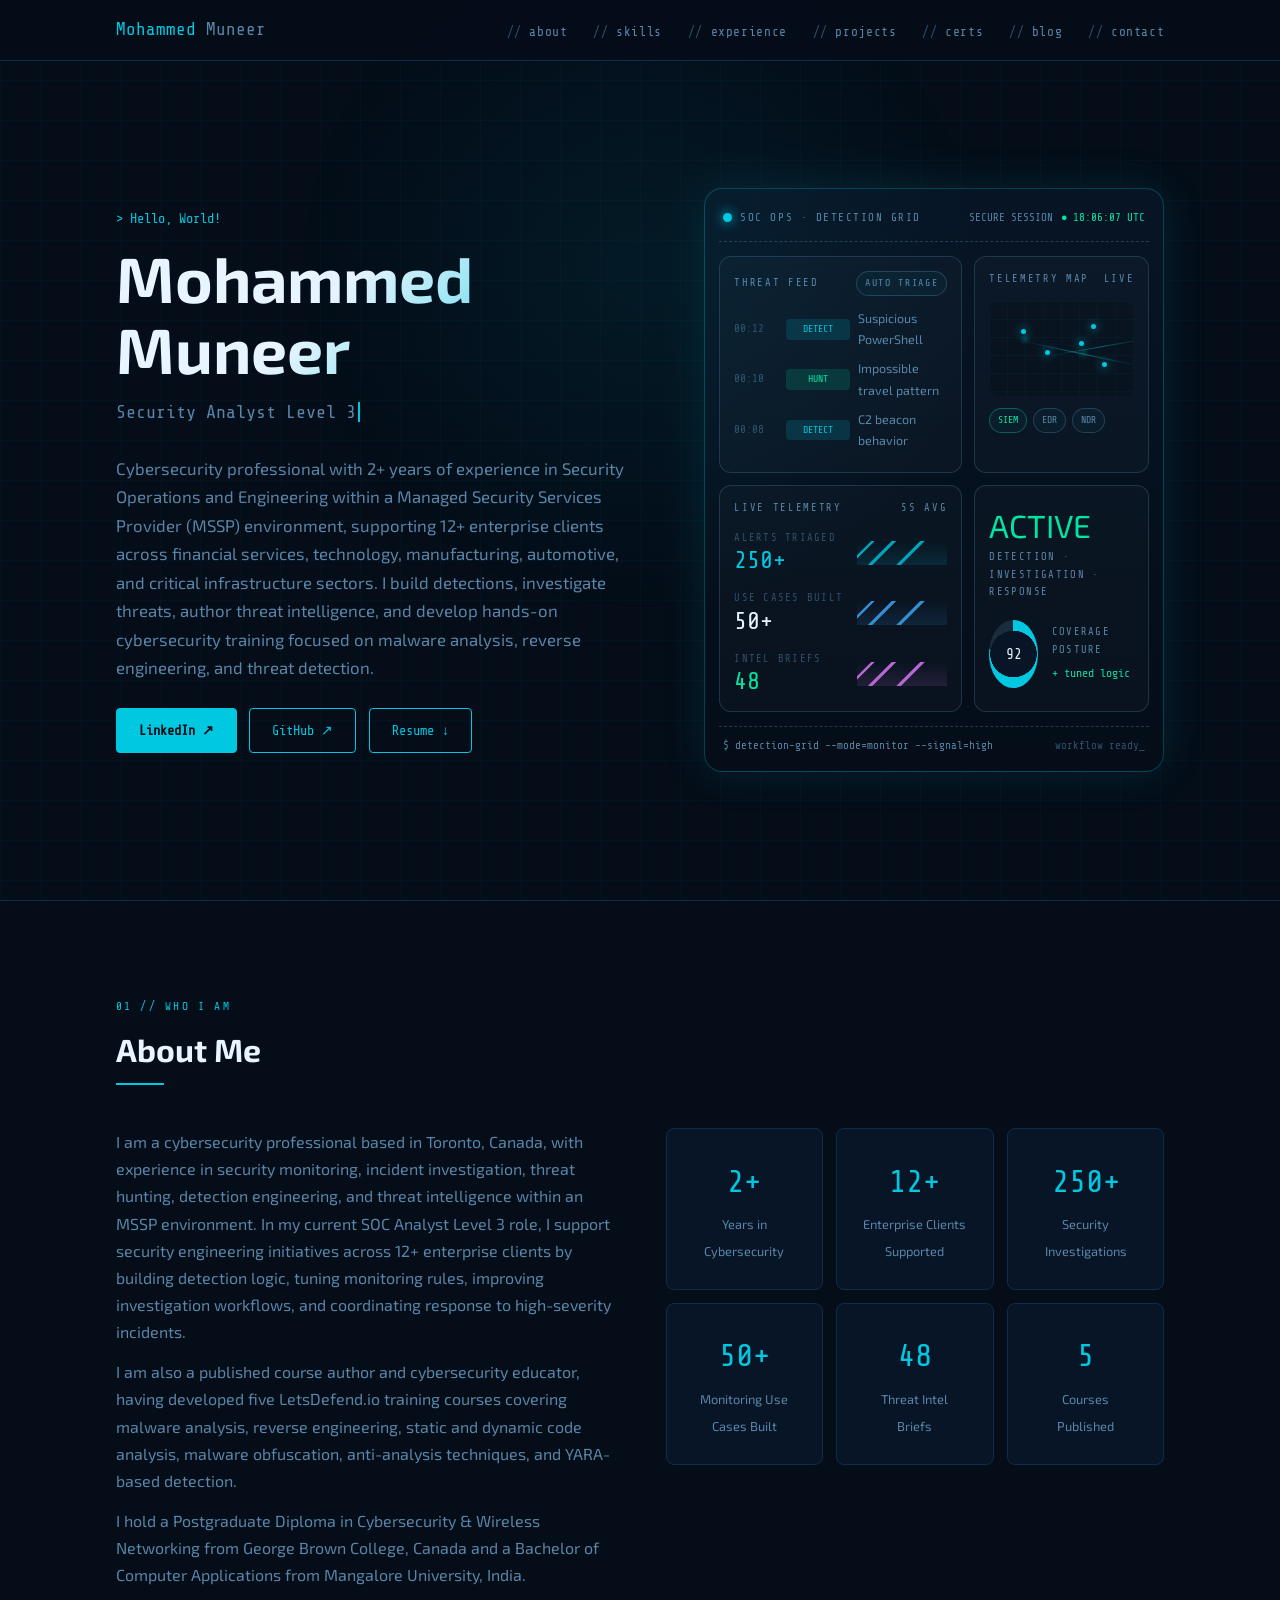
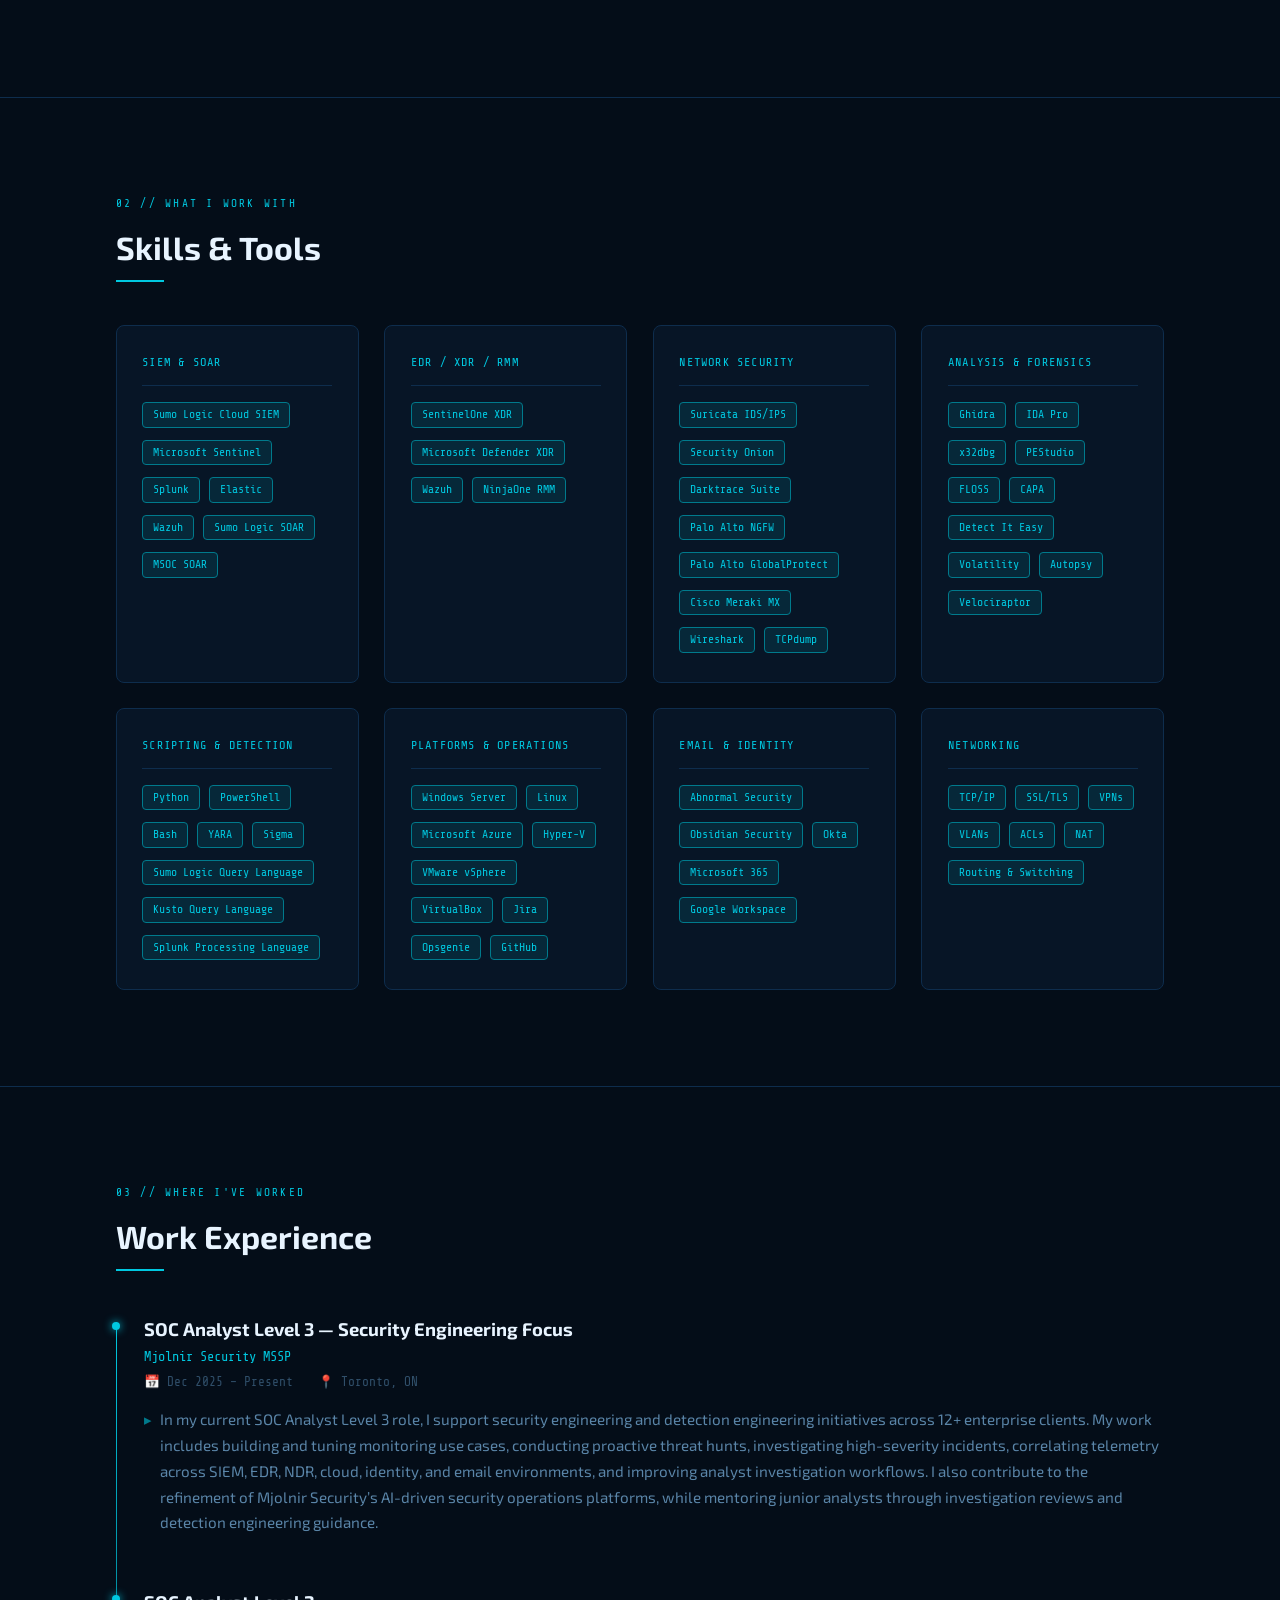
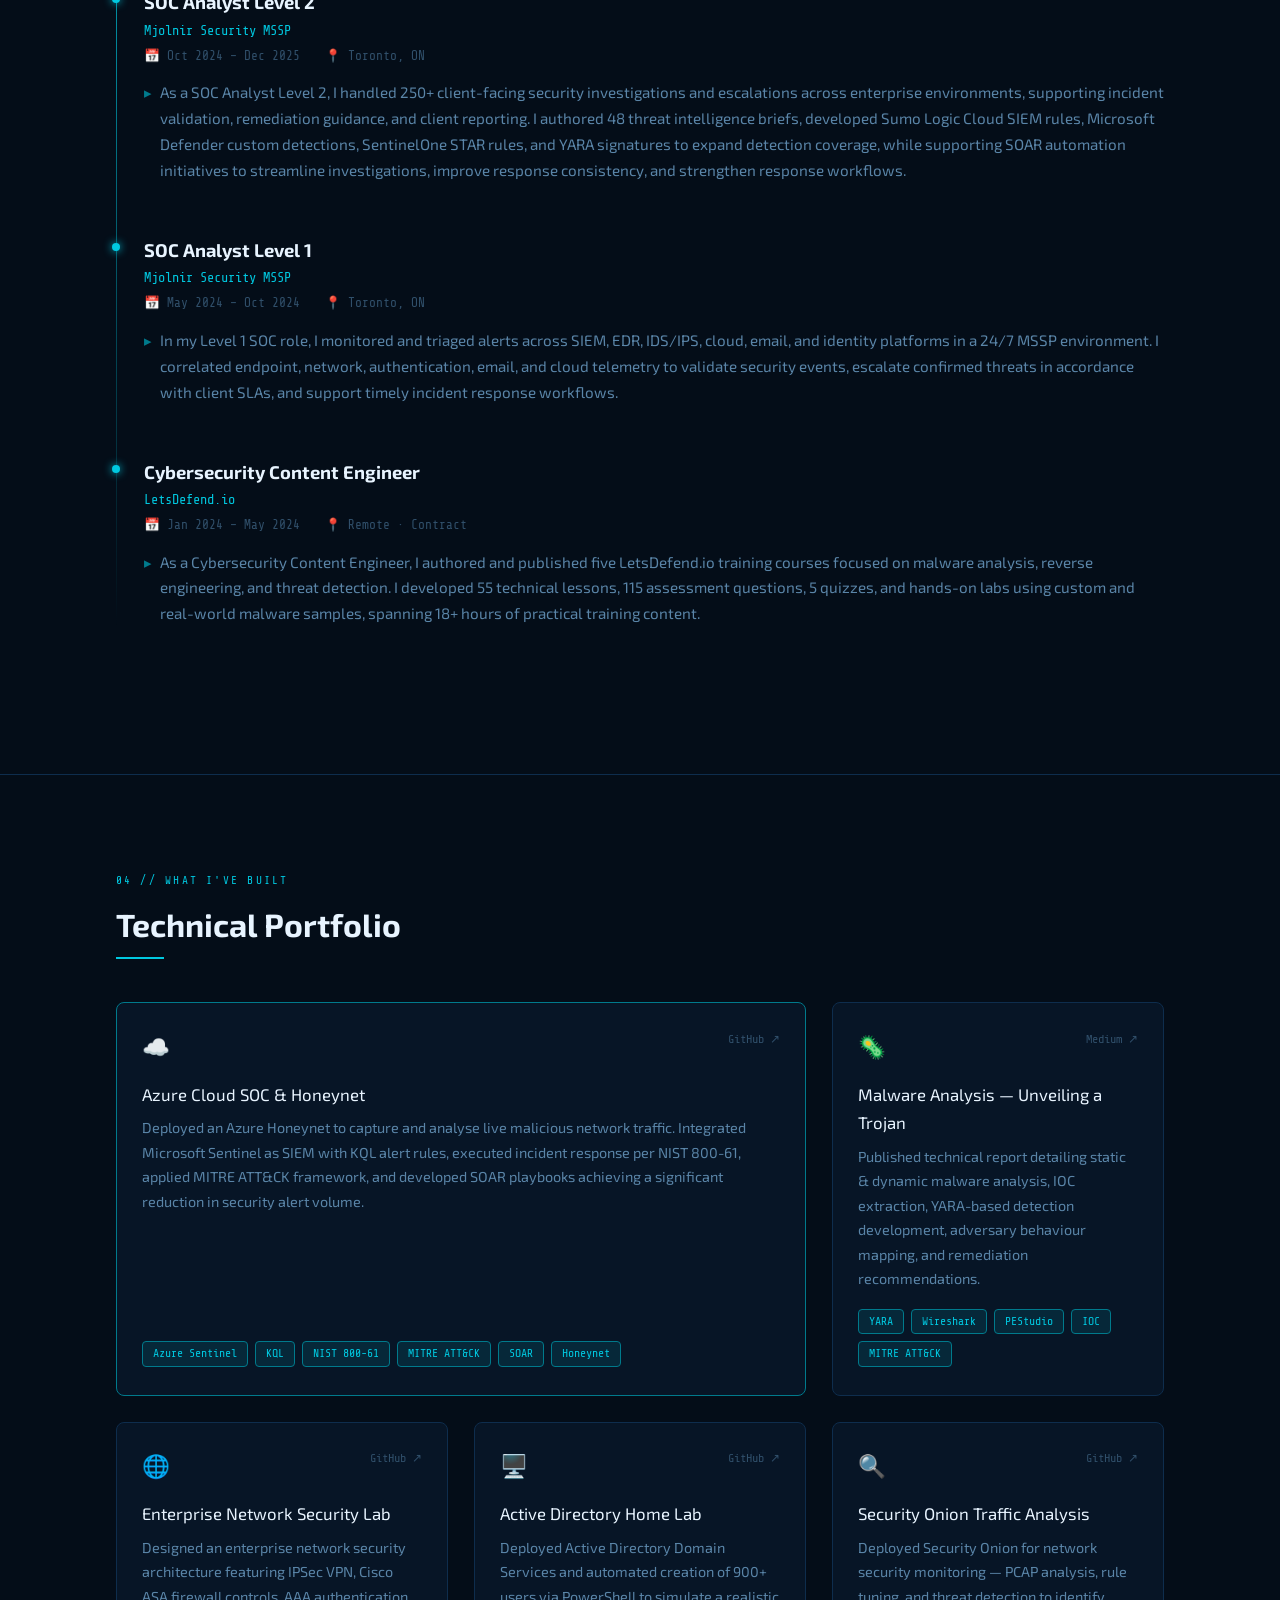
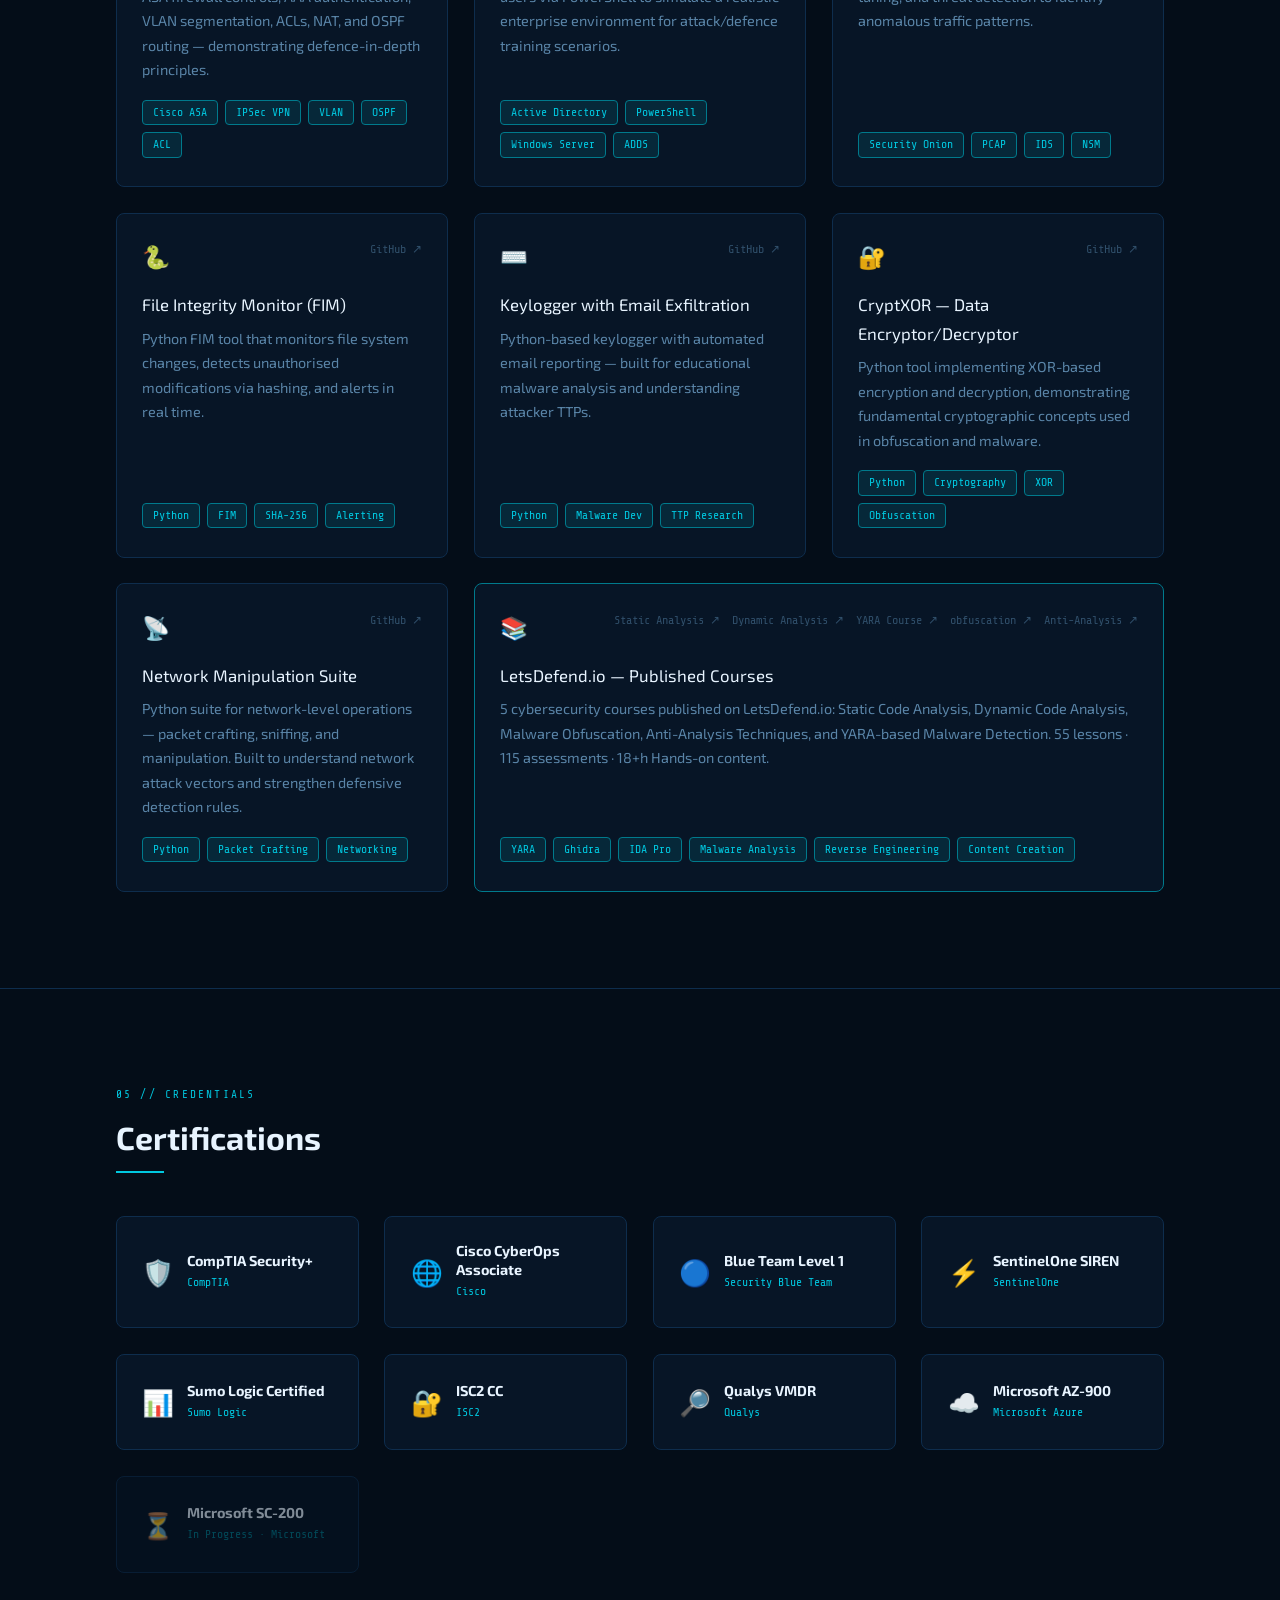
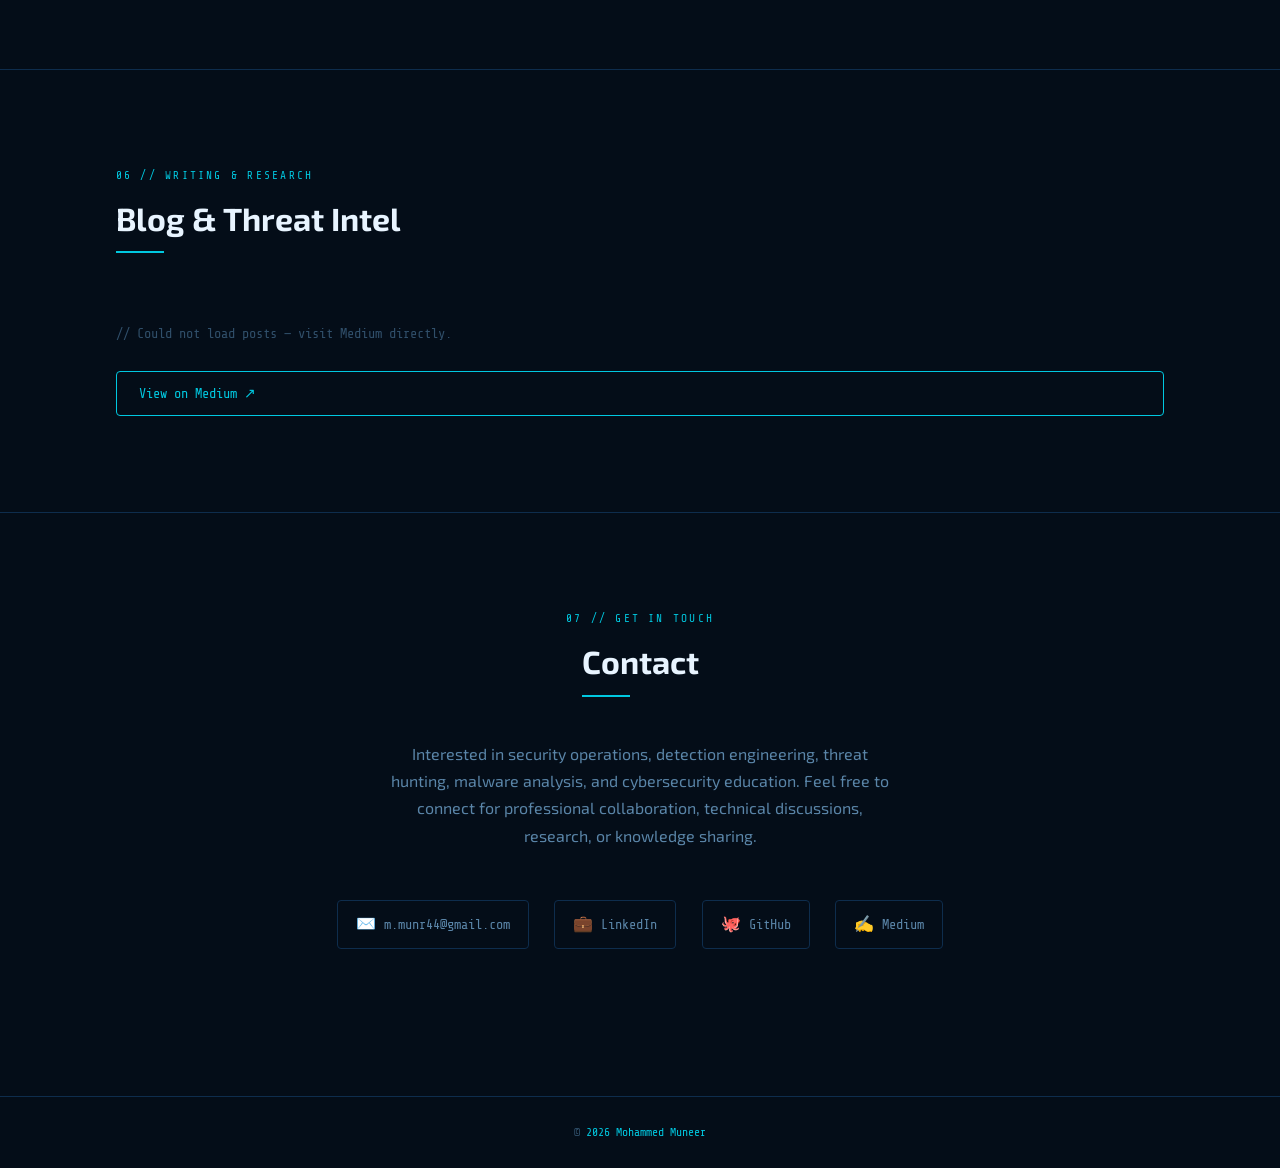
<file: index.html>
<!DOCTYPE html>
<html lang="en">
<head>
  <meta charset="UTF-8" />
  <meta name="viewport" content="width=device-width, initial-scale=1.0" />
  <title>Mohammed Muneer | Cybersecurity Portfolio</title>
  <meta name="description" content="SOC Analyst L3 & Cybersecurity Content Engineer — Toronto, ON" />
  <link rel="stylesheet" href="style.css" />
</head>
<body>

  <!-- ══ NAVBAR ══════════════════════════════════════════════ -->
  <nav id="navbar">
    <div class="container nav-inner">
      <div class="nav-logo">Mohammed<span> Muneer</span></div>
      <button class="hamburger" id="hamburger" aria-label="Toggle menu">
        <span></span><span></span><span></span>
      </button>
      <ul class="nav-links" id="nav-links">
        <li><a href="#about">about</a></li>
        <li><a href="#skills">skills</a></li>
        <li><a href="#experience">experience</a></li>
        <li><a href="#projects">projects</a></li>
        <li><a href="#certifications">certs</a></li>
        <li><a href="#blog">blog</a></li>
        <li><a href="#contact">contact</a></li>
      </ul>
    </div>
  </nav>

  <!-- ══ HERO ════════════════════════════════════════════════ -->
  <section id="hero">
    <div class="container hero-inner">
      <div class="hero-content">
        <p class="hero-eyebrow">Hello, World!</p>
        <h1 class="hero-name">Mohammed Muneer</h1>
        <div class="hero-roles">
          <span id="typed"></span><span class="cursor"></span>
        </div>
        <p class="hero-tagline">
          Cybersecurity professional with 2+ years of experience in Security Operations and Engineering within a Managed Security Services Provider (MSSP) environment, 
          supporting 12+ enterprise clients across financial services, technology, manufacturing, automotive, and critical infrastructure sectors. I build detections, 
          investigate threats, author threat intelligence, and develop hands-on cybersecurity training focused on malware analysis, reverse engineering, and threat detection.
        </p>
        <div class="hero-ctas">
          <a href="https://www.linkedin.com/in/muneer44/" class="btn btn-fill" target="_blank">LinkedIn ↗</a>
          <a href="https://github.com/muneer44" class="btn" target="_blank">GitHub ↗</a>
          <!-- UPDATE: Add your resume PDF to the repo and update the filename below -->
          <a href="Mohammed_Muneer_Resume.pdf" class="btn" download>Resume ↓</a>
        </div>
      </div>
      
<!-- Right: SOC command dashboard -->
<div class="soc-dash-wrap">
  <div class="soc-dash">

    <div class="soc-dash-head">
      <div class="soc-head-left">
        <span class="soc-live-dot"></span>
        <span class="soc-mono">SOC OPS · DETECTION GRID</span>
      </div>
      <div class="soc-head-right">
        <span>SECURE SESSION</span>
        <span class="soc-ok">● <span id="utc-clock">UTC</span></span>
      </div>
    </div>

    <div class="soc-dash-grid">

      <div class="soc-card soc-feed-card">
        <div class="soc-card-head">
          <span>THREAT FEED</span>
          <span class="soc-chip">AUTO TRIAGE</span>
        </div>
        <div class="soc-feed">
          <div><span class="soc-time">00:12</span><span class="soc-badge detect">DETECT</span><span>Suspicious PowerShell</span></div>
          <div><span class="soc-time">00:10</span><span class="soc-badge hunt">HUNT</span><span>Impossible travel pattern</span></div>
          <div><span class="soc-time">00:08</span><span class="soc-badge detect">DETECT</span><span>C2 beacon behavior</span></div>
          <div><span class="soc-time">00:05</span><span class="soc-badge alert">REVIEW</span><span>Privilege escalation signal</span></div>
          <div><span class="soc-time">00:03</span><span class="soc-badge block">BLOCKED</span><span>Credential stuffing attempt</span></div>
        </div>
      </div>

      <div class="soc-card soc-map-card">
        <div class="soc-card-head">
          <span>TELEMETRY MAP</span>
          <span>LIVE</span>
        </div>
        <div class="soc-map">
          <span class="map-dot d1"></span>
          <span class="map-dot d2"></span>
          <span class="map-dot d3"></span>
          <span class="map-dot d4"></span>
          <span class="map-dot d5"></span>
          <span class="map-line l1"></span>
          <span class="map-line l2"></span>
        </div>
        <div class="soc-map-chips">
          <span class="soc-chip ok">SIEM</span>
          <span class="soc-chip">EDR</span>
          <span class="soc-chip">NDR</span>
        </div>
      </div>

      <div class="soc-card soc-telemetry-card">
        <div class="soc-card-head">
          <span>LIVE TELEMETRY</span>
          <span>5s avg</span>
        </div>

        <div class="soc-metric-row">
          <div>
            <span class="soc-metric-label">Alerts triaged</span>
            <span class="soc-metric-value">250+</span>
          </div>
          <div class="soc-sparkline"></div>
        </div>

        <div class="soc-metric-row">
          <div>
            <span class="soc-metric-label">Use cases built</span>
            <span class="soc-metric-value blue">50+</span>
          </div>
          <div class="soc-sparkline alt"></div>
        </div>

        <div class="soc-metric-row">
          <div>
            <span class="soc-metric-label">Intel briefs</span>
            <span class="soc-metric-value green">48</span>
          </div>
          <div class="soc-sparkline green"></div>
        </div>
      </div>

      <div class="soc-card soc-status-card">
        <div class="soc-status">ACTIVE</div>
        <div class="soc-status-sub">Detection · Investigation · Response</div>

        <div class="soc-ring-row">
          <div class="soc-ring">
            <span>92</span>
          </div>
          <div>
            <div class="soc-ring-label">Coverage posture</div>
            <div class="soc-ring-delta">+ tuned logic</div>
          </div>
        </div>
      </div>

    </div>

    <div class="soc-dash-foot">
      <span>$ detection-grid --mode=monitor --signal=high</span>
      <span>workflow ready_</span>
    </div>

  </div>
</div>


  </div>
</div>
		
    </div>
  </section>

  <!-- ══ ABOUT ═══════════════════════════════════════════════ -->
  <section id="about">
    <div class="container fade-in">
      <p class="section-label">01 // who I am</p>
      <h2 class="section-title">About Me</h2>
      <div class="about-grid">
        <div class="about-text">
          <p>
		       I am a cybersecurity professional based in Toronto, Canada, with experience in security monitoring, incident investigation, threat hunting, 
            detection engineering, and threat intelligence within an MSSP environment. In my current SOC Analyst Level 3 role, I support security engineering 
            initiatives across 12+ enterprise clients by building detection logic, tuning monitoring rules, improving investigation workflows, and coordinating 
            response to high-severity incidents.
          </p>
          <p>
		       I am also a published course author and cybersecurity educator, having developed five LetsDefend.io training courses covering malware analysis, 
            reverse engineering, static and dynamic code analysis, malware obfuscation, anti-analysis techniques, and YARA-based detection.
          </p>
          <p>
            I hold a Postgraduate Diploma in Cybersecurity &amp; Wireless Networking from George Brown College, Canada 
            and a Bachelor of Computer Applications from Mangalore University, India.
          </p>
        </div>
        <div class="about-stats">
          <div class="stat-card">
            <span class="stat-number">2+</span>
            <span class="stat-desc">Years in Cybersecurity</span>
          </div>
          <div class="stat-card">
            <span class="stat-number">12+</span>
            <span class="stat-desc">Enterprise Clients Supported</span>
          </div>
          <div class="stat-card">
            <span class="stat-number">250+</span>
            <span class="stat-desc">Security Investigations</span>
          </div>
          <div class="stat-card">
            <span class="stat-number">50+</span>
            <span class="stat-desc">Monitoring Use Cases Built</span>
          </div>
          <div class="stat-card">
            <span class="stat-number">48</span>
            <span class="stat-desc">Threat Intel Briefs</span>
          </div>
          <div class="stat-card">
            <span class="stat-number">5</span>
            <span class="stat-desc">Courses Published</span>
          </div>
        </div>
      </div>
    </div>
  </section>

  <!-- ══ SKILLS ══════════════════════════════════════════════ -->
  <section id="skills">
    <div class="container fade-in">
      <p class="section-label">02 // what I work with</p>
      <h2 class="section-title">Skills & Tools</h2>
      <div class="skills-grid">

        <div class="skill-category">
          <div class="skill-cat-title">SIEM & SOAR</div>
          <div class="skill-items">
            <span class="tag">Sumo Logic Cloud SIEM</span>
            <span class="tag">Microsoft Sentinel</span>
            <span class="tag">Splunk</span>
            <span class="tag">Elastic</span>
            <span class="tag">Wazuh</span>
            <span class="tag">Sumo Logic SOAR</span>
            <span class="tag">MSOC SOAR</span>
          </div>
        </div>

        <div class="skill-category">
          <div class="skill-cat-title">EDR / XDR / RMM</div>
          <div class="skill-items">
            <span class="tag">SentinelOne XDR</span>
            <span class="tag">Microsoft Defender XDR</span>
            <span class="tag">Wazuh</span>
            <span class="tag">NinjaOne RMM</span>
          </div>
        </div>

        <div class="skill-category">
          <div class="skill-cat-title">Network Security</div>
          <div class="skill-items">
            <span class="tag">Suricata IDS/IPS</span>
            <span class="tag">Security Onion</span>
            <span class="tag">Darktrace Suite</span>
            <span class="tag">Palo Alto NGFW</span>
            <span class="tag">Palo Alto GlobalProtect</span>
            <span class="tag">Cisco Meraki MX</span>
            <span class="tag">Wireshark</span>
            <span class="tag">TCPdump</span>
          </div>
        </div>

        <div class="skill-category">
          <div class="skill-cat-title">Analysis & Forensics</div>
          <div class="skill-items">
            <span class="tag">Ghidra</span>
            <span class="tag">IDA Pro</span>
            <span class="tag">x32dbg</span>
            <span class="tag">PEStudio</span>
            <span class="tag">FLOSS</span>
            <span class="tag">CAPA</span>
            <span class="tag">Detect It Easy</span>
            <span class="tag">Volatility</span>
            <span class="tag">Autopsy</span>
            <span class="tag">Velociraptor</span>
          </div>
        </div>

        <div class="skill-category">
          <div class="skill-cat-title">Scripting & Detection</div>
          <div class="skill-items">
            <span class="tag">Python</span>
            <span class="tag">PowerShell</span>
            <span class="tag">Bash</span>
            <span class="tag">YARA</span>
            <span class="tag">Sigma</span>
            <span class="tag">Sumo Logic Query Language</span>
            <span class="tag">Kusto Query Language</span>
            <span class="tag">Splunk Processing Language</span>
          </div>
        </div>

        <div class="skill-category">
          <div class="skill-cat-title">Platforms & Operations</div>
          <div class="skill-items">
            <span class="tag">Windows Server</span>
            <span class="tag">Linux</span>
            <span class="tag">Microsoft Azure</span>
            <span class="tag">Hyper-V</span>
            <span class="tag">VMware vSphere</span>
            <span class="tag">VirtualBox</span>
            <span class="tag">Jira</span>
            <span class="tag">Opsgenie</span>
            <span class="tag">GitHub</span>
          </div>
        </div>

        <div class="skill-category">
          <div class="skill-cat-title">Email & Identity</div>
          <div class="skill-items">
            <span class="tag">Abnormal Security</span>
            <span class="tag">Obsidian Security</span>
			<span class="tag">Okta</span>
            <span class="tag">Microsoft 365</span>
            <span class="tag">Google Workspace</span>
          </div>
        </div>

        <div class="skill-category">
          <div class="skill-cat-title">Networking</div>
          <div class="skill-items">
            <span class="tag">TCP/IP</span>
            <span class="tag">SSL/TLS</span>
            <span class="tag">VPNs</span>
            <span class="tag">VLANs</span>
            <span class="tag">ACLs</span>
            <span class="tag">NAT</span>
            <span class="tag">Routing & Switching</span>
          </div>
        </div>

      </div>
    </div>
  </section>

  <!-- ══ EXPERIENCE ══════════════════════════════════════════ -->
  <section id="experience">
    <div class="container fade-in">
      <p class="section-label">03 // where I've worked</p>
      <h2 class="section-title">Work Experience</h2>
      <div class="timeline">

        <!-- JOB 1 -->
        <div class="timeline-item">
          <div class="timeline-header">
            <div class="job-title">SOC Analyst Level 3 — Security Engineering Focus</div>
            <div class="job-company">Mjolnir Security MSSP</div>
            <div class="job-meta">
              <span>📅 Dec 2025 – Present</span>
              <span>📍 Toronto, ON</span>
            </div>
          </div>
          <ul>
            <li>In my current SOC Analyst Level 3 role, I support security engineering and detection engineering initiatives across 12+ enterprise clients. My work includes building and tuning monitoring use cases, 
				conducting proactive threat hunts, investigating high-severity incidents, correlating telemetry across SIEM, EDR, NDR, cloud, identity, and email environments, and improving analyst investigation workflows. 
				I also contribute to the refinement of Mjolnir Security’s AI-driven security operations platforms, while mentoring junior analysts through investigation reviews and detection engineering guidance.</li>
          </ul>
        </div>

        <!-- JOB 2 -->
        <div class="timeline-item">
          <div class="timeline-header">
            <div class="job-title">SOC Analyst Level 2</div>
            <div class="job-company">Mjolnir Security MSSP</div>
            <div class="job-meta">
              <span>📅 Oct 2024 – Dec 2025</span>
              <span>📍 Toronto, ON</span>
            </div>
          </div>
          <ul>
            <li>As a SOC Analyst Level 2, I handled 250+ client-facing security investigations and escalations across enterprise environments, supporting incident validation, 
				remediation guidance, and client reporting. I authored 48 threat intelligence briefs, developed Sumo Logic Cloud SIEM rules, Microsoft Defender custom detections, 
				SentinelOne STAR rules, and YARA signatures to expand detection coverage, while supporting SOAR automation initiatives to streamline investigations, improve response consistency, and strengthen response workflows.</li>
          </ul>
        </div>

        <!-- JOB 3 -->
        <div class="timeline-item">
          <div class="timeline-header">
            <div class="job-title">SOC Analyst Level 1</div>
            <div class="job-company">Mjolnir Security MSSP</div>
            <div class="job-meta">
              <span>📅 May 2024 – Oct 2024</span>
              <span>📍 Toronto, ON</span>
            </div>
          </div>
          <ul>
            <li>In my Level 1 SOC role, I monitored and triaged alerts across SIEM, EDR, IDS/IPS, cloud, email, and identity platforms in a 24/7 MSSP environment. 
				I correlated endpoint, network, authentication, email, and cloud telemetry to validate security events, escalate confirmed threats in accordance with client SLAs, and support timely incident response workflows.</li>
          </ul>
        </div>

        <!-- JOB 4 -->
        <div class="timeline-item">
          <div class="timeline-header">
            <div class="job-title">Cybersecurity Content Engineer</div>
            <div class="job-company">LetsDefend.io</div>
            <div class="job-meta">
              <span>📅 Jan 2024 – May 2024</span>
              <span>📍 Remote · Contract</span>
            </div>
          </div>
          <ul>
            <li>As a Cybersecurity Content Engineer, I authored and published five LetsDefend.io training courses focused on malware analysis, reverse engineering, and threat detection. 
				I developed 55 technical lessons, 115 assessment questions, 5 quizzes, and hands-on labs using custom and real-world malware samples, spanning 18+ hours of practical training content.</li>
          </ul>
        </div>

      </div>
    </div>
  </section>

  <!-- ══ PROJECTS ════════════════════════════════════════════ -->
  <section id="projects">
    <div class="container fade-in">
      <p class="section-label">04 // what I've built</p>
      <h2 class="section-title">Technical Portfolio</h2>
      <div class="projects-grid">

        <!-- FEATURED -->  
        <div class="project-card featured">
          <div class="project-top">
            <span class="project-icon">☁️</span>
            <div class="project-links">
              <a href="https://github.com/Muneer44/CloudHoneynet" target="_blank">GitHub ↗</a>
            </div>
          </div>
          <div class="project-title">Azure Cloud SOC & Honeynet</div>
          <p class="project-desc">
            Deployed an Azure Honeynet to capture and analyse live malicious network traffic.
            Integrated Microsoft Sentinel as SIEM with KQL alert rules, executed incident response
            per NIST 800-61, applied MITRE ATT&CK framework, and developed SOAR playbooks
            achieving a significant reduction in security alert volume.
          </p>
          <div class="project-tags">
            <span class="tag">Azure Sentinel</span>
            <span class="tag">KQL</span>
            <span class="tag">NIST 800-61</span>
            <span class="tag">MITRE ATT&CK</span>
            <span class="tag">SOAR</span>
            <span class="tag">Honeynet</span>
          </div>
        </div>

        <!-- PROJECT: Malware Analysis -->
        <div class="project-card">
          <div class="project-top">
            <span class="project-icon">🦠</span>
            <div class="project-links">
              <a href="https://medium.com/@m.munr44/unveiling-malware-a-journey-from-analysis-to-detection-a589f4700dfa" target="_blank">Medium ↗</a>
            </div>
          </div>
          <div class="project-title">Malware Analysis — Unveiling a Trojan</div>
          <p class="project-desc">
            Published technical report detailing static &amp; dynamic malware analysis,
            IOC extraction, YARA-based detection development, adversary behaviour mapping,
            and remediation recommendations.
          </p>
          <div class="project-tags">
            <span class="tag">YARA</span>
            <span class="tag">Wireshark</span>
            <span class="tag">PEStudio</span>
            <span class="tag">IOC</span>
            <span class="tag">MITRE ATT&CK</span>
          </div>
        </div>

        <!-- PROJECT: NetSec -->
        <div class="project-card">
          <div class="project-top">
            <span class="project-icon">🌐</span>
            <div class="project-links">
              <a href="https://github.com/Muneer44/CPT-NetSec-2.0" target="_blank">GitHub ↗</a>
            </div>
          </div>
          <div class="project-title">Enterprise Network Security Lab</div>
          <p class="project-desc">
            Designed an enterprise network security architecture featuring IPSec VPN,
            Cisco ASA firewall controls, AAA authentication, VLAN segmentation, ACLs,
            NAT, and OSPF routing — demonstrating defence-in-depth principles.
          </p>
          <div class="project-tags">
            <span class="tag">Cisco ASA</span>
            <span class="tag">IPSec VPN</span>
            <span class="tag">VLAN</span>
            <span class="tag">OSPF</span>
            <span class="tag">ACL</span>
          </div>
        </div>

        <!-- PROJECT: Active Directory -->
        <div class="project-card">
          <div class="project-top">
            <span class="project-icon">🖥️</span>
            <div class="project-links">
              <a href="https://github.com/Muneer44/Active-Directory-Home-Lab" target="_blank">GitHub ↗</a>
            </div>
          </div>
          <div class="project-title">Active Directory Home Lab</div>
          <p class="project-desc">
            Deployed Active Directory Domain Services and automated creation of 900+ users
            via PowerShell to simulate a realistic enterprise environment for
            attack/defence training scenarios.
          </p>
          <div class="project-tags">
            <span class="tag">Active Directory</span>
            <span class="tag">PowerShell</span>
            <span class="tag">Windows Server</span>
            <span class="tag">ADDS</span>
          </div>
        </div>

        <!-- PROJECT: Security Onion -->
        <div class="project-card">
          <div class="project-top">
            <span class="project-icon">🔍</span>
            <div class="project-links">
              <a href="https://github.com/Muneer44/Security-Onion-Traffic-Analysis" target="_blank">GitHub ↗</a>
            </div>
          </div>
          <div class="project-title">Security Onion Traffic Analysis</div>
          <p class="project-desc">
            Deployed Security Onion for network security monitoring — PCAP analysis,
            rule tuning, and threat detection to identify anomalous traffic patterns.
          </p>
          <div class="project-tags">
            <span class="tag">Security Onion</span>
            <span class="tag">PCAP</span>
            <span class="tag">IDS</span>
            <span class="tag">NSM</span>
          </div>
        </div>

        <!-- PROJECT: FIM -->
        <div class="project-card">
          <div class="project-top">
            <span class="project-icon">🐍</span>
            <div class="project-links">
              <a href="https://github.com/Muneer44/File-Integrity-Monitor" target="_blank">GitHub ↗</a>
            </div>
          </div>
          <div class="project-title">File Integrity Monitor (FIM)</div>
          <p class="project-desc">
            Python FIM tool that monitors file system changes, detects unauthorised
            modifications via hashing, and alerts in real time.
          </p>
          <div class="project-tags">
            <span class="tag">Python</span>
            <span class="tag">FIM</span>
            <span class="tag">SHA-256</span>
            <span class="tag">Alerting</span>
          </div>
        </div>

        <!-- PROJECT: Keylogger -->
        <div class="project-card">
          <div class="project-top">
            <span class="project-icon">⌨️</span>
            <div class="project-links">
              <a href="https://github.com/Muneer44/Python-Keylogger" target="_blank">GitHub ↗</a>
            </div>
          </div>
          <div class="project-title">Keylogger with Email Exfiltration</div>
          <p class="project-desc">
            Python-based keylogger with automated email reporting — built for
            educational malware analysis and understanding attacker TTPs.
          </p>
          <div class="project-tags">
            <span class="tag">Python</span>
            <span class="tag">Malware Dev</span>
            <span class="tag">TTP Research</span>
          </div>
        </div>

        <!-- PROJECT: CryptXOR -->
        <div class="project-card">
          <div class="project-top">
            <span class="project-icon">🔐</span>
            <div class="project-links">
              <a href="https://github.com/Muneer44/CryptXOR" target="_blank">GitHub ↗</a>
            </div>
          </div>
          <div class="project-title">CryptXOR — Data Encryptor/Decryptor</div>
          <p class="project-desc">
            Python tool implementing XOR-based encryption and decryption,
            demonstrating fundamental cryptographic concepts used in obfuscation and malware.
          </p>
          <div class="project-tags">
            <span class="tag">Python</span>
            <span class="tag">Cryptography</span>
            <span class="tag">XOR</span>
            <span class="tag">Obfuscation</span>
          </div>
        </div>

        <!-- PROJECT: Network Manipulation Suite -->
        <div class="project-card">
          <div class="project-top">
            <span class="project-icon">📡</span>
            <div class="project-links">
              <a href="https://github.com/Muneer44/Network-Manipulation-Suite" target="_blank">GitHub ↗</a>
            </div>
          </div>
          <div class="project-title">Network Manipulation Suite</div>
          <p class="project-desc">
            Python suite for network-level operations — packet crafting,
            sniffing, and manipulation. Built to understand network attack vectors
            and strengthen defensive detection rules.
          </p>
          <div class="project-tags">
            <span class="tag">Python</span>
            <span class="tag">Packet Crafting</span>
            <span class="tag">Networking</span>
          </div>
        </div>

		<!-- PROJECT: LetsDefend Courses -->
        <div class="project-card featured">
          <div class="project-top">
            <span class="project-icon">📚</span>
            <div class="project-links">
              <a href="https://app.letsdefend.io/training/lessons/static-code-analysis" target="_blank">Static Analysis ↗</a>
			  <a href="https://app.letsdefend.io/training/lessons/dynamic-code-analysis" target="_blank">Dynamic Analysis ↗</a>
              <a href="https://app.letsdefend.io/training/lessons/mastering-yara-for-malware-detection" target="_blank">YARA Course ↗</a>
			  <a href="https://app.letsdefend.io/training/lessons/malware-obfuscation-techniques" target="_blank">obfuscation ↗</a>
			  <a href="https://app.letsdefend.io/training/lessons/malware-anti-analysis-techniques" target="_blank">Anti-Analysis ↗</a>
            </div>
          </div>
          <div class="project-title">LetsDefend.io — Published Courses</div>
          <p class="project-desc">
            5 cybersecurity courses published on LetsDefend.io: Static Code Analysis,
            Dynamic Code Analysis, Malware Obfuscation, Anti-Analysis Techniques,
            and YARA-based Malware Detection. 55 lessons · 115 assessments · 18+h Hands-on content.
          </p>
          <div class="project-tags">
            <span class="tag">YARA</span>
            <span class="tag">Ghidra</span>
            <span class="tag">IDA Pro</span>
            <span class="tag">Malware Analysis</span>
            <span class="tag">Reverse Engineering</span>
            <span class="tag">Content Creation</span>
          </div>
        </div>
		  
      </div>
    </div>
  </section>

  <!-- ══ CERTIFICATIONS ══════════════════════════════════════ -->
  <section id="certifications">
    <div class="container fade-in">
      <p class="section-label">05 // credentials</p>
      <h2 class="section-title">Certifications</h2>
      <div class="certs-grid">

        <a href="https://www.credly.com/badges/ca39a87d-e254-40ac-8058-d2efea0ae7e9" class="cert-card" target="_blank">
          <span class="cert-icon">🛡️</span>
          <div><div class="cert-name">CompTIA Security+</div><div class="cert-issuer">CompTIA</div></div>
        </a>

        <!-- UPDATE: Add your Cisco CyberOps badge URL when available -->
        <a href="#" class="cert-card" target="_blank">
          <span class="cert-icon">🌐</span>
          <div><div class="cert-name">Cisco CyberOps Associate</div><div class="cert-issuer">Cisco</div></div>
        </a>

        <a href="https://www.credly.com/badges/10aa1b27-51f7-473b-83e6-84a09603c8a9" class="cert-card" target="_blank">
          <span class="cert-icon">🔵</span>
          <div><div class="cert-name">Blue Team Level 1</div><div class="cert-issuer">Security Blue Team</div></div>
        </a>

        <!-- UPDATE: Add SentinelOne SIREN badge URL when available -->
        <a href="#" class="cert-card" target="_blank">
          <span class="cert-icon">⚡</span>
          <div><div class="cert-name">SentinelOne SIREN</div><div class="cert-issuer">SentinelOne</div></div>
        </a>

        <a href="https://verify.skilljar.com/c/br7sfusdj393" class="cert-card" target="_blank">
          <span class="cert-icon">📊</span>
          <div><div class="cert-name">Sumo Logic Certified</div><div class="cert-issuer">Sumo Logic</div></div>
        </a>

        <a href="https://www.linkedin.com/posts/muneer44_cybersecurity-isc2-certification-activity-7126191292602023936-8AFv" class="cert-card" target="_blank">
          <span class="cert-icon">🔐</span>
          <div><div class="cert-name">ISC2 CC</div><div class="cert-issuer">ISC2</div></div>
        </a>

        <a href="https://github.com/Muneer44/Muneer44/assets/117259069/d78a965a-2e3b-48c3-a6be-c9986cd719c9" class="cert-card" target="_blank">
          <span class="cert-icon">🔎</span>
          <div><div class="cert-name">Qualys VMDR</div><div class="cert-issuer">Qualys</div></div>
        </a>

        <a href="https://learn.microsoft.com/en-us/users/mohammedmuneer-4021/credentials/7f4fd672e12f287b" class="cert-card" target="_blank">
          <span class="cert-icon">☁️</span>
          <div><div class="cert-name">Microsoft AZ-900</div><div class="cert-issuer">Microsoft Azure</div></div>
        </a>

        <!-- SC-200 in progress — no link yet -->
        <div class="cert-card cert-card--wip">
          <span class="cert-icon">⏳</span>
          <div>
            <div class="cert-name">Microsoft SC-200</div>
            <div class="cert-issuer">In Progress · Microsoft</div>
          </div>
        </div>

      </div>
    </div>
  </section>

  <!-- ══ BLOG ════════════════════════════════════════════════ -->
  <section id="blog">
    <div class="container fade-in">
      <p class="section-label">06 // writing & research</p>
      <h2 class="section-title">Blog & Threat Intel</h2>
      <p id="blog-loading" class="blog-loading">// fetching latest posts from Medium...</p>
      <div class="blog-grid" id="blog-grid"></div>
    </div>
  </section>

  <!-- ══ CONTACT ═════════════════════════════════════════════ -->
  <section id="contact">
    <div class="container fade-in">
      <p class="section-label">07 // get in touch</p>
      <h2 class="section-title">Contact</h2>
      <p class="contact-tagline">
	  Interested in security operations, detection engineering, threat hunting, malware analysis, and cybersecurity education. Feel free to connect for professional collaboration, technical discussions, research, or knowledge sharing.
      </p>
      <div class="contact-links">
        <a href="mailto:m.munr44@gmail.com" class="contact-link"><span class="icon">✉️</span> m.munr44@gmail.com</a>
        <a href="https://www.linkedin.com/in/muneer44/" class="contact-link" target="_blank"><span class="icon">💼</span> LinkedIn</a>
        <a href="https://github.com/muneer44" class="contact-link" target="_blank"><span class="icon">🐙</span> GitHub</a>
        <a href="https://medium.com/@m.munr44" class="contact-link" target="_blank"><span class="icon">✍️</span> Medium</a>
      </div>
    </div>
  </section>

  <footer>
    <div class="container">
      <p>© <span id="year"></span> <span>Mohammed Muneer</span></p>
    </div>
  </footer>

  <script src="script.js"></script>
</body>
</html>
</file>
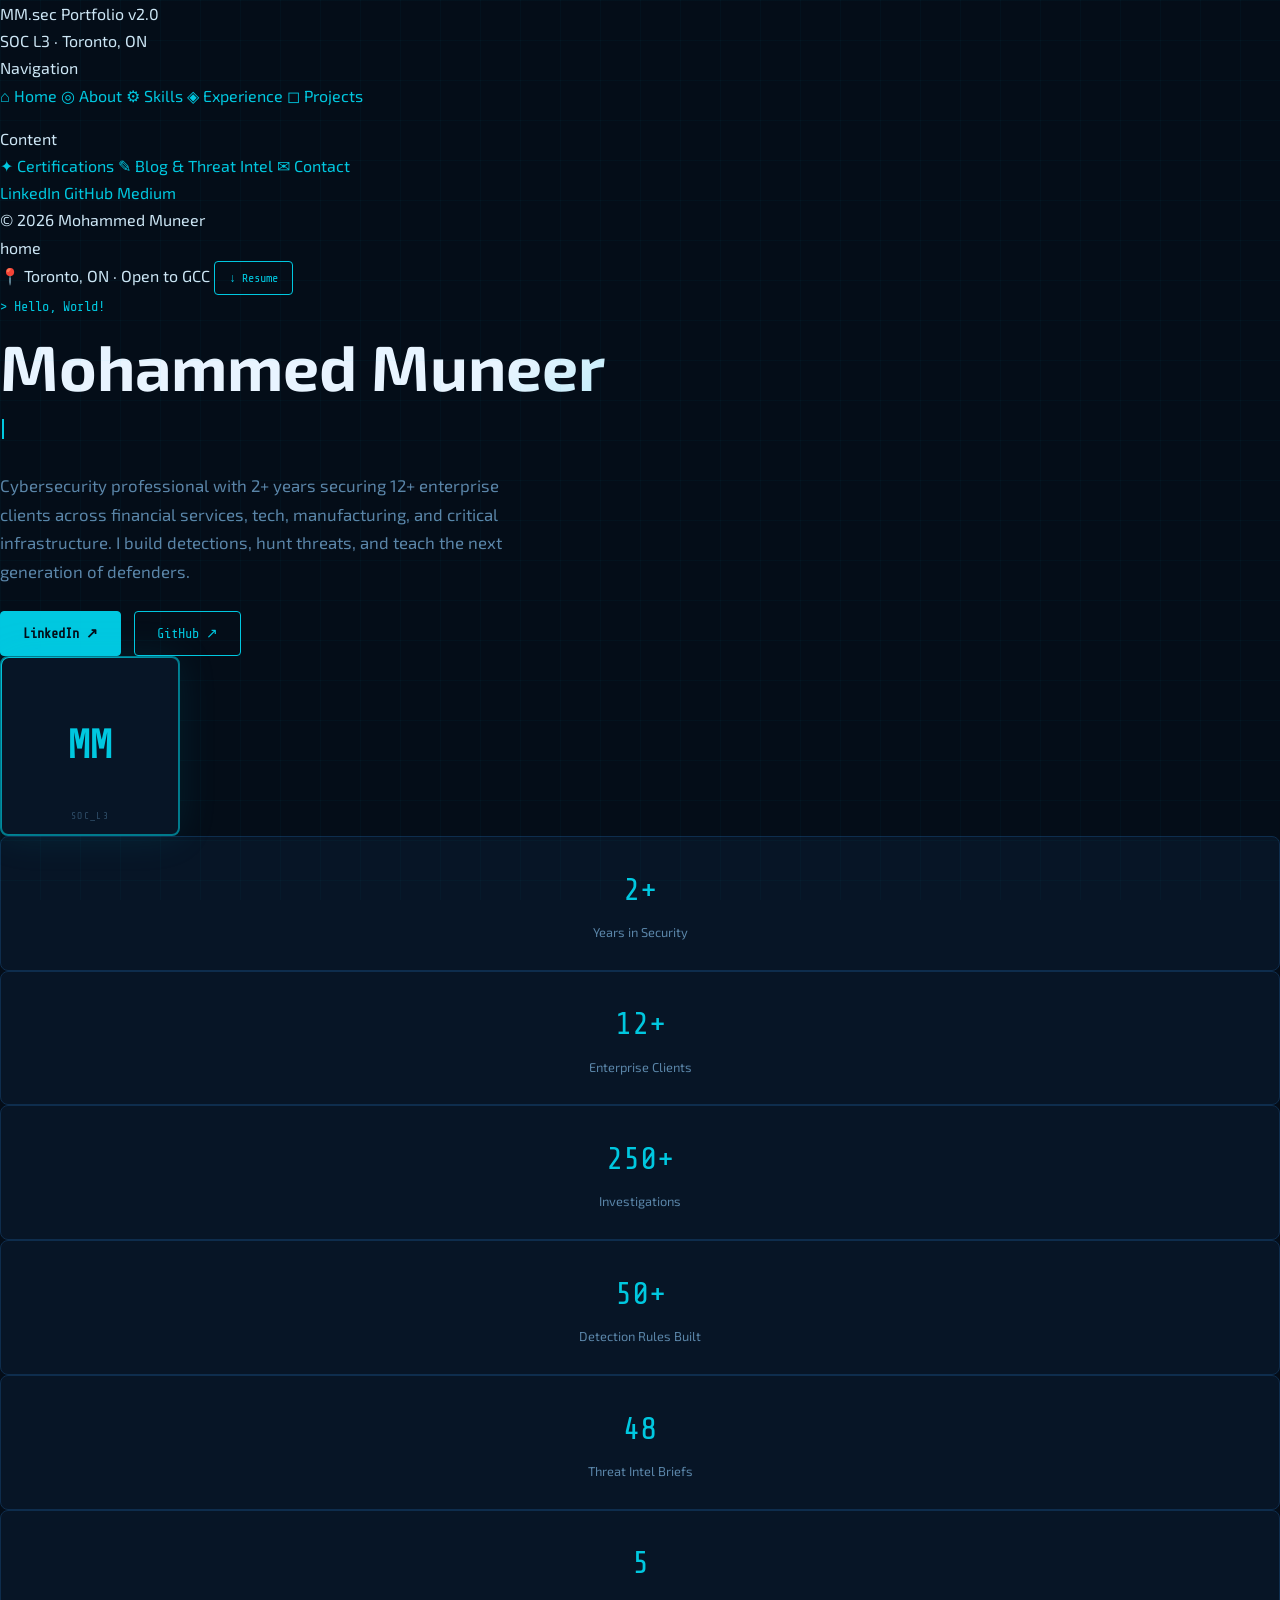
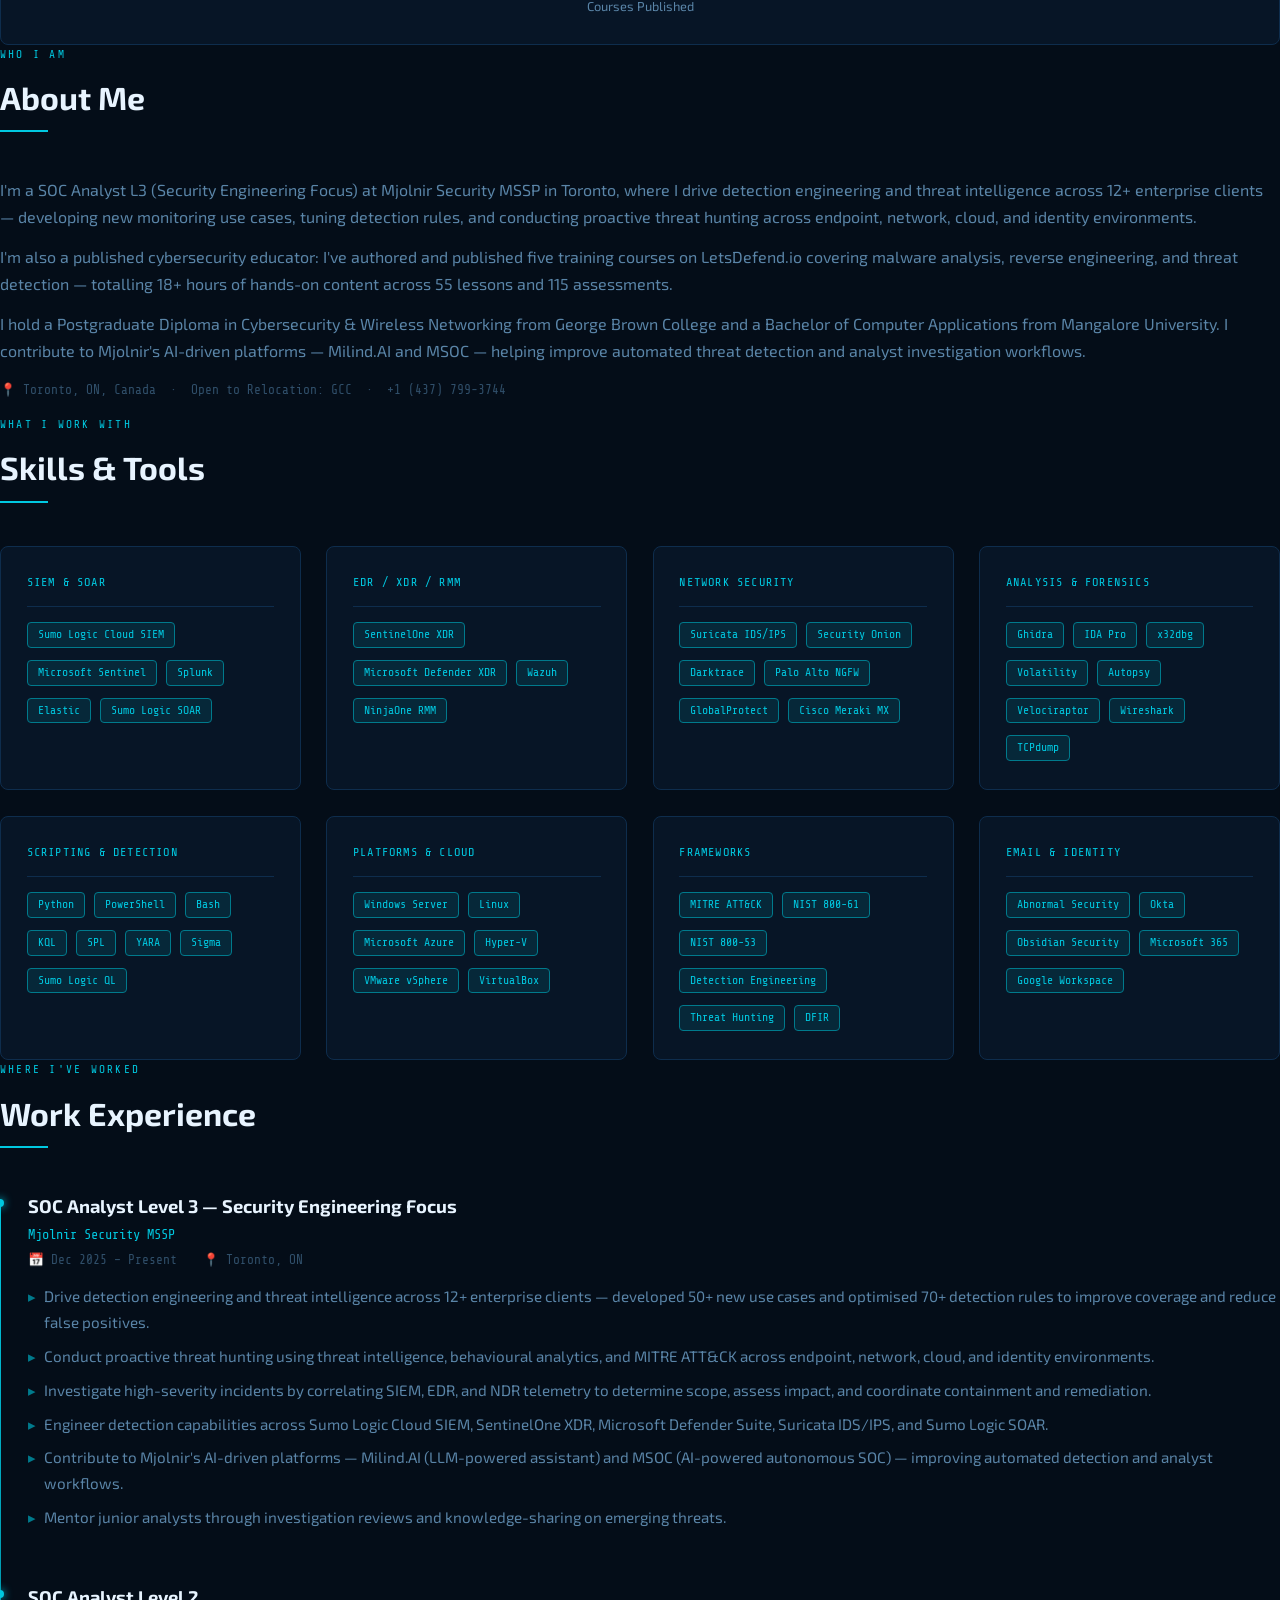
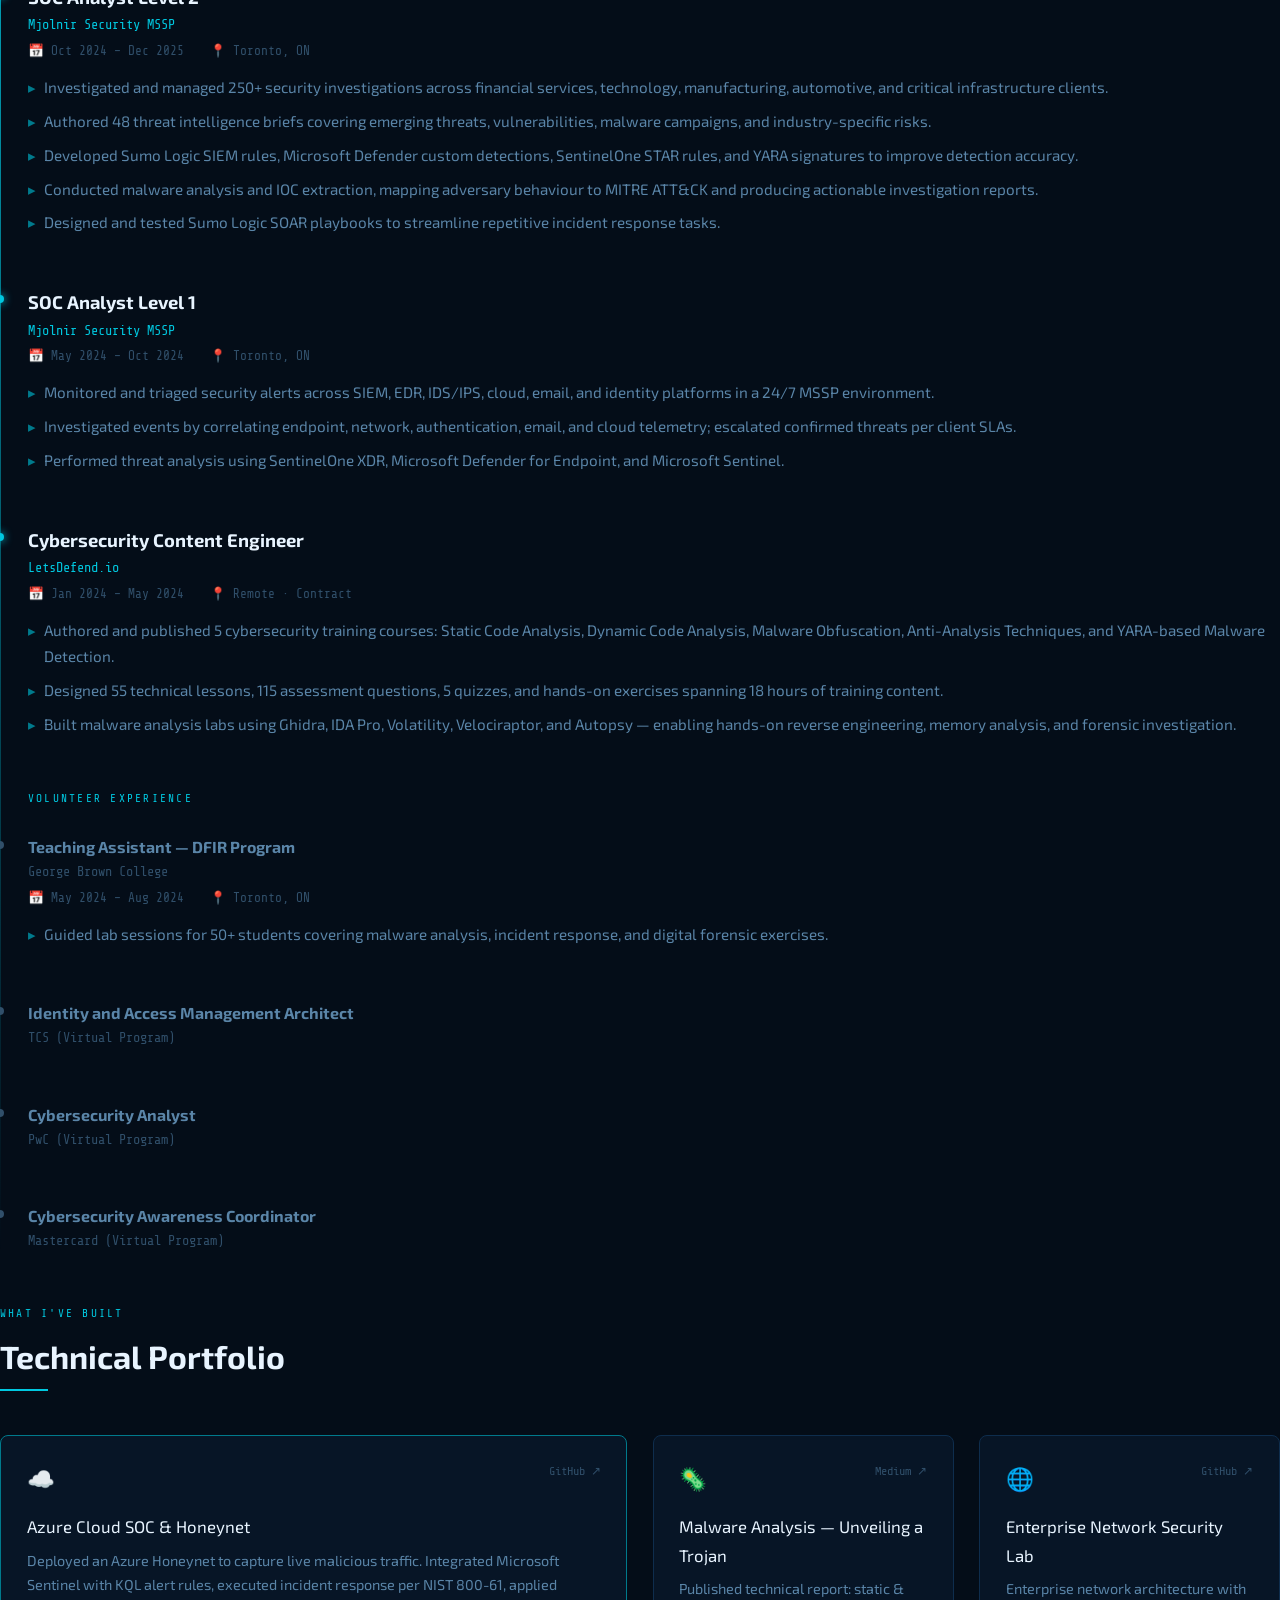
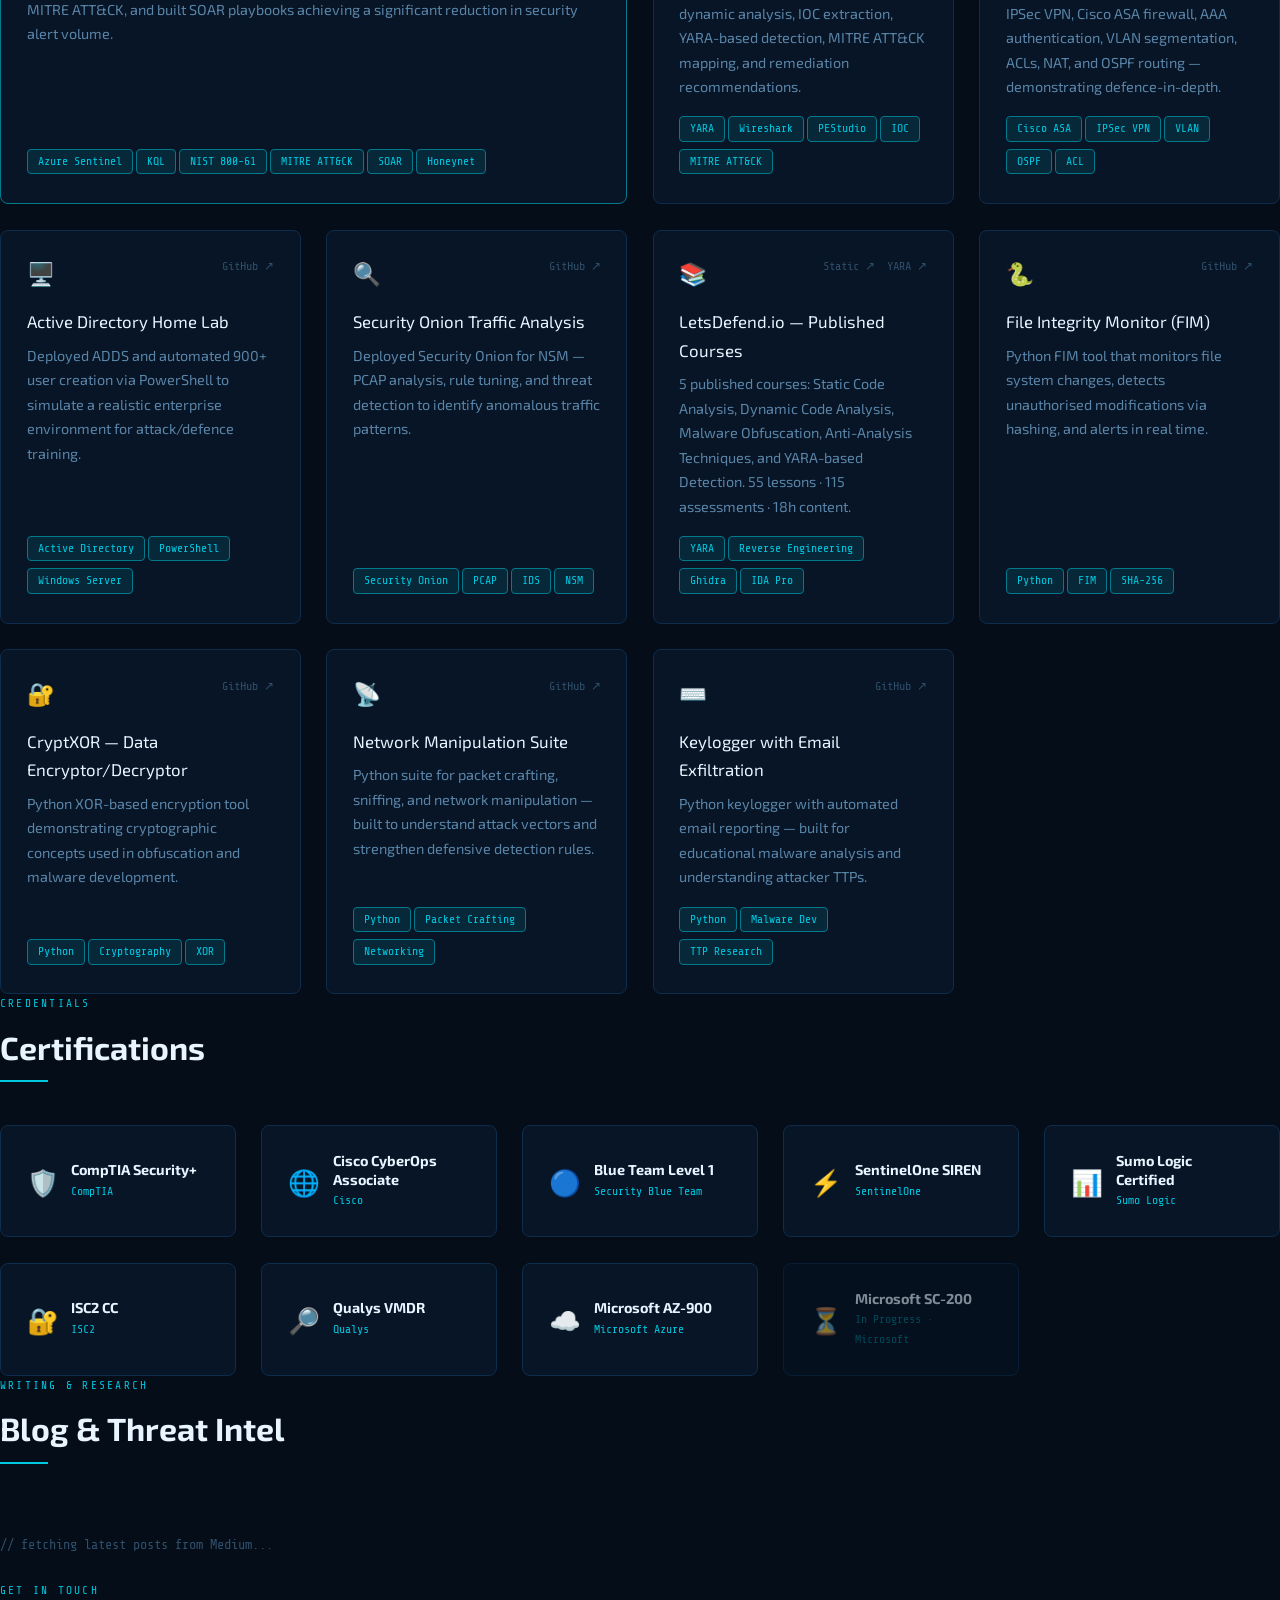
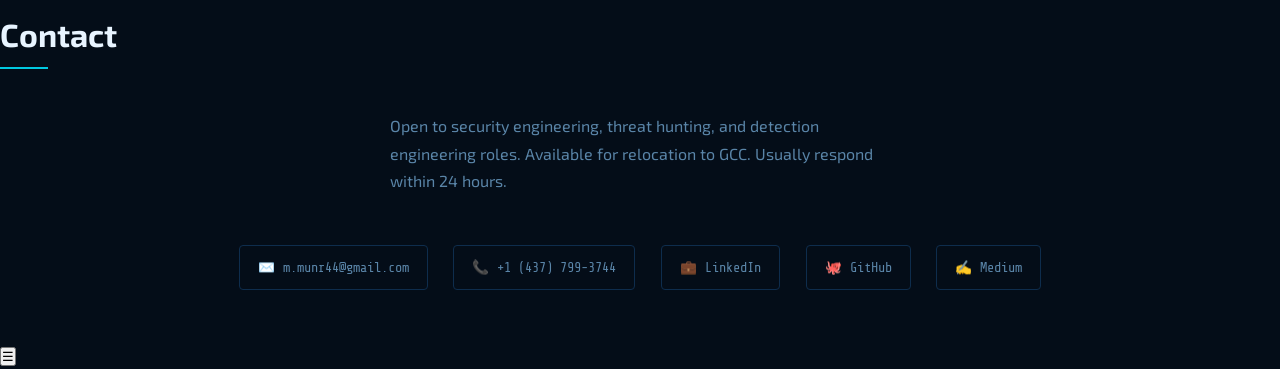
<file: index (3).html>
<!DOCTYPE html>
<html lang="en">
<head>
  <meta charset="UTF-8" />
  <meta name="viewport" content="width=device-width, initial-scale=1.0" />
  <title>Mohammed Muneer | Cybersecurity Portfolio</title>
  <meta name="description" content="SOC Analyst L3 & Cybersecurity Content Engineer — Toronto, ON" />
  <link rel="stylesheet" href="style.css" />
</head>
<body>
<div class="app">

  <!-- ══ SIDEBAR ═════════════════════════════════════════════ -->
  <aside class="sidebar" id="sidebar">
    <div class="sidebar-logo">
      <span class="logo-mark">MM.sec</span>
      <span class="logo-sub">Portfolio v2.0</span>
    </div>
    <div class="sidebar-status">
      <span class="status-dot"></span>
      SOC L3 · Toronto, ON
    </div>
    <nav class="sidebar-nav">
      <div class="nav-section-label">Navigation</div>
      <a href="#" class="active" data-tab="home"><span class="nav-icon">⌂</span> Home</a>
      <a href="#" data-tab="about"><span class="nav-icon">◎</span> About</a>
      <a href="#" data-tab="skills"><span class="nav-icon">⚙</span> Skills</a>
      <a href="#" data-tab="experience"><span class="nav-icon">◈</span> Experience</a>
      <a href="#" data-tab="projects"><span class="nav-icon">◻</span> Projects</a>
      <div class="nav-section-label" style="margin-top:1rem">Content</div>
      <a href="#" data-tab="certifications"><span class="nav-icon">✦</span> Certifications</a>
      <a href="#" data-tab="blog"><span class="nav-icon">✎</span> Blog & Threat Intel</a>
      <a href="#" data-tab="contact"><span class="nav-icon">✉</span> Contact</a>
    </nav>
    <div class="sidebar-footer">
      <div class="sidebar-socials">
        <a href="https://www.linkedin.com/in/muneer44/" target="_blank">LinkedIn</a>
        <a href="https://github.com/muneer44" target="_blank">GitHub</a>
        <a href="https://medium.com/@m.munr44" target="_blank">Medium</a>
      </div>
      <div class="sidebar-copy">© <span id="year"></span> Mohammed Muneer</div>
    </div>
  </aside>

  <!-- ══ TOP BAR ══════════════════════════════════════════════ -->
  <header class="topbar">
    <div class="topbar-breadcrumb"><span id="breadcrumb">home</span></div>
    <div class="topbar-right">
      <span class="topbar-location">📍 Toronto, ON · Open to GCC</span>
      <!-- UPDATE: Add your resume PDF to the repo -->
      <a href="Master_Resume.pdf" class="btn" download style="padding:6px 14px;font-size:0.75rem;">↓ Resume</a>
    </div>
  </header>

  <!-- ══ MAIN ═════════════════════════════════════════════════ -->
  <main class="main">

    <!-- ── HOME ──────────────────────────────────────────────── -->
    <div class="tab-panel active" id="tab-home">
      <div class="hero-grid">
        <div>
          <p class="hero-eyebrow">Hello, World!</p>
          <h1 class="hero-name">Mohammed Muneer</h1>
          <div class="hero-roles"><span id="typed"></span><span class="cursor"></span></div>
          <p class="hero-tagline">
            Cybersecurity professional with 2+ years securing 12+ enterprise clients across
            financial services, tech, manufacturing, and critical infrastructure. I build
            detections, hunt threats, and teach the next generation of defenders.
          </p>
          <div class="hero-ctas">
            <a href="https://www.linkedin.com/in/muneer44/" class="btn btn-fill" target="_blank">LinkedIn ↗</a>
            <a href="https://github.com/muneer44" class="btn" target="_blank">GitHub ↗</a>
          </div>
        </div>
        <div class="hero-avatar">
          <span class="initials">MM</span>
          <span class="avatar-label">SOC_L3</span>
        </div>
      </div>
      <div class="quick-stats">
        <div class="stat-card"><span class="stat-number">2+</span><span class="stat-desc">Years in Security</span></div>
        <div class="stat-card"><span class="stat-number">12+</span><span class="stat-desc">Enterprise Clients</span></div>
        <div class="stat-card"><span class="stat-number">250+</span><span class="stat-desc">Investigations</span></div>
        <div class="stat-card"><span class="stat-number">50+</span><span class="stat-desc">Detection Rules Built</span></div>
        <div class="stat-card"><span class="stat-number">48</span><span class="stat-desc">Threat Intel Briefs</span></div>
        <div class="stat-card"><span class="stat-number">5</span><span class="stat-desc">Courses Published</span></div>
      </div>
    </div>

    <!-- ── ABOUT ──────────────────────────────────────────────── -->
    <div class="tab-panel" id="tab-about">
      <p class="section-label">who I am</p>
      <h2 class="section-title">About Me</h2>
      <div class="about-text">
        <p>
          I'm a SOC Analyst L3 (Security Engineering Focus) at Mjolnir Security MSSP in Toronto,
          where I drive detection engineering and threat intelligence across 12+ enterprise clients —
          developing new monitoring use cases, tuning detection rules, and conducting proactive
          threat hunting across endpoint, network, cloud, and identity environments.
        </p>
        <p>
          I'm also a published cybersecurity educator: I've authored and published five training
          courses on LetsDefend.io covering malware analysis, reverse engineering, and threat
          detection — totalling 18+ hours of hands-on content across 55 lessons and 115 assessments.
        </p>
        <p>
          I hold a Postgraduate Diploma in Cybersecurity &amp; Wireless Networking from George Brown
          College and a Bachelor of Computer Applications from Mangalore University. I contribute
          to Mjolnir's AI-driven platforms — Milind.AI and MSOC — helping improve automated
          threat detection and analyst investigation workflows.
        </p>
        <p style="margin-top:1rem; color: var(--text-muted); font-family: var(--font-mono); font-size:0.8rem;">
          📍 Toronto, ON, Canada &nbsp;·&nbsp; Open to Relocation: GCC &nbsp;·&nbsp; +1 (437) 799-3744
        </p>
      </div>
    </div>

    <!-- ── SKILLS ─────────────────────────────────────────────── -->
    <div class="tab-panel" id="tab-skills">
      <p class="section-label">what I work with</p>
      <h2 class="section-title">Skills & Tools</h2>
      <div class="skills-grid">
        <div class="skill-category">
          <div class="skill-cat-title">SIEM & SOAR</div>
          <div class="skill-items">
            <span class="tag">Sumo Logic Cloud SIEM</span>
            <span class="tag">Microsoft Sentinel</span>
            <span class="tag">Splunk</span>
            <span class="tag">Elastic</span>
            <span class="tag">Sumo Logic SOAR</span>
          </div>
        </div>
        <div class="skill-category">
          <div class="skill-cat-title">EDR / XDR / RMM</div>
          <div class="skill-items">
            <span class="tag">SentinelOne XDR</span>
            <span class="tag">Microsoft Defender XDR</span>
            <span class="tag">Wazuh</span>
            <span class="tag">NinjaOne RMM</span>
          </div>
        </div>
        <div class="skill-category">
          <div class="skill-cat-title">Network Security</div>
          <div class="skill-items">
            <span class="tag">Suricata IDS/IPS</span>
            <span class="tag">Security Onion</span>
            <span class="tag">Darktrace</span>
            <span class="tag">Palo Alto NGFW</span>
            <span class="tag">GlobalProtect</span>
            <span class="tag">Cisco Meraki MX</span>
          </div>
        </div>
        <div class="skill-category">
          <div class="skill-cat-title">Analysis & Forensics</div>
          <div class="skill-items">
            <span class="tag">Ghidra</span>
            <span class="tag">IDA Pro</span>
            <span class="tag">x32dbg</span>
            <span class="tag">Volatility</span>
            <span class="tag">Autopsy</span>
            <span class="tag">Velociraptor</span>
            <span class="tag">Wireshark</span>
            <span class="tag">TCPdump</span>
          </div>
        </div>
        <div class="skill-category">
          <div class="skill-cat-title">Scripting & Detection</div>
          <div class="skill-items">
            <span class="tag">Python</span>
            <span class="tag">PowerShell</span>
            <span class="tag">Bash</span>
            <span class="tag">KQL</span>
            <span class="tag">SPL</span>
            <span class="tag">YARA</span>
            <span class="tag">Sigma</span>
            <span class="tag">Sumo Logic QL</span>
          </div>
        </div>
        <div class="skill-category">
          <div class="skill-cat-title">Platforms & Cloud</div>
          <div class="skill-items">
            <span class="tag">Windows Server</span>
            <span class="tag">Linux</span>
            <span class="tag">Microsoft Azure</span>
            <span class="tag">Hyper-V</span>
            <span class="tag">VMware vSphere</span>
            <span class="tag">VirtualBox</span>
          </div>
        </div>
        <div class="skill-category">
          <div class="skill-cat-title">Frameworks</div>
          <div class="skill-items">
            <span class="tag">MITRE ATT&CK</span>
            <span class="tag">NIST 800-61</span>
            <span class="tag">NIST 800-53</span>
            <span class="tag">Detection Engineering</span>
            <span class="tag">Threat Hunting</span>
            <span class="tag">DFIR</span>
          </div>
        </div>
        <div class="skill-category">
          <div class="skill-cat-title">Email & Identity</div>
          <div class="skill-items">
            <span class="tag">Abnormal Security</span>
            <span class="tag">Okta</span>
            <span class="tag">Obsidian Security</span>
            <span class="tag">Microsoft 365</span>
            <span class="tag">Google Workspace</span>
          </div>
        </div>
      </div>
    </div>

    <!-- ── EXPERIENCE ──────────────────────────────────────────── -->
    <div class="tab-panel" id="tab-experience">
      <p class="section-label">where I've worked</p>
      <h2 class="section-title">Work Experience</h2>
      <div class="timeline">

        <div class="timeline-item">
          <div class="job-title">SOC Analyst Level 3 — Security Engineering Focus</div>
          <div class="job-company">Mjolnir Security MSSP</div>
          <div class="job-meta"><span>📅 Dec 2025 – Present</span><span>📍 Toronto, ON</span></div>
          <ul>
            <li>Drive detection engineering and threat intelligence across 12+ enterprise clients — developed 50+ new use cases and optimised 70+ detection rules to improve coverage and reduce false positives.</li>
            <li>Conduct proactive threat hunting using threat intelligence, behavioural analytics, and MITRE ATT&CK across endpoint, network, cloud, and identity environments.</li>
            <li>Investigate high-severity incidents by correlating SIEM, EDR, and NDR telemetry to determine scope, assess impact, and coordinate containment and remediation.</li>
            <li>Engineer detection capabilities across Sumo Logic Cloud SIEM, SentinelOne XDR, Microsoft Defender Suite, Suricata IDS/IPS, and Sumo Logic SOAR.</li>
            <li>Contribute to Mjolnir's AI-driven platforms — Milind.AI (LLM-powered assistant) and MSOC (AI-powered autonomous SOC) — improving automated detection and analyst workflows.</li>
            <li>Mentor junior analysts through investigation reviews and knowledge-sharing on emerging threats.</li>
          </ul>
        </div>

        <div class="timeline-item">
          <div class="job-title">SOC Analyst Level 2</div>
          <div class="job-company">Mjolnir Security MSSP</div>
          <div class="job-meta"><span>📅 Oct 2024 – Dec 2025</span><span>📍 Toronto, ON</span></div>
          <ul>
            <li>Investigated and managed 250+ security investigations across financial services, technology, manufacturing, automotive, and critical infrastructure clients.</li>
            <li>Authored 48 threat intelligence briefs covering emerging threats, vulnerabilities, malware campaigns, and industry-specific risks.</li>
            <li>Developed Sumo Logic SIEM rules, Microsoft Defender custom detections, SentinelOne STAR rules, and YARA signatures to improve detection accuracy.</li>
            <li>Conducted malware analysis and IOC extraction, mapping adversary behaviour to MITRE ATT&CK and producing actionable investigation reports.</li>
            <li>Designed and tested Sumo Logic SOAR playbooks to streamline repetitive incident response tasks.</li>
          </ul>
        </div>

        <div class="timeline-item">
          <div class="job-title">SOC Analyst Level 1</div>
          <div class="job-company">Mjolnir Security MSSP</div>
          <div class="job-meta"><span>📅 May 2024 – Oct 2024</span><span>📍 Toronto, ON</span></div>
          <ul>
            <li>Monitored and triaged security alerts across SIEM, EDR, IDS/IPS, cloud, email, and identity platforms in a 24/7 MSSP environment.</li>
            <li>Investigated events by correlating endpoint, network, authentication, email, and cloud telemetry; escalated confirmed threats per client SLAs.</li>
            <li>Performed threat analysis using SentinelOne XDR, Microsoft Defender for Endpoint, and Microsoft Sentinel.</li>
          </ul>
        </div>

        <div class="timeline-item">
          <div class="job-title">Cybersecurity Content Engineer</div>
          <div class="job-company">LetsDefend.io</div>
          <div class="job-meta"><span>📅 Jan 2024 – May 2024</span><span>📍 Remote · Contract</span></div>
          <ul>
            <li>Authored and published 5 cybersecurity training courses: Static Code Analysis, Dynamic Code Analysis, Malware Obfuscation, Anti-Analysis Techniques, and YARA-based Malware Detection.</li>
            <li>Designed 55 technical lessons, 115 assessment questions, 5 quizzes, and hands-on exercises spanning 18 hours of training content.</li>
            <li>Built malware analysis labs using Ghidra, IDA Pro, Volatility, Velociraptor, and Autopsy — enabling hands-on reverse engineering, memory analysis, and forensic investigation.</li>
          </ul>
        </div>

        <div class="timeline-subheader">Volunteer Experience</div>

        <div class="timeline-item timeline-item--volunteer">
          <div class="job-title">Teaching Assistant — DFIR Program</div>
          <div class="job-company">George Brown College</div>
          <div class="job-meta"><span>📅 May 2024 – Aug 2024</span><span>📍 Toronto, ON</span></div>
          <ul>
            <li>Guided lab sessions for 50+ students covering malware analysis, incident response, and digital forensic exercises.</li>
          </ul>
        </div>

        <div class="timeline-item timeline-item--volunteer">
          <div class="job-title">Identity and Access Management Architect</div>
          <div class="job-company">TCS (Virtual Program)</div>
        </div>

        <div class="timeline-item timeline-item--volunteer">
          <div class="job-title">Cybersecurity Analyst</div>
          <div class="job-company">PwC (Virtual Program)</div>
        </div>

        <div class="timeline-item timeline-item--volunteer">
          <div class="job-title">Cybersecurity Awareness Coordinator</div>
          <div class="job-company">Mastercard (Virtual Program)</div>
        </div>

      </div>
    </div>

    <!-- ── PROJECTS ────────────────────────────────────────────── -->
    <div class="tab-panel" id="tab-projects">
      <p class="section-label">what I've built</p>
      <h2 class="section-title">Technical Portfolio</h2>
      <div class="projects-grid">

        <div class="project-card featured">
          <div class="project-top">
            <span class="project-icon">☁️</span>
            <div class="project-links"><a href="https://github.com/Muneer44/CloudHoneynet" target="_blank">GitHub ↗</a></div>
          </div>
          <div class="project-title">Azure Cloud SOC & Honeynet</div>
          <p class="project-desc">Deployed an Azure Honeynet to capture live malicious traffic. Integrated Microsoft Sentinel with KQL alert rules, executed incident response per NIST 800-61, applied MITRE ATT&CK, and built SOAR playbooks achieving a significant reduction in security alert volume.</p>
          <div class="project-tags">
            <span class="tag">Azure Sentinel</span><span class="tag">KQL</span><span class="tag">NIST 800-61</span><span class="tag">MITRE ATT&CK</span><span class="tag">SOAR</span><span class="tag">Honeynet</span>
          </div>
        </div>

        <div class="project-card">
          <div class="project-top">
            <span class="project-icon">🦠</span>
            <div class="project-links"><a href="https://medium.com/@m.munr44/unveiling-malware-a-journey-from-analysis-to-detection-a589f4700dfa" target="_blank">Medium ↗</a></div>
          </div>
          <div class="project-title">Malware Analysis — Unveiling a Trojan</div>
          <p class="project-desc">Published technical report: static &amp; dynamic analysis, IOC extraction, YARA-based detection, MITRE ATT&CK mapping, and remediation recommendations.</p>
          <div class="project-tags">
            <span class="tag">YARA</span><span class="tag">Wireshark</span><span class="tag">PEStudio</span><span class="tag">IOC</span><span class="tag">MITRE ATT&CK</span>
          </div>
        </div>

        <div class="project-card">
          <div class="project-top">
            <span class="project-icon">🌐</span>
            <div class="project-links"><a href="https://github.com/Muneer44/CPT-NetSec-2.0" target="_blank">GitHub ↗</a></div>
          </div>
          <div class="project-title">Enterprise Network Security Lab</div>
          <p class="project-desc">Enterprise network architecture with IPSec VPN, Cisco ASA firewall, AAA authentication, VLAN segmentation, ACLs, NAT, and OSPF routing — demonstrating defence-in-depth.</p>
          <div class="project-tags">
            <span class="tag">Cisco ASA</span><span class="tag">IPSec VPN</span><span class="tag">VLAN</span><span class="tag">OSPF</span><span class="tag">ACL</span>
          </div>
        </div>

        <div class="project-card">
          <div class="project-top">
            <span class="project-icon">🖥️</span>
            <div class="project-links"><a href="https://github.com/Muneer44/Active-Directory-Home-Lab" target="_blank">GitHub ↗</a></div>
          </div>
          <div class="project-title">Active Directory Home Lab</div>
          <p class="project-desc">Deployed ADDS and automated 900+ user creation via PowerShell to simulate a realistic enterprise environment for attack/defence training.</p>
          <div class="project-tags">
            <span class="tag">Active Directory</span><span class="tag">PowerShell</span><span class="tag">Windows Server</span>
          </div>
        </div>

        <div class="project-card">
          <div class="project-top">
            <span class="project-icon">🔍</span>
            <div class="project-links"><a href="https://github.com/Muneer44/Security-Onion-Traffic-Analysis" target="_blank">GitHub ↗</a></div>
          </div>
          <div class="project-title">Security Onion Traffic Analysis</div>
          <p class="project-desc">Deployed Security Onion for NSM — PCAP analysis, rule tuning, and threat detection to identify anomalous traffic patterns.</p>
          <div class="project-tags">
            <span class="tag">Security Onion</span><span class="tag">PCAP</span><span class="tag">IDS</span><span class="tag">NSM</span>
          </div>
        </div>

        <div class="project-card">
          <div class="project-top">
            <span class="project-icon">📚</span>
            <div class="project-links">
              <a href="https://app.letsdefend.io/training/lessons/static-code-analysis" target="_blank">Static ↗</a>
              <a href="https://app.letsdefend.io/training/lessons/mastering-yara-for-malware-detection" target="_blank">YARA ↗</a>
            </div>
          </div>
          <div class="project-title">LetsDefend.io — Published Courses</div>
          <p class="project-desc">5 published courses: Static Code Analysis, Dynamic Code Analysis, Malware Obfuscation, Anti-Analysis Techniques, and YARA-based Detection. 55 lessons · 115 assessments · 18h content.</p>
          <div class="project-tags">
            <span class="tag">YARA</span><span class="tag">Reverse Engineering</span><span class="tag">Ghidra</span><span class="tag">IDA Pro</span>
          </div>
        </div>

        <div class="project-card">
          <div class="project-top">
            <span class="project-icon">🐍</span>
            <div class="project-links"><a href="https://github.com/Muneer44/File-Integrity-Monitor" target="_blank">GitHub ↗</a></div>
          </div>
          <div class="project-title">File Integrity Monitor (FIM)</div>
          <p class="project-desc">Python FIM tool that monitors file system changes, detects unauthorised modifications via hashing, and alerts in real time.</p>
          <div class="project-tags">
            <span class="tag">Python</span><span class="tag">FIM</span><span class="tag">SHA-256</span>
          </div>
        </div>

        <div class="project-card">
          <div class="project-top">
            <span class="project-icon">🔐</span>
            <div class="project-links"><a href="https://github.com/Muneer44/CryptXOR" target="_blank">GitHub ↗</a></div>
          </div>
          <div class="project-title">CryptXOR — Data Encryptor/Decryptor</div>
          <p class="project-desc">Python XOR-based encryption tool demonstrating cryptographic concepts used in obfuscation and malware development.</p>
          <div class="project-tags">
            <span class="tag">Python</span><span class="tag">Cryptography</span><span class="tag">XOR</span>
          </div>
        </div>

        <div class="project-card">
          <div class="project-top">
            <span class="project-icon">📡</span>
            <div class="project-links"><a href="https://github.com/Muneer44/Network-Manipulation-Suite" target="_blank">GitHub ↗</a></div>
          </div>
          <div class="project-title">Network Manipulation Suite</div>
          <p class="project-desc">Python suite for packet crafting, sniffing, and network manipulation — built to understand attack vectors and strengthen defensive detection rules.</p>
          <div class="project-tags">
            <span class="tag">Python</span><span class="tag">Packet Crafting</span><span class="tag">Networking</span>
          </div>
        </div>

        <div class="project-card">
          <div class="project-top">
            <span class="project-icon">⌨️</span>
            <div class="project-links"><a href="https://github.com/Muneer44/Python-Keylogger" target="_blank">GitHub ↗</a></div>
          </div>
          <div class="project-title">Keylogger with Email Exfiltration</div>
          <p class="project-desc">Python keylogger with automated email reporting — built for educational malware analysis and understanding attacker TTPs.</p>
          <div class="project-tags">
            <span class="tag">Python</span><span class="tag">Malware Dev</span><span class="tag">TTP Research</span>
          </div>
        </div>

      </div>
    </div>

    <!-- ── CERTIFICATIONS ──────────────────────────────────────── -->
    <div class="tab-panel" id="tab-certifications">
      <p class="section-label">credentials</p>
      <h2 class="section-title">Certifications</h2>
      <div class="certs-grid">
        <a href="https://www.credly.com/badges/ca39a87d-e254-40ac-8058-d2efea0ae7e9" class="cert-card" target="_blank">
          <span class="cert-icon">🛡️</span>
          <div><div class="cert-name">CompTIA Security+</div><div class="cert-issuer">CompTIA</div></div>
        </a>
        <!-- UPDATE: Add your Cisco CyberOps badge URL -->
        <a href="#" class="cert-card" target="_blank">
          <span class="cert-icon">🌐</span>
          <div><div class="cert-name">Cisco CyberOps Associate</div><div class="cert-issuer">Cisco</div></div>
        </a>
        <a href="https://www.credly.com/badges/10aa1b27-51f7-473b-83e6-84a09603c8a9" class="cert-card" target="_blank">
          <span class="cert-icon">🔵</span>
          <div><div class="cert-name">Blue Team Level 1</div><div class="cert-issuer">Security Blue Team</div></div>
        </a>
        <!-- UPDATE: Add SentinelOne SIREN badge URL -->
        <a href="#" class="cert-card" target="_blank">
          <span class="cert-icon">⚡</span>
          <div><div class="cert-name">SentinelOne SIREN</div><div class="cert-issuer">SentinelOne</div></div>
        </a>
        <a href="https://verify.skilljar.com/c/br7sfusdj393" class="cert-card" target="_blank">
          <span class="cert-icon">📊</span>
          <div><div class="cert-name">Sumo Logic Certified</div><div class="cert-issuer">Sumo Logic</div></div>
        </a>
        <a href="https://www.linkedin.com/posts/muneer44_cybersecurity-isc2-certification-activity-7126191292602023936-8AFv" class="cert-card" target="_blank">
          <span class="cert-icon">🔐</span>
          <div><div class="cert-name">ISC2 CC</div><div class="cert-issuer">ISC2</div></div>
        </a>
        <a href="https://github.com/Muneer44/Muneer44/assets/117259069/d78a965a-2e3b-48c3-a6be-c9986cd719c9" class="cert-card" target="_blank">
          <span class="cert-icon">🔎</span>
          <div><div class="cert-name">Qualys VMDR</div><div class="cert-issuer">Qualys</div></div>
        </a>
        <a href="https://learn.microsoft.com/en-us/users/mohammedmuneer-4021/credentials/7f4fd672e12f287b" class="cert-card" target="_blank">
          <span class="cert-icon">☁️</span>
          <div><div class="cert-name">Microsoft AZ-900</div><div class="cert-issuer">Microsoft Azure</div></div>
        </a>
        <div class="cert-card cert-card--wip">
          <span class="cert-icon">⏳</span>
          <div><div class="cert-name">Microsoft SC-200</div><div class="cert-issuer">In Progress · Microsoft</div></div>
        </div>
      </div>
    </div>

    <!-- ── BLOG ────────────────────────────────────────────────── -->
    <div class="tab-panel" id="tab-blog">
      <p class="section-label">writing & research</p>
      <h2 class="section-title">Blog & Threat Intel</h2>
      <p id="blog-loading" class="blog-loading">// fetching latest posts from Medium...</p>
      <div class="blog-grid" id="blog-grid"></div>
    </div>

    <!-- ── CONTACT ─────────────────────────────────────────────── -->
    <div class="tab-panel" id="tab-contact">
      <p class="section-label">get in touch</p>
      <h2 class="section-title">Contact</h2>
      <p class="contact-tagline">
        Open to security engineering, threat hunting, and detection engineering roles.
        Available for relocation to GCC. Usually respond within 24 hours.
      </p>
      <div class="contact-links">
        <a href="mailto:m.munr44@gmail.com" class="contact-link"><span>✉️</span> m.munr44@gmail.com</a>
        <a href="tel:+14377993744" class="contact-link"><span>📞</span> +1 (437) 799-3744</a>
        <a href="https://www.linkedin.com/in/muneer44/" class="contact-link" target="_blank"><span>💼</span> LinkedIn</a>
        <a href="https://github.com/muneer44" class="contact-link" target="_blank"><span>🐙</span> GitHub</a>
        <a href="https://medium.com/@m.munr44" class="contact-link" target="_blank"><span>✍️</span> Medium</a>
      </div>
    </div>

  </main>
</div>

<button class="mobile-menu-btn" id="mobile-menu-btn" aria-label="Open menu">☰</button>
<script src="script.js"></script>
</body>
</html>
</file>
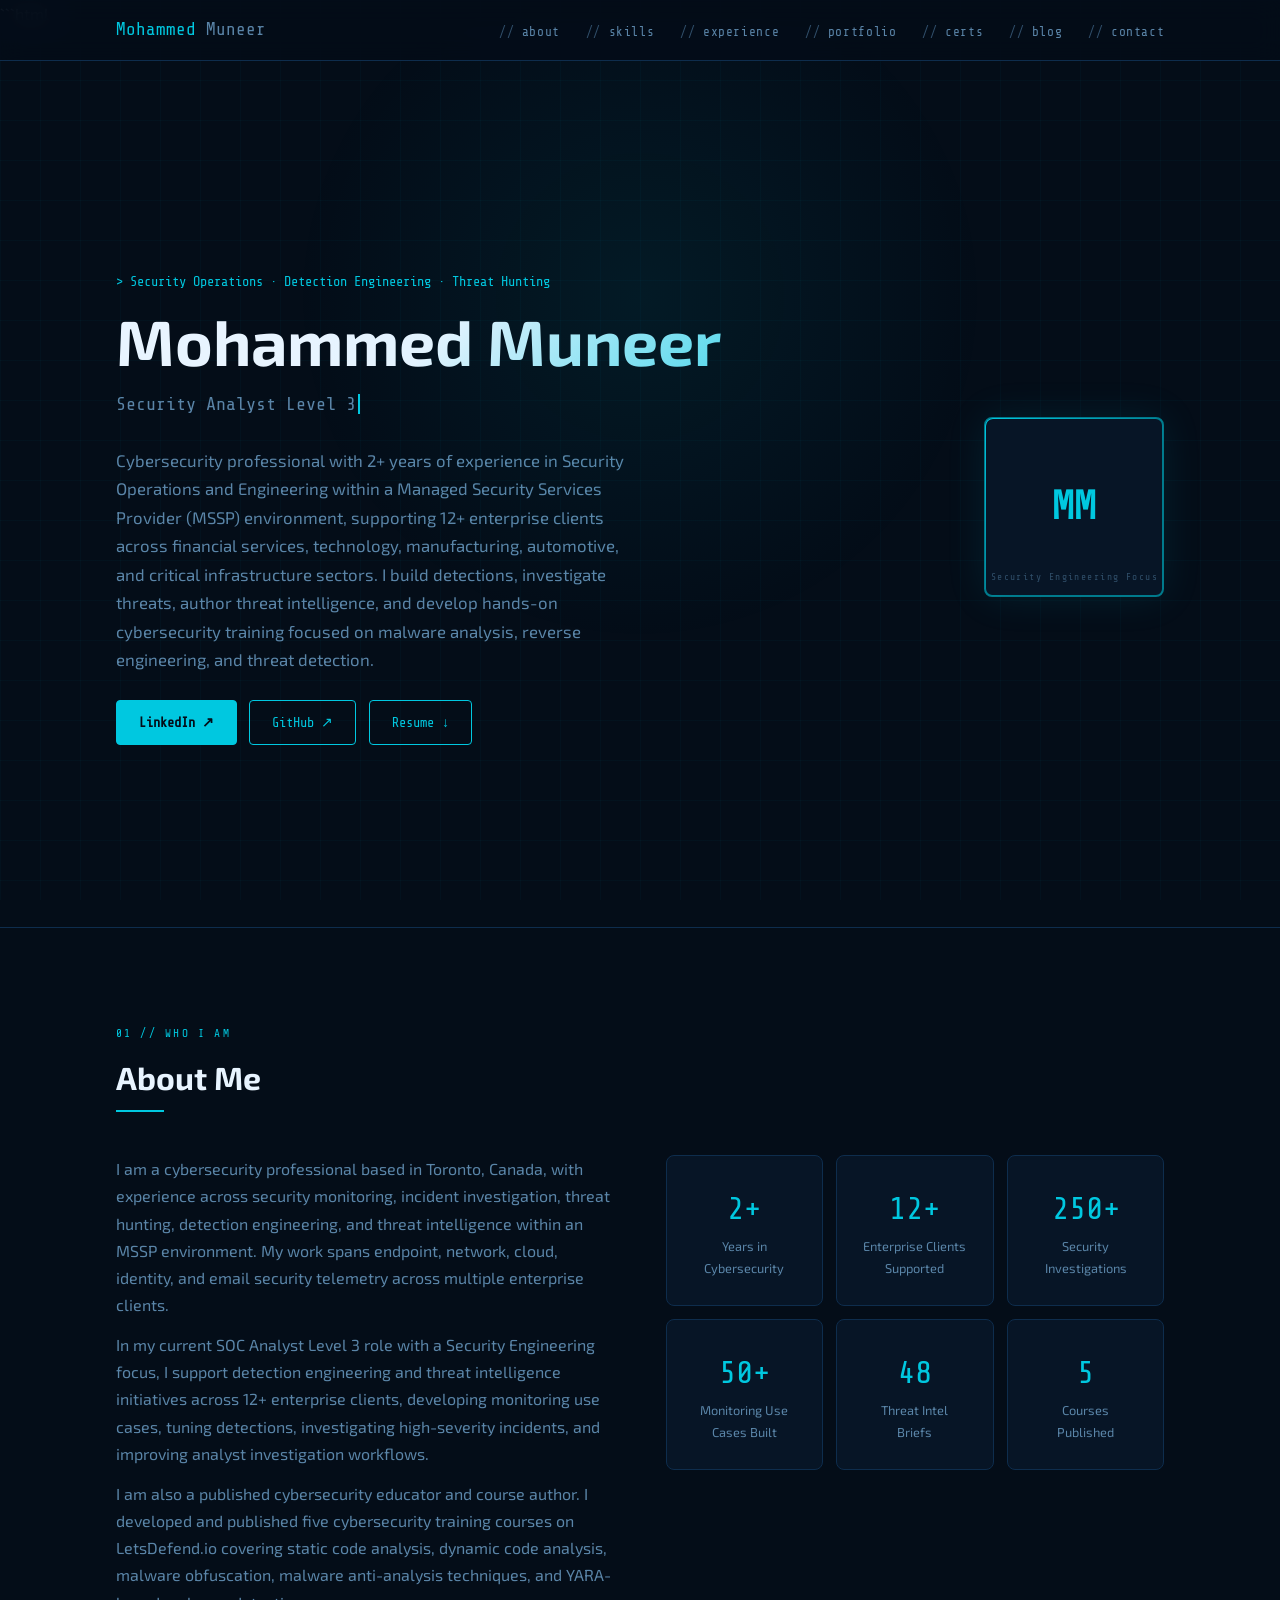
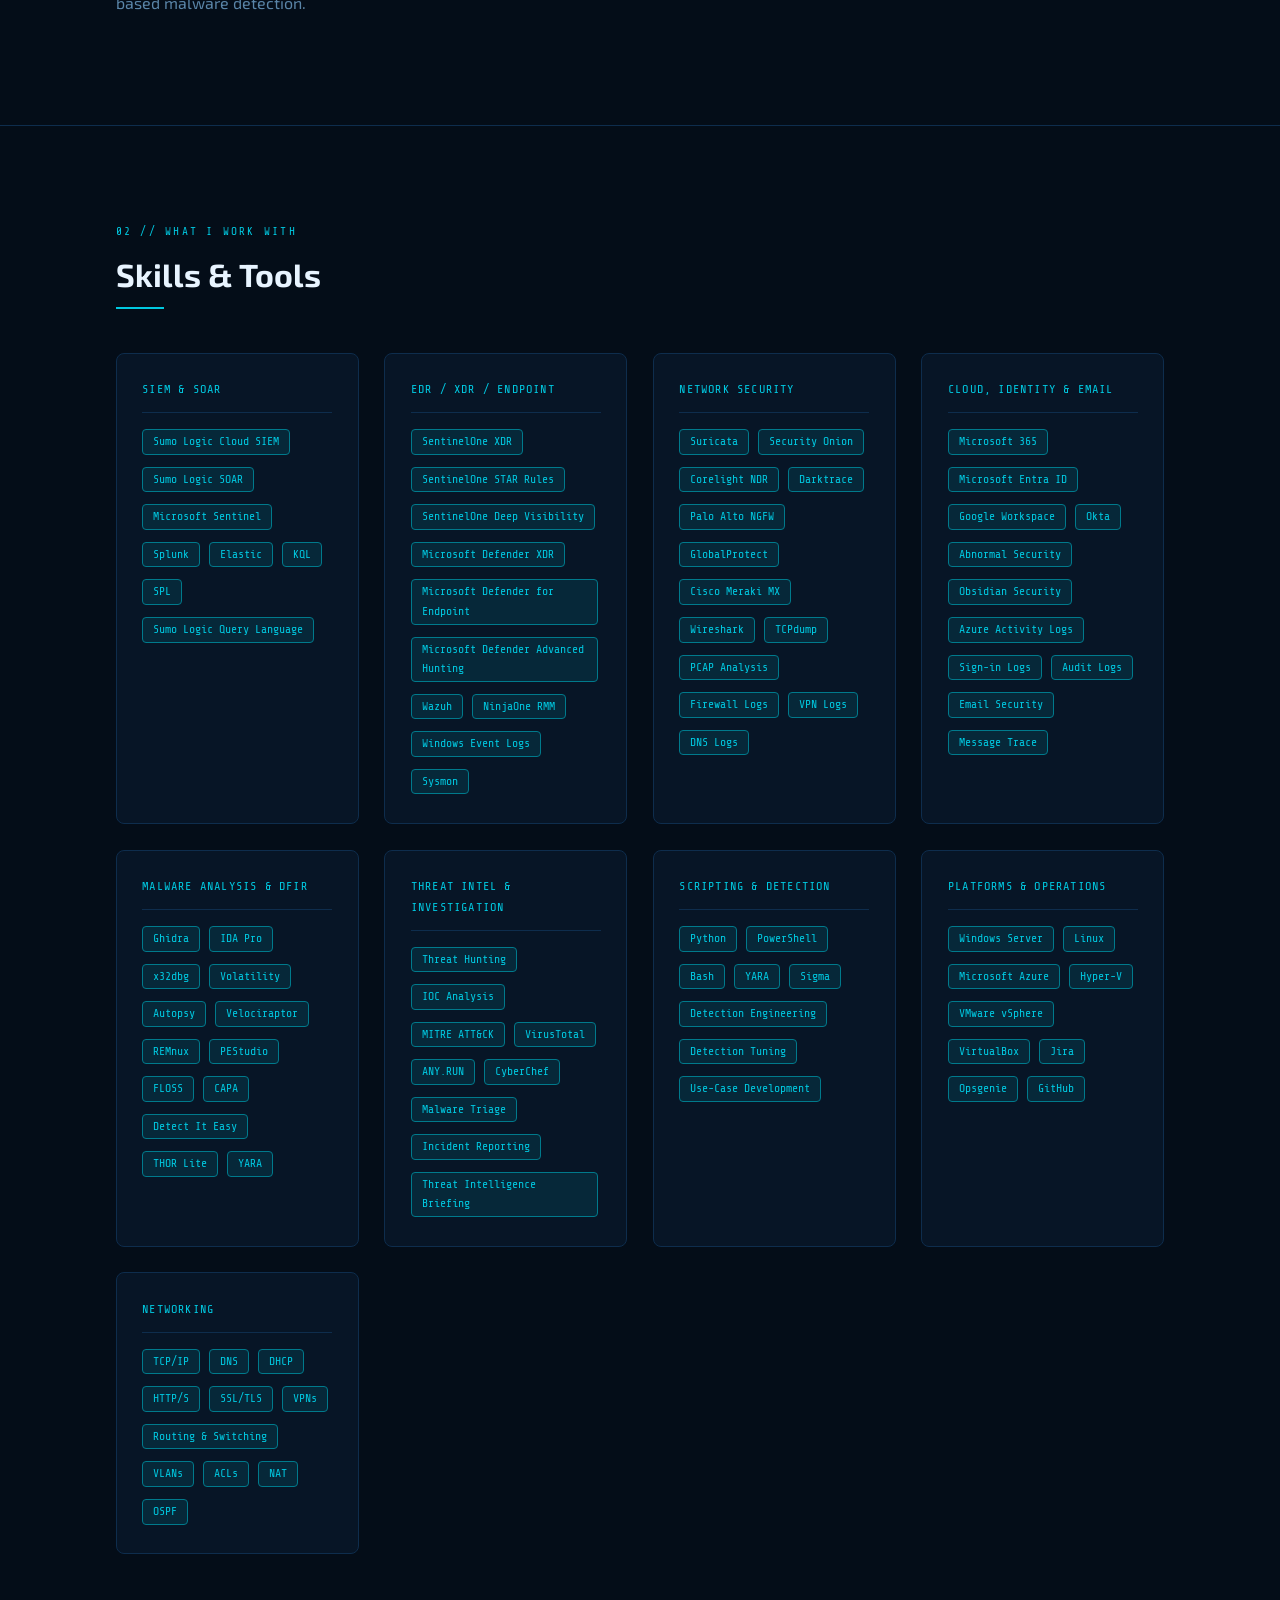
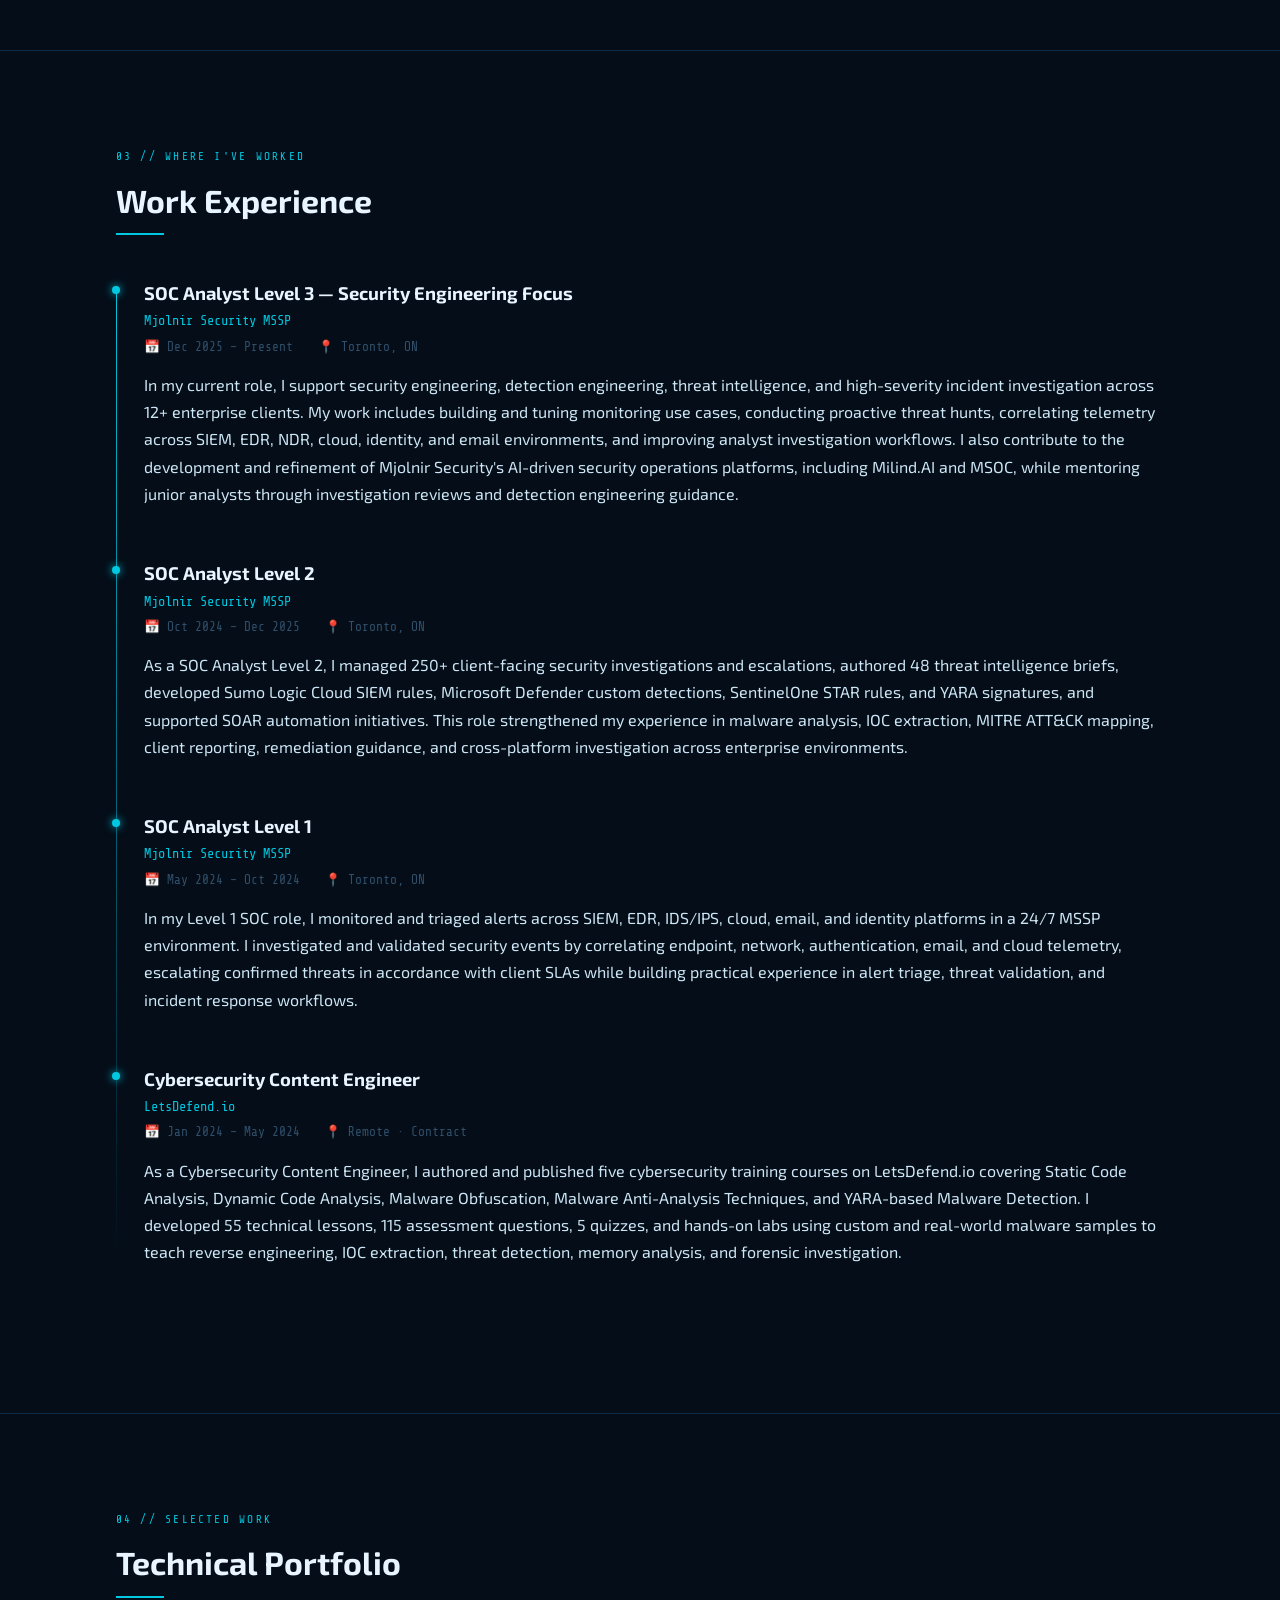
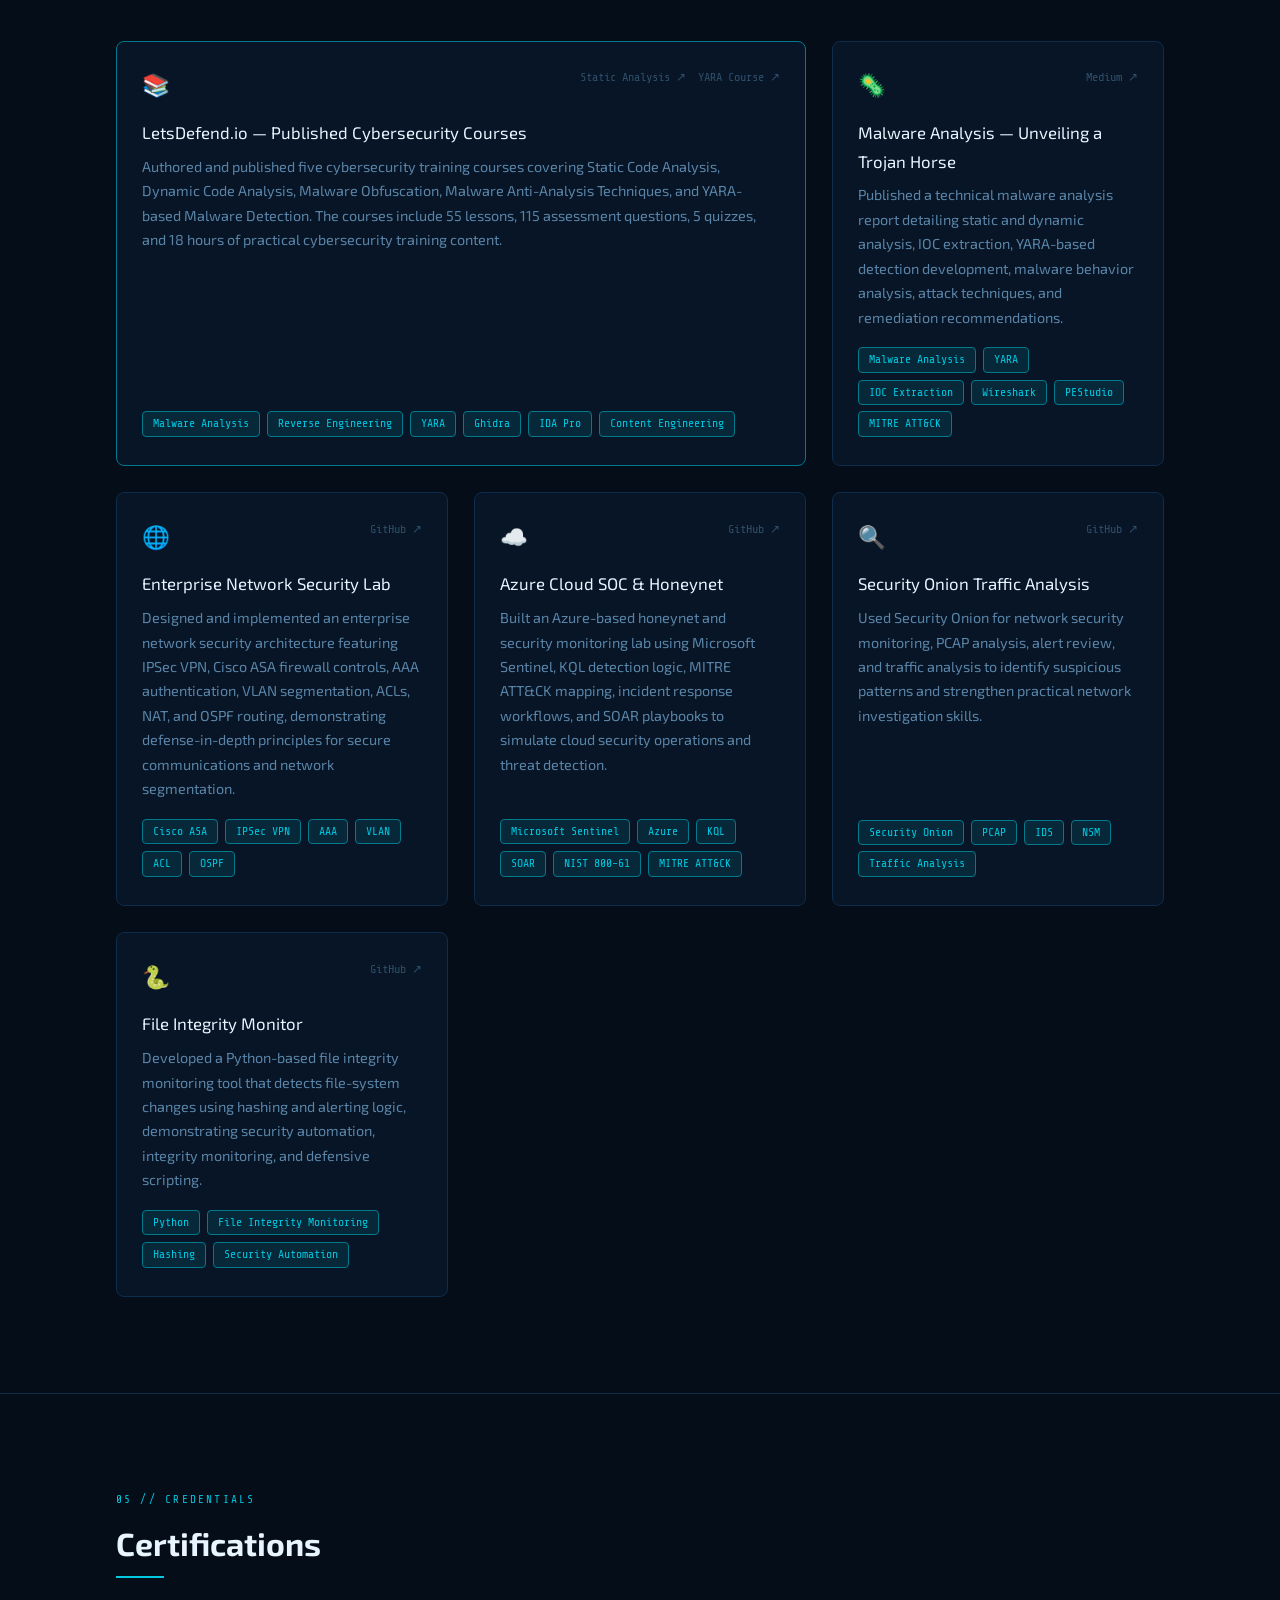
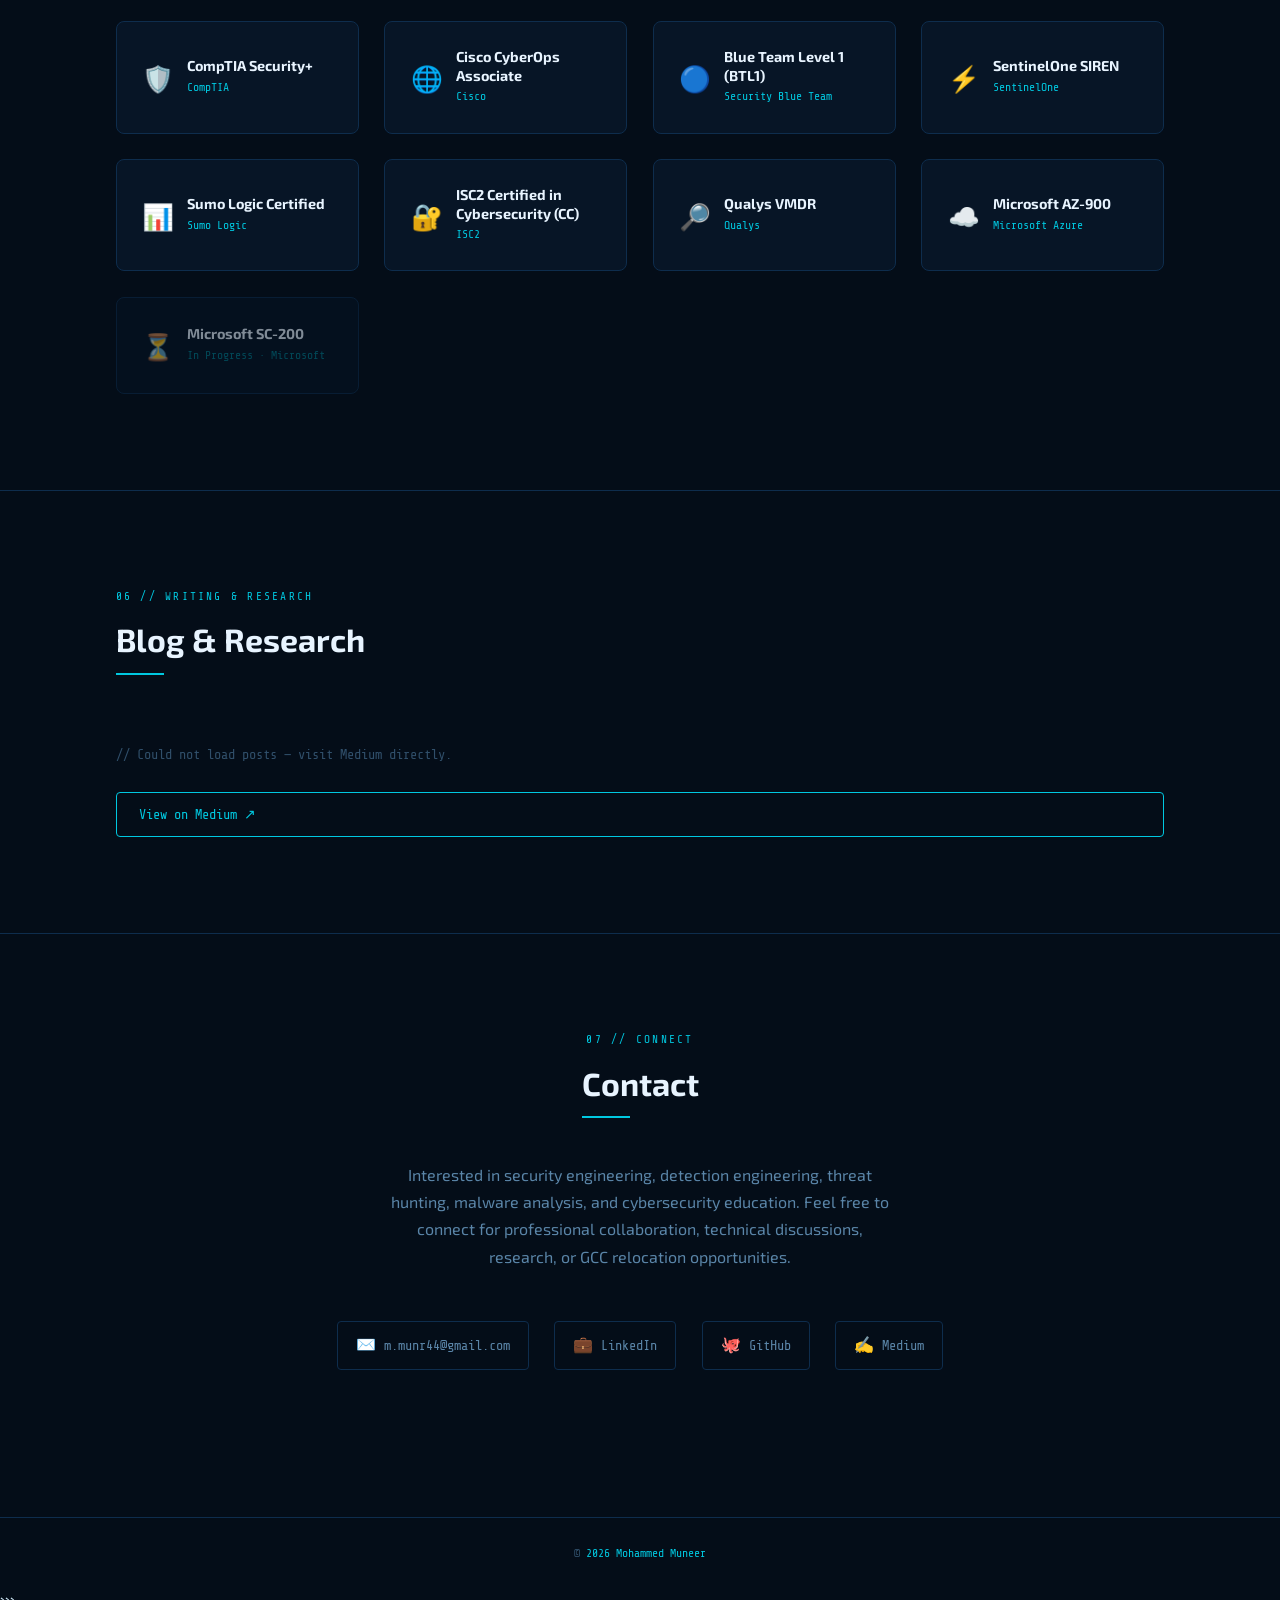
<file: index2.html>
```html
<!DOCTYPE html>
<html lang="en">
<head>
  <meta charset="UTF-8" />
  <meta name="viewport" content="width=device-width, initial-scale=1.0" />
  <title>Mohammed Muneer | Cybersecurity Portfolio</title>
  <meta name="description" content="Cybersecurity professional focused on Security Operations, Detection Engineering, Threat Hunting, Malware Analysis, and Cybersecurity Education." />
  <link rel="stylesheet" href="style.css" />
</head>
<body>

  <!-- ══ NAVBAR ══════════════════════════════════════════════ -->
  <nav id="navbar">
    <div class="container nav-inner">
      <div class="nav-logo">Mohammed<span> Muneer</span></div>
      <button class="hamburger" id="hamburger" aria-label="Toggle menu">
        <span></span><span></span><span></span>
      </button>
      <ul class="nav-links" id="nav-links">
        <li><a href="#about">about</a></li>
        <li><a href="#skills">skills</a></li>
        <li><a href="#experience">experience</a></li>
        <li><a href="#projects">portfolio</a></li>
        <li><a href="#certifications">certs</a></li>
        <li><a href="#blog">blog</a></li>
        <li><a href="#contact">contact</a></li>
      </ul>
    </div>
  </nav>

  <!-- ══ HERO ════════════════════════════════════════════════ -->
  <section id="hero">
    <div class="container hero-inner">
      <div class="hero-content">
        <p class="hero-eyebrow">Security Operations · Detection Engineering · Threat Hunting</p>
        <h1 class="hero-name">Mohammed Muneer</h1>
        <div class="hero-roles">
          <span id="typed"></span><span class="cursor"></span>
        </div>
        <p class="hero-tagline">
          Cybersecurity professional with 2+ years of experience in Security Operations and Engineering within a Managed Security Services Provider (MSSP) environment, supporting 12+ enterprise clients across financial services, technology, manufacturing, automotive, and critical infrastructure sectors. I build detections, investigate threats, author threat intelligence, and develop hands-on cybersecurity training focused on malware analysis, reverse engineering, and threat detection.
        </p>
        <div class="hero-ctas">
          <a href="https://www.linkedin.com/in/muneer44/" class="btn btn-fill" target="_blank">LinkedIn ↗</a>
          <a href="https://github.com/muneer44" class="btn" target="_blank">GitHub ↗</a>
          <a href="Mohammed Muneer Resume.pdf" class="btn" download>Resume ↓</a>
        </div>
      </div>

      <div class="hero-avatar">
        <span class="initials">MM</span>
        <span class="avatar-label">Security Engineering Focus</span>
      </div>
    </div>
  </section>

  <!-- ══ ABOUT ═══════════════════════════════════════════════ -->
  <section id="about">
    <div class="container fade-in">
      <p class="section-label">01 // who I am</p>
      <h2 class="section-title">About Me</h2>
      <div class="about-grid">
        <div class="about-text">
          <p>
            I am a cybersecurity professional based in Toronto, Canada, with experience across security monitoring, incident investigation, threat hunting, detection engineering, and threat intelligence within an MSSP environment. My work spans endpoint, network, cloud, identity, and email security telemetry across multiple enterprise clients.
          </p>
          <p>
            In my current SOC Analyst Level 3 role with a Security Engineering focus, I support detection engineering and threat intelligence initiatives across 12+ enterprise clients, developing monitoring use cases, tuning detections, investigating high-severity incidents, and improving analyst investigation workflows.
          </p>
          <p>
            I am also a published cybersecurity educator and course author. I developed and published five cybersecurity training courses on LetsDefend.io covering static code analysis, dynamic code analysis, malware obfuscation, malware anti-analysis techniques, and YARA-based malware detection.
          </p>
        </div>

        <div class="about-stats">
          <div class="stat-card">
            <span class="stat-number">2+</span>
            <span class="stat-desc">Years in Cybersecurity</span>
          </div>
          <div class="stat-card">
            <span class="stat-number">12+</span>
            <span class="stat-desc">Enterprise Clients Supported</span>
          </div>
          <div class="stat-card">
            <span class="stat-number">250+</span>
            <span class="stat-desc">Security Investigations</span>
          </div>
          <div class="stat-card">
            <span class="stat-number">50+</span>
            <span class="stat-desc">Monitoring Use Cases Built</span>
          </div>
          <div class="stat-card">
            <span class="stat-number">48</span>
            <span class="stat-desc">Threat Intel Briefs</span>
          </div>
          <div class="stat-card">
            <span class="stat-number">5</span>
            <span class="stat-desc">Courses Published</span>
          </div>
        </div>
      </div>
    </div>
  </section>

  <!-- ══ SKILLS ══════════════════════════════════════════════ -->
  <section id="skills">
    <div class="container fade-in">
      <p class="section-label">02 // what I work with</p>
      <h2 class="section-title">Skills & Tools</h2>
      <div class="skills-grid">

        <div class="skill-category">
          <div class="skill-cat-title">SIEM & SOAR</div>
          <div class="skill-items">
            <span class="tag">Sumo Logic Cloud SIEM</span>
            <span class="tag">Sumo Logic SOAR</span>
            <span class="tag">Microsoft Sentinel</span>
            <span class="tag">Splunk</span>
            <span class="tag">Elastic</span>
            <span class="tag">KQL</span>
            <span class="tag">SPL</span>
            <span class="tag">Sumo Logic Query Language</span>
          </div>
        </div>

        <div class="skill-category">
          <div class="skill-cat-title">EDR / XDR / Endpoint</div>
          <div class="skill-items">
            <span class="tag">SentinelOne XDR</span>
            <span class="tag">SentinelOne STAR Rules</span>
            <span class="tag">SentinelOne Deep Visibility</span>
            <span class="tag">Microsoft Defender XDR</span>
            <span class="tag">Microsoft Defender for Endpoint</span>
            <span class="tag">Microsoft Defender Advanced Hunting</span>
            <span class="tag">Wazuh</span>
            <span class="tag">NinjaOne RMM</span>
            <span class="tag">Windows Event Logs</span>
            <span class="tag">Sysmon</span>
          </div>
        </div>

        <div class="skill-category">
          <div class="skill-cat-title">Network Security</div>
          <div class="skill-items">
            <span class="tag">Suricata</span>
            <span class="tag">Security Onion</span>
            <span class="tag">Corelight NDR</span>
            <span class="tag">Darktrace</span>
            <span class="tag">Palo Alto NGFW</span>
            <span class="tag">GlobalProtect</span>
            <span class="tag">Cisco Meraki MX</span>
            <span class="tag">Wireshark</span>
            <span class="tag">TCPdump</span>
            <span class="tag">PCAP Analysis</span>
            <span class="tag">Firewall Logs</span>
            <span class="tag">VPN Logs</span>
            <span class="tag">DNS Logs</span>
          </div>
        </div>

        <div class="skill-category">
          <div class="skill-cat-title">Cloud, Identity & Email</div>
          <div class="skill-items">
            <span class="tag">Microsoft 365</span>
            <span class="tag">Microsoft Entra ID</span>
            <span class="tag">Google Workspace</span>
            <span class="tag">Okta</span>
            <span class="tag">Abnormal Security</span>
            <span class="tag">Obsidian Security</span>
            <span class="tag">Azure Activity Logs</span>
            <span class="tag">Sign-in Logs</span>
            <span class="tag">Audit Logs</span>
            <span class="tag">Email Security</span>
            <span class="tag">Message Trace</span>
          </div>
        </div>

        <div class="skill-category">
          <div class="skill-cat-title">Malware Analysis & DFIR</div>
          <div class="skill-items">
            <span class="tag">Ghidra</span>
            <span class="tag">IDA Pro</span>
            <span class="tag">x32dbg</span>
            <span class="tag">Volatility</span>
            <span class="tag">Autopsy</span>
            <span class="tag">Velociraptor</span>
            <span class="tag">REMnux</span>
            <span class="tag">PEStudio</span>
            <span class="tag">FLOSS</span>
            <span class="tag">CAPA</span>
            <span class="tag">Detect It Easy</span>
            <span class="tag">THOR Lite</span>
            <span class="tag">YARA</span>
          </div>
        </div>

        <div class="skill-category">
          <div class="skill-cat-title">Threat Intel & Investigation</div>
          <div class="skill-items">
            <span class="tag">Threat Hunting</span>
            <span class="tag">IOC Analysis</span>
            <span class="tag">MITRE ATT&CK</span>
            <span class="tag">VirusTotal</span>
            <span class="tag">ANY.RUN</span>
            <span class="tag">CyberChef</span>
            <span class="tag">Malware Triage</span>
            <span class="tag">Incident Reporting</span>
            <span class="tag">Threat Intelligence Briefing</span>
          </div>
        </div>

        <div class="skill-category">
          <div class="skill-cat-title">Scripting & Detection</div>
          <div class="skill-items">
            <span class="tag">Python</span>
            <span class="tag">PowerShell</span>
            <span class="tag">Bash</span>
            <span class="tag">YARA</span>
            <span class="tag">Sigma</span>
            <span class="tag">Detection Engineering</span>
            <span class="tag">Detection Tuning</span>
            <span class="tag">Use-Case Development</span>
          </div>
        </div>

        <div class="skill-category">
          <div class="skill-cat-title">Platforms & Operations</div>
          <div class="skill-items">
            <span class="tag">Windows Server</span>
            <span class="tag">Linux</span>
            <span class="tag">Microsoft Azure</span>
            <span class="tag">Hyper-V</span>
            <span class="tag">VMware vSphere</span>
            <span class="tag">VirtualBox</span>
            <span class="tag">Jira</span>
            <span class="tag">Opsgenie</span>
            <span class="tag">GitHub</span>
          </div>
        </div>

        <div class="skill-category">
          <div class="skill-cat-title">Networking</div>
          <div class="skill-items">
            <span class="tag">TCP/IP</span>
            <span class="tag">DNS</span>
            <span class="tag">DHCP</span>
            <span class="tag">HTTP/S</span>
            <span class="tag">SSL/TLS</span>
            <span class="tag">VPNs</span>
            <span class="tag">Routing & Switching</span>
            <span class="tag">VLANs</span>
            <span class="tag">ACLs</span>
            <span class="tag">NAT</span>
            <span class="tag">OSPF</span>
          </div>
        </div>

      </div>
    </div>
  </section>

  <!-- ══ EXPERIENCE ══════════════════════════════════════════ -->
  <section id="experience">
    <div class="container fade-in">
      <p class="section-label">03 // where I've worked</p>
      <h2 class="section-title">Work Experience</h2>
      <div class="timeline">

        <div class="timeline-item">
          <div class="timeline-header">
            <div class="job-title">SOC Analyst Level 3 — Security Engineering Focus</div>
            <div class="job-company">Mjolnir Security MSSP</div>
            <div class="job-meta">
              <span>📅 Dec 2025 – Present</span>
              <span>📍 Toronto, ON</span>
            </div>
          </div>
          <p>
            In my current role, I support security engineering, detection engineering, threat intelligence, and high-severity incident investigation across 12+ enterprise clients. My work includes building and tuning monitoring use cases, conducting proactive threat hunts, correlating telemetry across SIEM, EDR, NDR, cloud, identity, and email environments, and improving analyst investigation workflows. I also contribute to the development and refinement of Mjolnir Security's AI-driven security operations platforms, including Milind.AI and MSOC, while mentoring junior analysts through investigation reviews and detection engineering guidance.
          </p>
        </div>

        <div class="timeline-item">
          <div class="timeline-header">
            <div class="job-title">SOC Analyst Level 2</div>
            <div class="job-company">Mjolnir Security MSSP</div>
            <div class="job-meta">
              <span>📅 Oct 2024 – Dec 2025</span>
              <span>📍 Toronto, ON</span>
            </div>
          </div>
          <p>
            As a SOC Analyst Level 2, I managed 250+ client-facing security investigations and escalations, authored 48 threat intelligence briefs, developed Sumo Logic Cloud SIEM rules, Microsoft Defender custom detections, SentinelOne STAR rules, and YARA signatures, and supported SOAR automation initiatives. This role strengthened my experience in malware analysis, IOC extraction, MITRE ATT&CK mapping, client reporting, remediation guidance, and cross-platform investigation across enterprise environments.
          </p>
        </div>

        <div class="timeline-item">
          <div class="timeline-header">
            <div class="job-title">SOC Analyst Level 1</div>
            <div class="job-company">Mjolnir Security MSSP</div>
            <div class="job-meta">
              <span>📅 May 2024 – Oct 2024</span>
              <span>📍 Toronto, ON</span>
            </div>
          </div>
          <p>
            In my Level 1 SOC role, I monitored and triaged alerts across SIEM, EDR, IDS/IPS, cloud, email, and identity platforms in a 24/7 MSSP environment. I investigated and validated security events by correlating endpoint, network, authentication, email, and cloud telemetry, escalating confirmed threats in accordance with client SLAs while building practical experience in alert triage, threat validation, and incident response workflows.
          </p>
        </div>

        <div class="timeline-item">
          <div class="timeline-header">
            <div class="job-title">Cybersecurity Content Engineer</div>
            <div class="job-company">LetsDefend.io</div>
            <div class="job-meta">
              <span>📅 Jan 2024 – May 2024</span>
              <span>📍 Remote · Contract</span>
            </div>
          </div>
          <p>
            As a Cybersecurity Content Engineer, I authored and published five cybersecurity training courses on LetsDefend.io covering Static Code Analysis, Dynamic Code Analysis, Malware Obfuscation, Malware Anti-Analysis Techniques, and YARA-based Malware Detection. I developed 55 technical lessons, 115 assessment questions, 5 quizzes, and hands-on labs using custom and real-world malware samples to teach reverse engineering, IOC extraction, threat detection, memory analysis, and forensic investigation.
          </p>
        </div>

      </div>
    </div>
  </section>

  <!-- ══ PROJECTS ════════════════════════════════════════════ -->
  <section id="projects">
    <div class="container fade-in">
      <p class="section-label">04 // selected work</p>
      <h2 class="section-title">Technical Portfolio</h2>
      <div class="projects-grid">

        <div class="project-card featured">
          <div class="project-top">
            <span class="project-icon">📚</span>
            <div class="project-links">
              <a href="https://app.letsdefend.io/training/lessons/static-code-analysis" target="_blank">Static Analysis ↗</a>
              <a href="https://app.letsdefend.io/training/lessons/mastering-yara-for-malware-detection" target="_blank">YARA Course ↗</a>
            </div>
          </div>
          <div class="project-title">LetsDefend.io — Published Cybersecurity Courses</div>
          <p class="project-desc">
            Authored and published five cybersecurity training courses covering Static Code Analysis, Dynamic Code Analysis, Malware Obfuscation, Malware Anti-Analysis Techniques, and YARA-based Malware Detection. The courses include 55 lessons, 115 assessment questions, 5 quizzes, and 18 hours of practical cybersecurity training content.
          </p>
          <div class="project-tags">
            <span class="tag">Malware Analysis</span>
            <span class="tag">Reverse Engineering</span>
            <span class="tag">YARA</span>
            <span class="tag">Ghidra</span>
            <span class="tag">IDA Pro</span>
            <span class="tag">Content Engineering</span>
          </div>
        </div>

        <div class="project-card">
          <div class="project-top">
            <span class="project-icon">🦠</span>
            <div class="project-links">
              <a href="https://medium.com/@m.munr44/unveiling-malware-a-journey-from-analysis-to-detection-a589f4700dfa" target="_blank">Medium ↗</a>
            </div>
          </div>
          <div class="project-title">Malware Analysis — Unveiling a Trojan Horse</div>
          <p class="project-desc">
            Published a technical malware analysis report detailing static and dynamic analysis, IOC extraction, YARA-based detection development, malware behavior analysis, attack techniques, and remediation recommendations.
          </p>
          <div class="project-tags">
            <span class="tag">Malware Analysis</span>
            <span class="tag">YARA</span>
            <span class="tag">IOC Extraction</span>
            <span class="tag">Wireshark</span>
            <span class="tag">PEStudio</span>
            <span class="tag">MITRE ATT&CK</span>
          </div>
        </div>

        <div class="project-card">
          <div class="project-top">
            <span class="project-icon">🌐</span>
            <div class="project-links">
              <a href="https://github.com/Muneer44/CPT-NetSec-2.0" target="_blank">GitHub ↗</a>
            </div>
          </div>
          <div class="project-title">Enterprise Network Security Lab</div>
          <p class="project-desc">
            Designed and implemented an enterprise network security architecture featuring IPSec VPN, Cisco ASA firewall controls, AAA authentication, VLAN segmentation, ACLs, NAT, and OSPF routing, demonstrating defense-in-depth principles for secure communications and network segmentation.
          </p>
          <div class="project-tags">
            <span class="tag">Cisco ASA</span>
            <span class="tag">IPSec VPN</span>
            <span class="tag">AAA</span>
            <span class="tag">VLAN</span>
            <span class="tag">ACL</span>
            <span class="tag">OSPF</span>
          </div>
        </div>

        <div class="project-card">
          <div class="project-top">
            <span class="project-icon">☁️</span>
            <div class="project-links">
              <a href="https://github.com/Muneer44/CloudHoneynet" target="_blank">GitHub ↗</a>
            </div>
          </div>
          <div class="project-title">Azure Cloud SOC & Honeynet</div>
          <p class="project-desc">
            Built an Azure-based honeynet and security monitoring lab using Microsoft Sentinel, KQL detection logic, MITRE ATT&CK mapping, incident response workflows, and SOAR playbooks to simulate cloud security operations and threat detection.
          </p>
          <div class="project-tags">
            <span class="tag">Microsoft Sentinel</span>
            <span class="tag">Azure</span>
            <span class="tag">KQL</span>
            <span class="tag">SOAR</span>
            <span class="tag">NIST 800-61</span>
            <span class="tag">MITRE ATT&CK</span>
          </div>
        </div>

        <div class="project-card">
          <div class="project-top">
            <span class="project-icon">🔍</span>
            <div class="project-links">
              <a href="https://github.com/Muneer44/Security-Onion-Traffic-Analysis" target="_blank">GitHub ↗</a>
            </div>
          </div>
          <div class="project-title">Security Onion Traffic Analysis</div>
          <p class="project-desc">
            Used Security Onion for network security monitoring, PCAP analysis, alert review, and traffic analysis to identify suspicious patterns and strengthen practical network investigation skills.
          </p>
          <div class="project-tags">
            <span class="tag">Security Onion</span>
            <span class="tag">PCAP</span>
            <span class="tag">IDS</span>
            <span class="tag">NSM</span>
            <span class="tag">Traffic Analysis</span>
          </div>
        </div>

        <div class="project-card">
          <div class="project-top">
            <span class="project-icon">🐍</span>
            <div class="project-links">
              <a href="https://github.com/Muneer44/File-Integrity-Monitor" target="_blank">GitHub ↗</a>
            </div>
          </div>
          <div class="project-title">File Integrity Monitor</div>
          <p class="project-desc">
            Developed a Python-based file integrity monitoring tool that detects file-system changes using hashing and alerting logic, demonstrating security automation, integrity monitoring, and defensive scripting.
          </p>
          <div class="project-tags">
            <span class="tag">Python</span>
            <span class="tag">File Integrity Monitoring</span>
            <span class="tag">Hashing</span>
            <span class="tag">Security Automation</span>
          </div>
        </div>

      </div>
    </div>
  </section>

  <!-- ══ CERTIFICATIONS ══════════════════════════════════════ -->
  <section id="certifications">
    <div class="container fade-in">
      <p class="section-label">05 // credentials</p>
      <h2 class="section-title">Certifications</h2>
      <div class="certs-grid">

        <a href="https://www.credly.com/badges/ca39a87d-e254-40ac-8058-d2efea0ae7e9" class="cert-card" target="_blank">
          <span class="cert-icon">🛡️</span>
          <div>
            <div class="cert-name">CompTIA Security+</div>
            <div class="cert-issuer">CompTIA</div>
          </div>
        </a>

        <div class="cert-card">
          <span class="cert-icon">🌐</span>
          <div>
            <div class="cert-name">Cisco CyberOps Associate</div>
            <div class="cert-issuer">Cisco</div>
          </div>
        </div>

        <a href="https://www.credly.com/badges/10aa1b27-51f7-473b-83e6-84a09603c8a9" class="cert-card" target="_blank">
          <span class="cert-icon">🔵</span>
          <div>
            <div class="cert-name">Blue Team Level 1 (BTL1)</div>
            <div class="cert-issuer">Security Blue Team</div>
          </div>
        </a>

        <div class="cert-card">
          <span class="cert-icon">⚡</span>
          <div>
            <div class="cert-name">SentinelOne SIREN</div>
            <div class="cert-issuer">SentinelOne</div>
          </div>
        </div>

        <a href="https://verify.skilljar.com/c/br7sfusdj393" class="cert-card" target="_blank">
          <span class="cert-icon">📊</span>
          <div>
            <div class="cert-name">Sumo Logic Certified</div>
            <div class="cert-issuer">Sumo Logic</div>
          </div>
        </a>

        <a href="https://www.linkedin.com/posts/muneer44_cybersecurity-isc2-certification-activity-7126191292602023936-8AFv" class="cert-card" target="_blank">
          <span class="cert-icon">🔐</span>
          <div>
            <div class="cert-name">ISC2 Certified in Cybersecurity (CC)</div>
            <div class="cert-issuer">ISC2</div>
          </div>
        </a>

        <a href="https://github.com/Muneer44/Muneer44/assets/117259069/d78a965a-2e3b-48c3-a6be-c9986cd719c9" class="cert-card" target="_blank">
          <span class="cert-icon">🔎</span>
          <div>
            <div class="cert-name">Qualys VMDR</div>
            <div class="cert-issuer">Qualys</div>
          </div>
        </a>

        <a href="https://learn.microsoft.com/en-us/users/mohammedmuneer-4021/credentials/7f4fd672e12f287b" class="cert-card" target="_blank">
          <span class="cert-icon">☁️</span>
          <div>
            <div class="cert-name">Microsoft AZ-900</div>
            <div class="cert-issuer">Microsoft Azure</div>
          </div>
        </a>

        <div class="cert-card cert-card--wip">
          <span class="cert-icon">⏳</span>
          <div>
            <div class="cert-name">Microsoft SC-200</div>
            <div class="cert-issuer">In Progress · Microsoft</div>
          </div>
        </div>

      </div>
    </div>
  </section>

  <!-- ══ BLOG ════════════════════════════════════════════════ -->
  <section id="blog">
    <div class="container fade-in">
      <p class="section-label">06 // writing & research</p>
      <h2 class="section-title">Blog & Research</h2>
      <p id="blog-loading" class="blog-loading">// fetching latest posts from Medium...</p>
      <div class="blog-grid" id="blog-grid"></div>
    </div>
  </section>

  <!-- ══ CONTACT ═════════════════════════════════════════════ -->
  <section id="contact">
    <div class="container fade-in">
      <p class="section-label">07 // connect</p>
      <h2 class="section-title">Contact</h2>
      <p class="contact-tagline">
        Interested in security engineering, detection engineering, threat hunting, malware analysis, and cybersecurity education. Feel free to connect for professional collaboration, technical discussions, research, or GCC relocation opportunities.
      </p>
      <div class="contact-links">
        <a href="mailto:m.munr44@gmail.com" class="contact-link"><span class="icon">✉️</span> m.munr44@gmail.com</a>
        <a href="https://www.linkedin.com/in/muneer44/" class="contact-link" target="_blank"><span class="icon">💼</span> LinkedIn</a>
        <a href="https://github.com/muneer44" class="contact-link" target="_blank"><span class="icon">🐙</span> GitHub</a>
        <a href="https://medium.com/@m.munr44" class="contact-link" target="_blank"><span class="icon">✍️</span> Medium</a>
      </div>
    </div>
  </section>

  <footer>
    <div class="container">
      <p>© <span id="year"></span> <span>Mohammed Muneer</span></p>
    </div>
  </footer>

  <script src="script.js"></script>
</body>
</html>
```
</file>
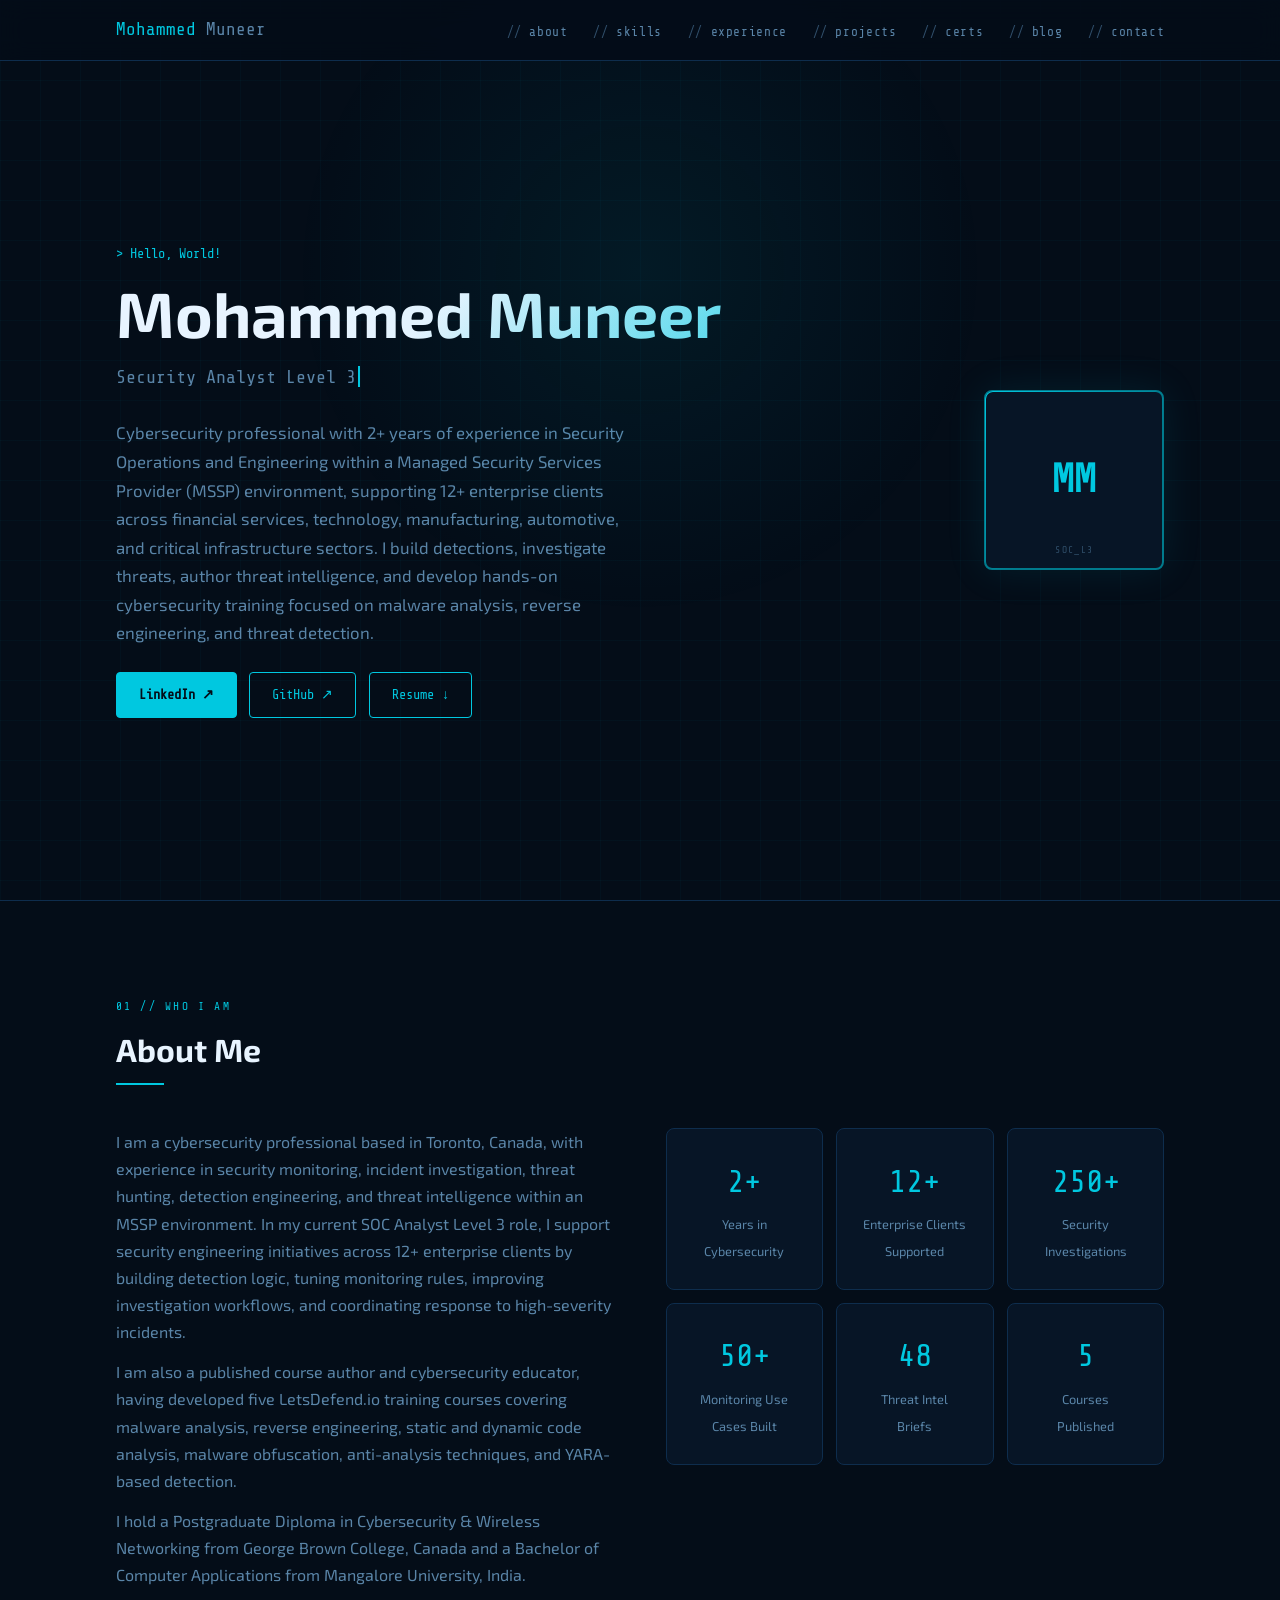
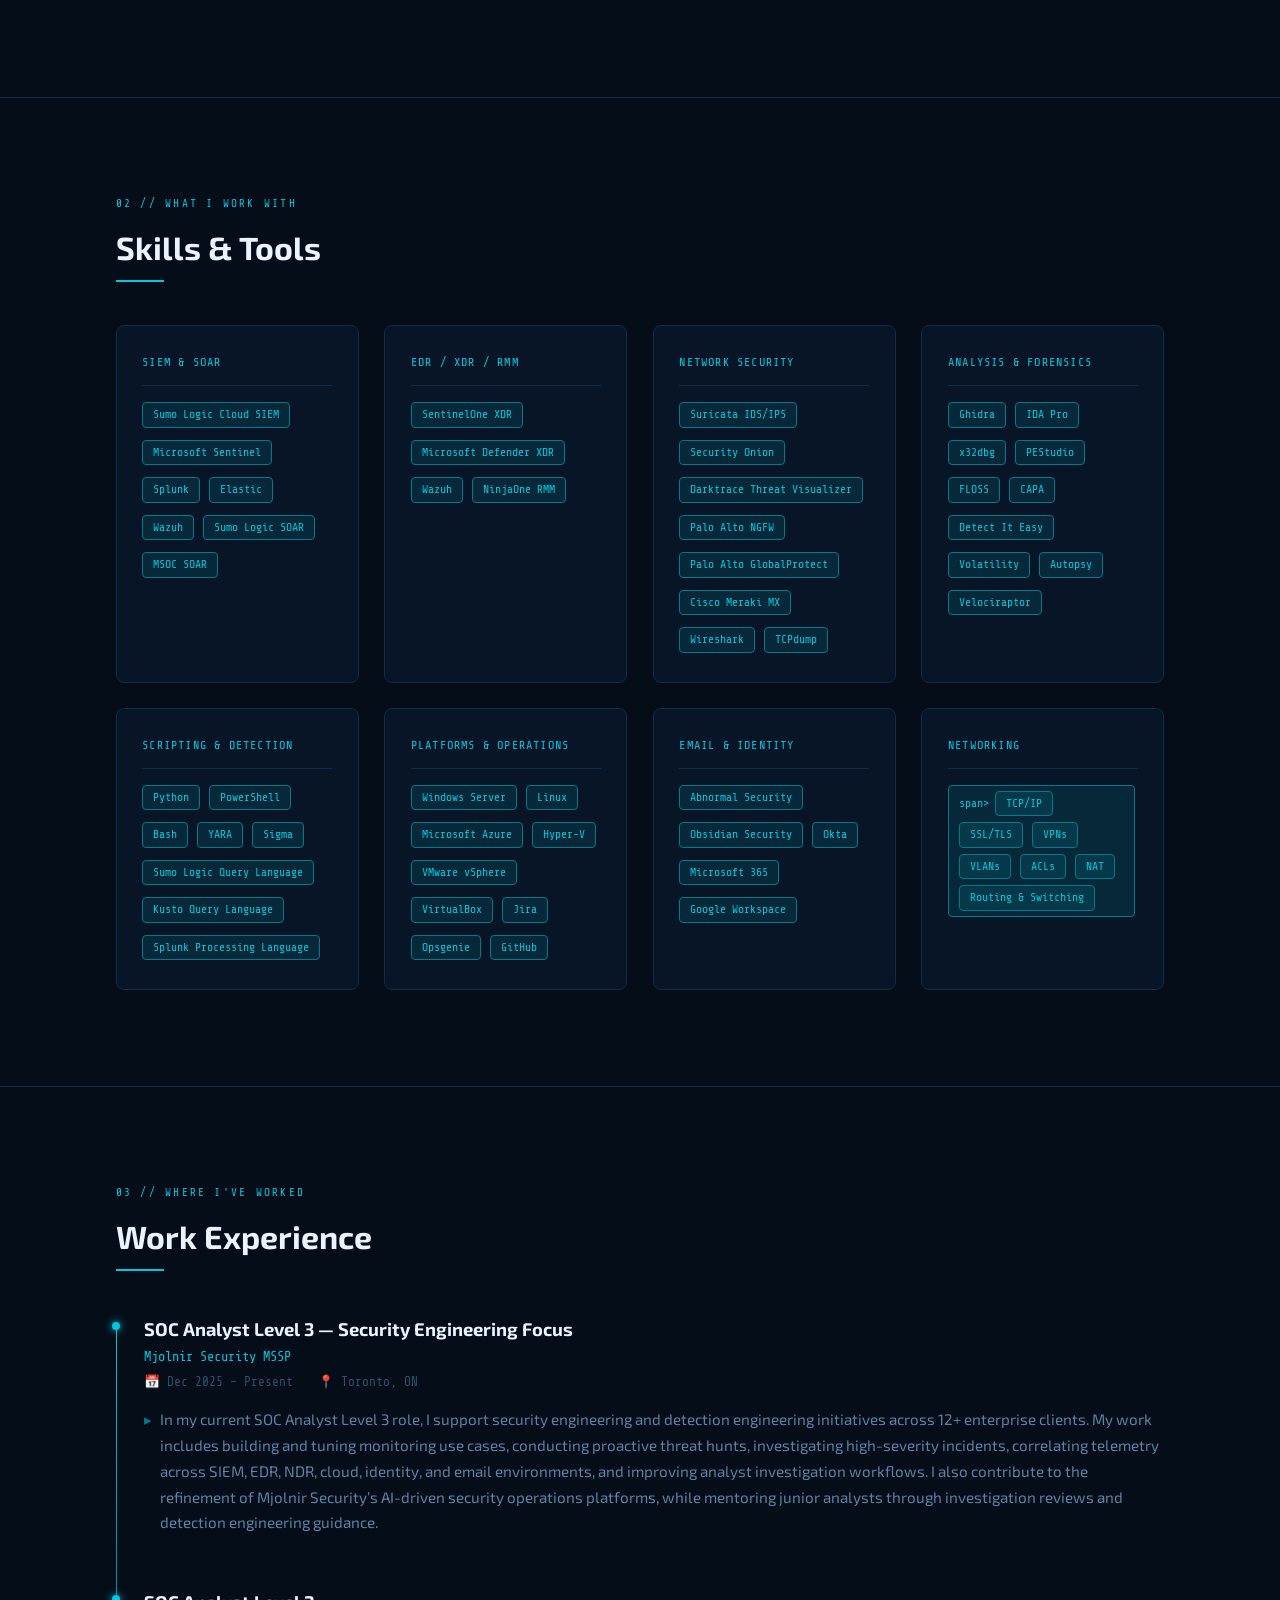
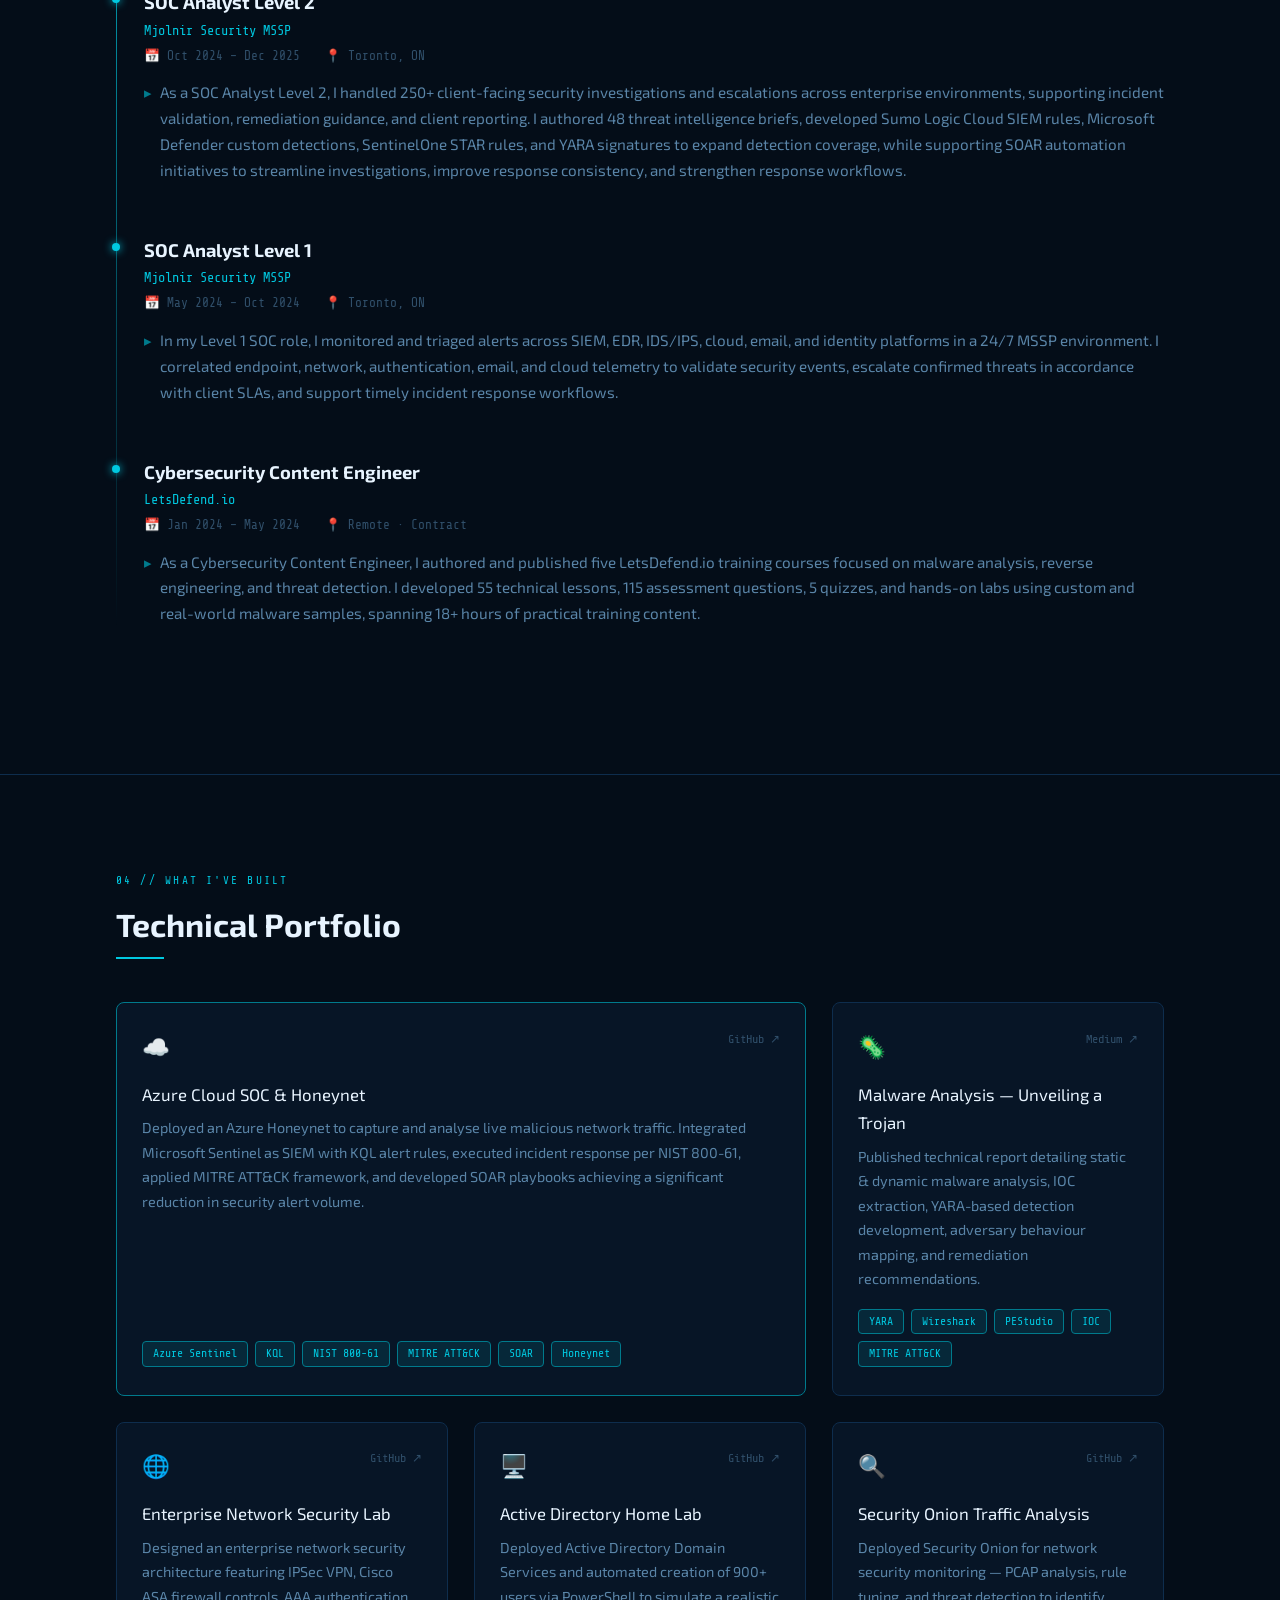
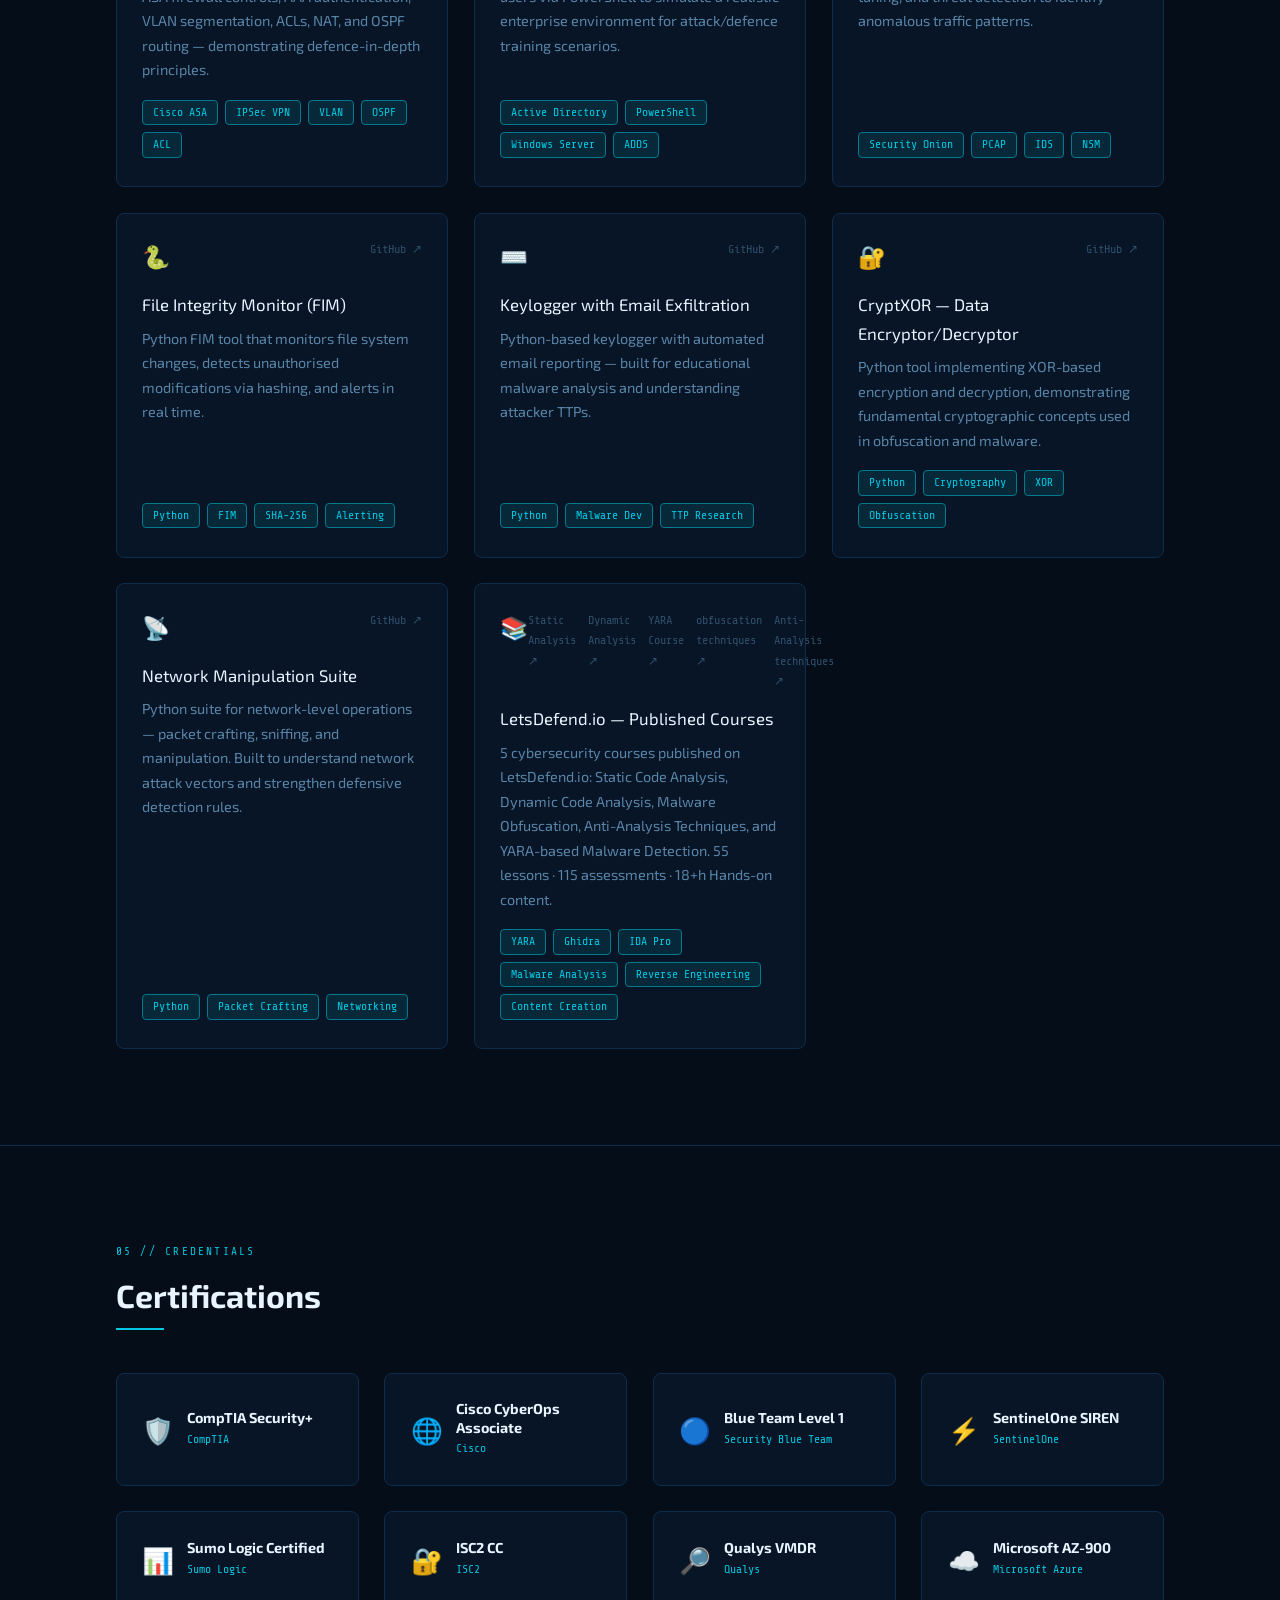
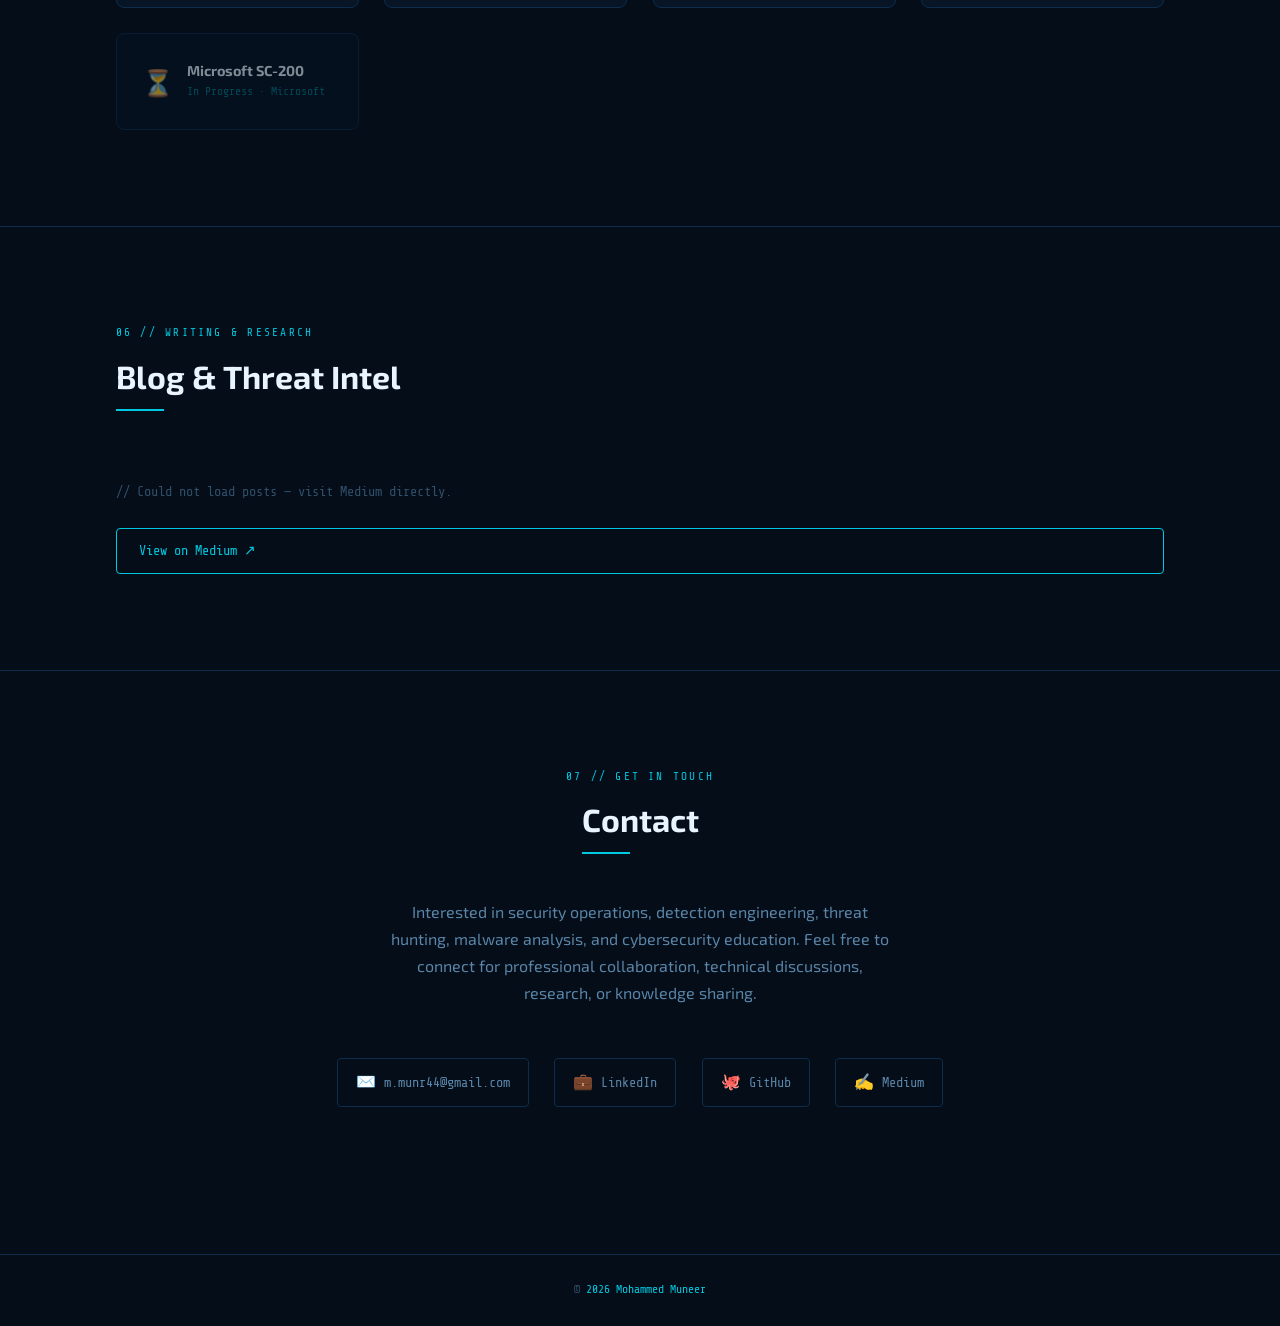
<file: index_bak.html>
<!DOCTYPE html>
<html lang="en">
<head>
  <meta charset="UTF-8" />
  <meta name="viewport" content="width=device-width, initial-scale=1.0" />
  <title>Mohammed Muneer | Cybersecurity Portfolio</title>
  <meta name="description" content="SOC Analyst L3 & Cybersecurity Content Engineer — Toronto, ON" />
  <link rel="stylesheet" href="style.css" />
</head>
<body>

  <!-- ══ NAVBAR ══════════════════════════════════════════════ -->
  <nav id="navbar">
    <div class="container nav-inner">
      <div class="nav-logo">Mohammed<span> Muneer</span></div>
      <button class="hamburger" id="hamburger" aria-label="Toggle menu">
        <span></span><span></span><span></span>
      </button>
      <ul class="nav-links" id="nav-links">
        <li><a href="#about">about</a></li>
        <li><a href="#skills">skills</a></li>
        <li><a href="#experience">experience</a></li>
        <li><a href="#projects">projects</a></li>
        <li><a href="#certifications">certs</a></li>
        <li><a href="#blog">blog</a></li>
        <li><a href="#contact">contact</a></li>
      </ul>
    </div>
  </nav>

  <!-- ══ HERO ════════════════════════════════════════════════ -->
  <section id="hero">
    <div class="container hero-inner">
      <div class="hero-content">
        <p class="hero-eyebrow">Hello, World!</p>
        <h1 class="hero-name">Mohammed Muneer</h1>
        <div class="hero-roles">
          <span id="typed"></span><span class="cursor"></span>
        </div>
        <p class="hero-tagline">
          Cybersecurity professional with 2+ years of experience in Security Operations and Engineering within a Managed Security Services Provider (MSSP) environment, 
          supporting 12+ enterprise clients across financial services, technology, manufacturing, automotive, and critical infrastructure sectors. I build detections, 
          investigate threats, author threat intelligence, and develop hands-on cybersecurity training focused on malware analysis, reverse engineering, and threat detection.
        </p>
        <div class="hero-ctas">
          <a href="https://www.linkedin.com/in/muneer44/" class="btn btn-fill" target="_blank">LinkedIn ↗</a>
          <a href="https://github.com/muneer44" class="btn" target="_blank">GitHub ↗</a>
          <!-- UPDATE: Add your resume PDF to the repo and update the filename below -->
          <a href="Mohammed Muneer Resume.pdf" class="btn" download>Resume ↓</a>
        </div>
      </div>
      <div class="hero-avatar">
        <span class="initials">MM</span>
        <span class="avatar-label">SOC_L3</span>
      </div>
    </div>
  </section>

  <!-- ══ ABOUT ═══════════════════════════════════════════════ -->
  <section id="about">
    <div class="container fade-in">
      <p class="section-label">01 // who I am</p>
      <h2 class="section-title">About Me</h2>
      <div class="about-grid">
        <div class="about-text">
          <p>
		       I am a cybersecurity professional based in Toronto, Canada, with experience in security monitoring, incident investigation, threat hunting, 
            detection engineering, and threat intelligence within an MSSP environment. In my current SOC Analyst Level 3 role, I support security engineering 
            initiatives across 12+ enterprise clients by building detection logic, tuning monitoring rules, improving investigation workflows, and coordinating 
            response to high-severity incidents.
          </p>
          <p>
		       I am also a published course author and cybersecurity educator, having developed five LetsDefend.io training courses covering malware analysis, 
            reverse engineering, static and dynamic code analysis, malware obfuscation, anti-analysis techniques, and YARA-based detection.
          </p>
          <p>
            I hold a Postgraduate Diploma in Cybersecurity &amp; Wireless Networking from George Brown College, Canada 
            and a Bachelor of Computer Applications from Mangalore University, India.
          </p>
        </div>
        <div class="about-stats">
          <div class="stat-card">
            <span class="stat-number">2+</span>
            <span class="stat-desc">Years in Cybersecurity</span>
          </div>
          <div class="stat-card">
            <span class="stat-number">12+</span>
            <span class="stat-desc">Enterprise Clients Supported</span>
          </div>
          <div class="stat-card">
            <span class="stat-number">250+</span>
            <span class="stat-desc">Security Investigations</span>
          </div>
          <div class="stat-card">
            <span class="stat-number">50+</span>
            <span class="stat-desc">Monitoring Use Cases Built</span>
          </div>
          <div class="stat-card">
            <span class="stat-number">48</span>
            <span class="stat-desc">Threat Intel Briefs</span>
          </div>
          <div class="stat-card">
            <span class="stat-number">5</span>
            <span class="stat-desc">Courses Published</span>
          </div>
        </div>
      </div>
    </div>
  </section>

  <!-- ══ SKILLS ══════════════════════════════════════════════ -->
  <section id="skills">
    <div class="container fade-in">
      <p class="section-label">02 // what I work with</p>
      <h2 class="section-title">Skills & Tools</h2>
      <div class="skills-grid">

        <div class="skill-category">
          <div class="skill-cat-title">SIEM & SOAR</div>
          <div class="skill-items">
            <span class="tag">Sumo Logic Cloud SIEM</span>
            <span class="tag">Microsoft Sentinel</span>
            <span class="tag">Splunk</span>
            <span class="tag">Elastic</span>
            <span class="tag">Wazuh</span>
            <span class="tag">Sumo Logic SOAR</span>
            <span class="tag">MSOC SOAR</span>
          </div>
        </div>

        <div class="skill-category">
          <div class="skill-cat-title">EDR / XDR / RMM</div>
          <div class="skill-items">
            <span class="tag">SentinelOne XDR</span>
            <span class="tag">Microsoft Defender XDR</span>
            <span class="tag">Wazuh</span>
            <span class="tag">NinjaOne RMM</span>
          </div>
        </div>

        <div class="skill-category">
          <div class="skill-cat-title">Network Security</div>
          <div class="skill-items">
            <span class="tag">Suricata IDS/IPS</span>
            <span class="tag">Security Onion</span>
            <span class="tag">Darktrace Threat Visualizer</span>
            <span class="tag">Palo Alto NGFW</span>
            <span class="tag">Palo Alto GlobalProtect</span>
            <span class="tag">Cisco Meraki MX</span>
            <span class="tag">Wireshark</span>
            <span class="tag">TCPdump</span>
          </div>
        </div>

        <div class="skill-category">
          <div class="skill-cat-title">Analysis & Forensics</div>
          <div class="skill-items">
            <span class="tag">Ghidra</span>
            <span class="tag">IDA Pro</span>
            <span class="tag">x32dbg</span>
            <span class="tag">PEStudio</span>
            <span class="tag">FLOSS</span>
            <span class="tag">CAPA</span>
            <span class="tag">Detect It Easy</span>
            <span class="tag">Volatility</span>
            <span class="tag">Autopsy</span>
            <span class="tag">Velociraptor</span>
          </div>
        </div>

        <div class="skill-category">
          <div class="skill-cat-title">Scripting & Detection</div>
          <div class="skill-items">
            <span class="tag">Python</span>
            <span class="tag">PowerShell</span>
            <span class="tag">Bash</span>
            <span class="tag">YARA</span>
            <span class="tag">Sigma</span>
            <span class="tag">Sumo Logic Query Language</span>
            <span class="tag">Kusto Query Language</span>
            <span class="tag">Splunk Processing Language</span>
          </div>
        </div>

        <div class="skill-category">
          <div class="skill-cat-title">Platforms & Operations</div>
          <div class="skill-items">
            <span class="tag">Windows Server</span>
            <span class="tag">Linux</span>
            <span class="tag">Microsoft Azure</span>
            <span class="tag">Hyper-V</span>
            <span class="tag">VMware vSphere</span>
            <span class="tag">VirtualBox</span>
            <span class="tag">Jira</span>
            <span class="tag">Opsgenie</span>
            <span class="tag">GitHub</span>
          </div>
        </div>

        <div class="skill-category">
          <div class="skill-cat-title">Email & Identity</div>
          <div class="skill-items">
            <span class="tag">Abnormal Security</span>
            <span class="tag">Obsidian Security</span>
			<span class="tag">Okta</span>
            <span class="tag">Microsoft 365</span>
            <span class="tag">Google Workspace</span>
          </div>
        </div>

        <div class="skill-category">
          <div class="skill-cat-title">Networking</div>
          <div class="skill-items">
            <span class="tag">span>
            <span class="tag">TCP/IP</span>
            <span class="tag">SSL/TLS</span>
            <span class="tag">VPNs</span>
            <span class="tag">VLANs</span>
            <span class="tag">ACLs</span>
            <span class="tag">NAT</span>
            <span class="tag">Routing & Switching</span>
          </div>
        </div>

      </div>
    </div>
  </section>

  <!-- ══ EXPERIENCE ══════════════════════════════════════════ -->
  <section id="experience">
    <div class="container fade-in">
      <p class="section-label">03 // where I've worked</p>
      <h2 class="section-title">Work Experience</h2>
      <div class="timeline">

        <!-- JOB 1 -->
        <div class="timeline-item">
          <div class="timeline-header">
            <div class="job-title">SOC Analyst Level 3 — Security Engineering Focus</div>
            <div class="job-company">Mjolnir Security MSSP</div>
            <div class="job-meta">
              <span>📅 Dec 2025 – Present</span>
              <span>📍 Toronto, ON</span>
            </div>
          </div>
          <ul>
            <li>In my current SOC Analyst Level 3 role, I support security engineering and detection engineering initiatives across 12+ enterprise clients. My work includes building and tuning monitoring use cases, 
				conducting proactive threat hunts, investigating high-severity incidents, correlating telemetry across SIEM, EDR, NDR, cloud, identity, and email environments, and improving analyst investigation workflows. 
				I also contribute to the refinement of Mjolnir Security’s AI-driven security operations platforms, while mentoring junior analysts through investigation reviews and detection engineering guidance.</li>
          </ul>
        </div>

        <!-- JOB 2 -->
        <div class="timeline-item">
          <div class="timeline-header">
            <div class="job-title">SOC Analyst Level 2</div>
            <div class="job-company">Mjolnir Security MSSP</div>
            <div class="job-meta">
              <span>📅 Oct 2024 – Dec 2025</span>
              <span>📍 Toronto, ON</span>
            </div>
          </div>
          <ul>
            <li>As a SOC Analyst Level 2, I handled 250+ client-facing security investigations and escalations across enterprise environments, supporting incident validation, 
				remediation guidance, and client reporting. I authored 48 threat intelligence briefs, developed Sumo Logic Cloud SIEM rules, Microsoft Defender custom detections, 
				SentinelOne STAR rules, and YARA signatures to expand detection coverage, while supporting SOAR automation initiatives to streamline investigations, improve response consistency, and strengthen response workflows.</li>
          </ul>
        </div>

        <!-- JOB 3 -->
        <div class="timeline-item">
          <div class="timeline-header">
            <div class="job-title">SOC Analyst Level 1</div>
            <div class="job-company">Mjolnir Security MSSP</div>
            <div class="job-meta">
              <span>📅 May 2024 – Oct 2024</span>
              <span>📍 Toronto, ON</span>
            </div>
          </div>
          <ul>
            <li>In my Level 1 SOC role, I monitored and triaged alerts across SIEM, EDR, IDS/IPS, cloud, email, and identity platforms in a 24/7 MSSP environment. 
				I correlated endpoint, network, authentication, email, and cloud telemetry to validate security events, escalate confirmed threats in accordance with client SLAs, and support timely incident response workflows.</li>
          </ul>
        </div>

        <!-- JOB 4 -->
        <div class="timeline-item">
          <div class="timeline-header">
            <div class="job-title">Cybersecurity Content Engineer</div>
            <div class="job-company">LetsDefend.io</div>
            <div class="job-meta">
              <span>📅 Jan 2024 – May 2024</span>
              <span>📍 Remote · Contract</span>
            </div>
          </div>
          <ul>
            <li>As a Cybersecurity Content Engineer, I authored and published five LetsDefend.io training courses focused on malware analysis, reverse engineering, and threat detection. 
				I developed 55 technical lessons, 115 assessment questions, 5 quizzes, and hands-on labs using custom and real-world malware samples, spanning 18+ hours of practical training content.</li>
          </ul>
        </div>

      </div>
    </div>
  </section>

  <!-- ══ PROJECTS ════════════════════════════════════════════ -->
  <section id="projects">
    <div class="container fade-in">
      <p class="section-label">04 // what I've built</p>
      <h2 class="section-title">Technical Portfolio</h2>
      <div class="projects-grid">

        <!-- FEATURED -->
        <div class="project-card featured">
          <div class="project-top">
            <span class="project-icon">☁️</span>
            <div class="project-links">
              <a href="https://github.com/Muneer44/CloudHoneynet" target="_blank">GitHub ↗</a>
            </div>
          </div>
          <div class="project-title">Azure Cloud SOC & Honeynet</div>
          <p class="project-desc">
            Deployed an Azure Honeynet to capture and analyse live malicious network traffic.
            Integrated Microsoft Sentinel as SIEM with KQL alert rules, executed incident response
            per NIST 800-61, applied MITRE ATT&CK framework, and developed SOAR playbooks
            achieving a significant reduction in security alert volume.
          </p>
          <div class="project-tags">
            <span class="tag">Azure Sentinel</span>
            <span class="tag">KQL</span>
            <span class="tag">NIST 800-61</span>
            <span class="tag">MITRE ATT&CK</span>
            <span class="tag">SOAR</span>
            <span class="tag">Honeynet</span>
          </div>
        </div>

        <!-- PROJECT: Malware Analysis -->
        <div class="project-card">
          <div class="project-top">
            <span class="project-icon">🦠</span>
            <div class="project-links">
              <a href="https://medium.com/@m.munr44/unveiling-malware-a-journey-from-analysis-to-detection-a589f4700dfa" target="_blank">Medium ↗</a>
            </div>
          </div>
          <div class="project-title">Malware Analysis — Unveiling a Trojan</div>
          <p class="project-desc">
            Published technical report detailing static &amp; dynamic malware analysis,
            IOC extraction, YARA-based detection development, adversary behaviour mapping,
            and remediation recommendations.
          </p>
          <div class="project-tags">
            <span class="tag">YARA</span>
            <span class="tag">Wireshark</span>
            <span class="tag">PEStudio</span>
            <span class="tag">IOC</span>
            <span class="tag">MITRE ATT&CK</span>
          </div>
        </div>

        <!-- PROJECT: NetSec -->
        <div class="project-card">
          <div class="project-top">
            <span class="project-icon">🌐</span>
            <div class="project-links">
              <a href="https://github.com/Muneer44/CPT-NetSec-2.0" target="_blank">GitHub ↗</a>
            </div>
          </div>
          <div class="project-title">Enterprise Network Security Lab</div>
          <p class="project-desc">
            Designed an enterprise network security architecture featuring IPSec VPN,
            Cisco ASA firewall controls, AAA authentication, VLAN segmentation, ACLs,
            NAT, and OSPF routing — demonstrating defence-in-depth principles.
          </p>
          <div class="project-tags">
            <span class="tag">Cisco ASA</span>
            <span class="tag">IPSec VPN</span>
            <span class="tag">VLAN</span>
            <span class="tag">OSPF</span>
            <span class="tag">ACL</span>
          </div>
        </div>

        <!-- PROJECT: Active Directory -->
        <div class="project-card">
          <div class="project-top">
            <span class="project-icon">🖥️</span>
            <div class="project-links">
              <a href="https://github.com/Muneer44/Active-Directory-Home-Lab" target="_blank">GitHub ↗</a>
            </div>
          </div>
          <div class="project-title">Active Directory Home Lab</div>
          <p class="project-desc">
            Deployed Active Directory Domain Services and automated creation of 900+ users
            via PowerShell to simulate a realistic enterprise environment for
            attack/defence training scenarios.
          </p>
          <div class="project-tags">
            <span class="tag">Active Directory</span>
            <span class="tag">PowerShell</span>
            <span class="tag">Windows Server</span>
            <span class="tag">ADDS</span>
          </div>
        </div>

        <!-- PROJECT: Security Onion -->
        <div class="project-card">
          <div class="project-top">
            <span class="project-icon">🔍</span>
            <div class="project-links">
              <a href="https://github.com/Muneer44/Security-Onion-Traffic-Analysis" target="_blank">GitHub ↗</a>
            </div>
          </div>
          <div class="project-title">Security Onion Traffic Analysis</div>
          <p class="project-desc">
            Deployed Security Onion for network security monitoring — PCAP analysis,
            rule tuning, and threat detection to identify anomalous traffic patterns.
          </p>
          <div class="project-tags">
            <span class="tag">Security Onion</span>
            <span class="tag">PCAP</span>
            <span class="tag">IDS</span>
            <span class="tag">NSM</span>
          </div>
        </div>

        <!-- PROJECT: FIM -->
        <div class="project-card">
          <div class="project-top">
            <span class="project-icon">🐍</span>
            <div class="project-links">
              <a href="https://github.com/Muneer44/File-Integrity-Monitor" target="_blank">GitHub ↗</a>
            </div>
          </div>
          <div class="project-title">File Integrity Monitor (FIM)</div>
          <p class="project-desc">
            Python FIM tool that monitors file system changes, detects unauthorised
            modifications via hashing, and alerts in real time.
          </p>
          <div class="project-tags">
            <span class="tag">Python</span>
            <span class="tag">FIM</span>
            <span class="tag">SHA-256</span>
            <span class="tag">Alerting</span>
          </div>
        </div>

        <!-- PROJECT: Keylogger -->
        <div class="project-card">
          <div class="project-top">
            <span class="project-icon">⌨️</span>
            <div class="project-links">
              <a href="https://github.com/Muneer44/Python-Keylogger" target="_blank">GitHub ↗</a>
            </div>
          </div>
          <div class="project-title">Keylogger with Email Exfiltration</div>
          <p class="project-desc">
            Python-based keylogger with automated email reporting — built for
            educational malware analysis and understanding attacker TTPs.
          </p>
          <div class="project-tags">
            <span class="tag">Python</span>
            <span class="tag">Malware Dev</span>
            <span class="tag">TTP Research</span>
          </div>
        </div>

        <!-- PROJECT: CryptXOR -->
        <div class="project-card">
          <div class="project-top">
            <span class="project-icon">🔐</span>
            <div class="project-links">
              <a href="https://github.com/Muneer44/CryptXOR" target="_blank">GitHub ↗</a>
            </div>
          </div>
          <div class="project-title">CryptXOR — Data Encryptor/Decryptor</div>
          <p class="project-desc">
            Python tool implementing XOR-based encryption and decryption,
            demonstrating fundamental cryptographic concepts used in obfuscation and malware.
          </p>
          <div class="project-tags">
            <span class="tag">Python</span>
            <span class="tag">Cryptography</span>
            <span class="tag">XOR</span>
            <span class="tag">Obfuscation</span>
          </div>
        </div>

        <!-- PROJECT: Network Manipulation Suite -->
        <div class="project-card">
          <div class="project-top">
            <span class="project-icon">📡</span>
            <div class="project-links">
              <a href="https://github.com/Muneer44/Network-Manipulation-Suite" target="_blank">GitHub ↗</a>
            </div>
          </div>
          <div class="project-title">Network Manipulation Suite</div>
          <p class="project-desc">
            Python suite for network-level operations — packet crafting,
            sniffing, and manipulation. Built to understand network attack vectors
            and strengthen defensive detection rules.
          </p>
          <div class="project-tags">
            <span class="tag">Python</span>
            <span class="tag">Packet Crafting</span>
            <span class="tag">Networking</span>
          </div>
        </div>

        <!-- PROJECT: LetsDefend Courses -->
        <div class="project-card">
          <div class="project-top">
            <span class="project-icon">📚</span>
            <div class="project-links">
              <a href="https://app.letsdefend.io/training/lessons/static-code-analysis" target="_blank">Static Analysis ↗</a>
			  <a href="https://app.letsdefend.io/training/lessons/dynamic-code-analysis" target="_blank">Dynamic Analysis ↗</a>
              <a href="https://app.letsdefend.io/training/lessons/mastering-yara-for-malware-detection" target="_blank">YARA Course ↗</a>
			  <a href="https://app.letsdefend.io/training/lessons/malware-obfuscation-techniques" target="_blank">obfuscation techniques ↗</a>
			  <a href="https://app.letsdefend.io/training/lessons/malware-anti-analysis-techniques" target="_blank">Anti-Analysis techniques ↗</a>
            </div>
          </div>
          <div class="project-title">LetsDefend.io — Published Courses</div>
          <p class="project-desc">
            5 cybersecurity courses published on LetsDefend.io: Static Code Analysis,
            Dynamic Code Analysis, Malware Obfuscation, Anti-Analysis Techniques,
            and YARA-based Malware Detection. 55 lessons · 115 assessments · 18+h Hands-on content.
          </p>
          <div class="project-tags">
            <span class="tag">YARA</span>
            <span class="tag">Ghidra</span>
            <span class="tag">IDA Pro</span>
            <span class="tag">Malware Analysis</span>
            <span class="tag">Reverse Engineering</span>
            <span class="tag">Content Creation</span>
          </div>
        </div>

      </div>
    </div>
  </section>

  <!-- ══ CERTIFICATIONS ══════════════════════════════════════ -->
  <section id="certifications">
    <div class="container fade-in">
      <p class="section-label">05 // credentials</p>
      <h2 class="section-title">Certifications</h2>
      <div class="certs-grid">

        <a href="https://www.credly.com/badges/ca39a87d-e254-40ac-8058-d2efea0ae7e9" class="cert-card" target="_blank">
          <span class="cert-icon">🛡️</span>
          <div><div class="cert-name">CompTIA Security+</div><div class="cert-issuer">CompTIA</div></div>
        </a>

        <!-- UPDATE: Add your Cisco CyberOps badge URL when available -->
        <a href="#" class="cert-card" target="_blank">
          <span class="cert-icon">🌐</span>
          <div><div class="cert-name">Cisco CyberOps Associate</div><div class="cert-issuer">Cisco</div></div>
        </a>

        <a href="https://www.credly.com/badges/10aa1b27-51f7-473b-83e6-84a09603c8a9" class="cert-card" target="_blank">
          <span class="cert-icon">🔵</span>
          <div><div class="cert-name">Blue Team Level 1</div><div class="cert-issuer">Security Blue Team</div></div>
        </a>

        <!-- UPDATE: Add SentinelOne SIREN badge URL when available -->
        <a href="#" class="cert-card" target="_blank">
          <span class="cert-icon">⚡</span>
          <div><div class="cert-name">SentinelOne SIREN</div><div class="cert-issuer">SentinelOne</div></div>
        </a>

        <a href="https://verify.skilljar.com/c/br7sfusdj393" class="cert-card" target="_blank">
          <span class="cert-icon">📊</span>
          <div><div class="cert-name">Sumo Logic Certified</div><div class="cert-issuer">Sumo Logic</div></div>
        </a>

        <a href="https://www.linkedin.com/posts/muneer44_cybersecurity-isc2-certification-activity-7126191292602023936-8AFv" class="cert-card" target="_blank">
          <span class="cert-icon">🔐</span>
          <div><div class="cert-name">ISC2 CC</div><div class="cert-issuer">ISC2</div></div>
        </a>

        <a href="https://github.com/Muneer44/Muneer44/assets/117259069/d78a965a-2e3b-48c3-a6be-c9986cd719c9" class="cert-card" target="_blank">
          <span class="cert-icon">🔎</span>
          <div><div class="cert-name">Qualys VMDR</div><div class="cert-issuer">Qualys</div></div>
        </a>

        <a href="https://learn.microsoft.com/en-us/users/mohammedmuneer-4021/credentials/7f4fd672e12f287b" class="cert-card" target="_blank">
          <span class="cert-icon">☁️</span>
          <div><div class="cert-name">Microsoft AZ-900</div><div class="cert-issuer">Microsoft Azure</div></div>
        </a>

        <!-- SC-200 in progress — no link yet -->
        <div class="cert-card cert-card--wip">
          <span class="cert-icon">⏳</span>
          <div>
            <div class="cert-name">Microsoft SC-200</div>
            <div class="cert-issuer">In Progress · Microsoft</div>
          </div>
        </div>

      </div>
    </div>
  </section>

  <!-- ══ BLOG ════════════════════════════════════════════════ -->
  <section id="blog">
    <div class="container fade-in">
      <p class="section-label">06 // writing & research</p>
      <h2 class="section-title">Blog & Threat Intel</h2>
      <p id="blog-loading" class="blog-loading">// fetching latest posts from Medium...</p>
      <div class="blog-grid" id="blog-grid"></div>
    </div>
  </section>

  <!-- ══ CONTACT ═════════════════════════════════════════════ -->
  <section id="contact">
    <div class="container fade-in">
      <p class="section-label">07 // get in touch</p>
      <h2 class="section-title">Contact</h2>
      <p class="contact-tagline">
	  Interested in security operations, detection engineering, threat hunting, malware analysis, and cybersecurity education. Feel free to connect for professional collaboration, technical discussions, research, or knowledge sharing.
      </p>
      <div class="contact-links">
        <a href="mailto:m.munr44@gmail.com" class="contact-link"><span class="icon">✉️</span> m.munr44@gmail.com</a>
        <a href="https://www.linkedin.com/in/muneer44/" class="contact-link" target="_blank"><span class="icon">💼</span> LinkedIn</a>
        <a href="https://github.com/muneer44" class="contact-link" target="_blank"><span class="icon">🐙</span> GitHub</a>
        <a href="https://medium.com/@m.munr44" class="contact-link" target="_blank"><span class="icon">✍️</span> Medium</a>
      </div>
    </div>
  </section>

  <footer>
    <div class="container">
      <p>© <span id="year"></span> <span>Mohammed Muneer</span></p>
    </div>
  </footer>

  <script src="script.js"></script>
</body>
</html>
</file>
<file: style.css>
/* ============================================================
   MOHAMMED MUNEER — CYBERSECURITY PORTFOLIO
   style.css  |  One-Page Scrollable Version
   ============================================================
   HOW TO CUSTOMIZE:
   - Change colors by editing the CSS variables in :root
   - Change fonts by swapping the @import URL and variable names
   - Adjust spacing by editing --space-* variables
   ============================================================ */

@import url('https://fonts.googleapis.com/css2?family=Share+Tech+Mono&family=Exo+2:wght@300;400;600;700&display=swap');

/* ── DESIGN TOKENS ─────────────────────────────────────── */
:root {
  --bg:         #040d18;
  --bg-card:    #071526;
  --bg-card2:   #0b1e35;
  --border:     #0e2d4d;
  --cyan:       #00c8e0;
  --cyan-dim:   #007a8c;
  --cyan-glow:  rgba(0, 200, 224, 0.15);
  --navy:       #0a1f38;
  --text:       #cde6f5;
  --text-dim:   #5a85a8;
  --text-muted: #304f6a;
  --white:      #e8f4ff;
  --red:        #ff4c5e;
  --green:      #00e5a0;

  --font-mono:  'Share Tech Mono', monospace;
  --font-body:  'Exo 2', sans-serif;

  --space-xs:   0.4rem;
  --space-sm:   0.8rem;
  --space-md:   1.6rem;
  --space-lg:   3.2rem;
  --space-xl:   6rem;

  --radius:     4px;
  --radius-md:  8px;
  --transition: 0.25s ease;
}

/* ── RESET & BASE ───────────────────────────────────────── */
*, *::before, *::after { box-sizing: border-box; margin: 0; padding: 0; }

html { scroll-behavior: smooth; }

body {
  background: var(--bg);
  color: var(--text);
  font-family: var(--font-body);
  font-size: 16px;
  line-height: 1.7;
  overflow-x: hidden;
}

/* Subtle grid texture overlay */
body::before {
  content: '';
  position: fixed;
  inset: 0;
  background-image:
    linear-gradient(rgba(0,200,224,0.03) 1px, transparent 1px),
    linear-gradient(90deg, rgba(0,200,224,0.03) 1px, transparent 1px);
  background-size: 40px 40px;
  pointer-events: none;
  z-index: 0;
}

a { color: var(--cyan); text-decoration: none; transition: color var(--transition); }
a:hover { color: var(--white); }

h1, h2, h3, h4 { font-family: var(--font-body); font-weight: 700; color: var(--white); }

ul { list-style: none; }

img { max-width: 100%; display: block; }

section { position: relative; z-index: 1; }

/* ── SCROLLBAR ──────────────────────────────────────────── */
::-webkit-scrollbar { width: 6px; }
::-webkit-scrollbar-track { background: var(--bg); }
::-webkit-scrollbar-thumb { background: var(--cyan-dim); border-radius: 3px; }

/* ── UTILITY ────────────────────────────────────────────── */
.container {
  max-width: 1100px;
  margin: 0 auto;
  padding: 0 var(--space-md);
}

.section-label {
  font-family: var(--font-mono);
  font-size: 0.7rem;
  color: var(--cyan);
  letter-spacing: 0.2em;
  text-transform: uppercase;
  margin-bottom: var(--space-xs);
}

.section-title {
  font-size: 2rem;
  color: var(--white);
  margin-bottom: var(--space-lg);
  position: relative;
  display: inline-block;
}

.section-title::after {
  content: '';
  position: absolute;
  bottom: -8px;
  left: 0;
  width: 48px;
  height: 2px;
  background: var(--cyan);
}

.tag {
  display: inline-block;
  background: rgba(0,200,224,0.1);
  border: 1px solid var(--cyan-dim);
  color: var(--cyan);
  font-family: var(--font-mono);
  font-size: 0.72rem;
  padding: 2px 10px;
  border-radius: var(--radius);
  margin: 3px 3px 3px 0;
}

.btn {
  display: inline-flex;
  align-items: center;
  gap: 8px;
  padding: 10px 22px;
  border: 1px solid var(--cyan);
  color: var(--cyan);
  font-family: var(--font-mono);
  font-size: 0.85rem;
  border-radius: var(--radius);
  transition: all var(--transition);
  cursor: pointer;
  background: transparent;
}

.btn:hover {
  background: var(--cyan-glow);
  color: var(--white);
  box-shadow: 0 0 16px var(--cyan-glow);
}

.btn-fill {
  background: var(--cyan);
  color: var(--bg);
  font-weight: 700;
}

.btn-fill:hover {
  background: var(--white);
  color: var(--bg);
  box-shadow: 0 0 24px rgba(0,200,224,0.4);
}

/* ── NAVBAR ─────────────────────────────────────────────── */
#navbar {
  position: fixed;
  top: 0; left: 0; right: 0;
  z-index: 1000;
  background: rgba(4, 13, 24, 0.92);
  backdrop-filter: blur(12px);
  border-bottom: 1px solid var(--border);
  transition: box-shadow var(--transition);
}

#navbar.scrolled {
  box-shadow: 0 2px 30px rgba(0,0,0,0.6);
}

.nav-inner {
  display: flex;
  align-items: center;
  justify-content: space-between;
  height: 60px;
}

.nav-logo {
  font-family: var(--font-mono);
  font-size: 1.1rem;
  color: var(--cyan);
}

.nav-logo span { color: var(--text-dim); }

.nav-links {
  display: flex;
  gap: var(--space-md);
}

.nav-links a {
  font-family: var(--font-mono);
  font-size: 0.8rem;
  color: var(--text-dim);
  letter-spacing: 0.05em;
  transition: color var(--transition);
}

.nav-links a:hover,
.nav-links a.active { color: var(--cyan); }

.nav-links a::before {
  content: '// ';
  color: var(--text-muted);
}

/* Mobile hamburger */
.hamburger {
  display: none;
  flex-direction: column;
  gap: 5px;
  cursor: pointer;
  background: none;
  border: none;
  padding: 4px;
}

.hamburger span {
  display: block;
  width: 22px;
  height: 2px;
  background: var(--cyan);
  transition: all var(--transition);
}

/* ── HERO ───────────────────────────────────────────────── */
#hero {
  min-height: 100vh;
  display: flex;
  align-items: center;
  padding-top: 60px;
  position: relative;
  overflow: hidden;
}

/* Radial glow behind hero content */
#hero::before {
  content: '';
  position: absolute;
  top: 30%;
  left: 50%;
  transform: translate(-50%, -50%);
  width: 700px;
  height: 700px;
  background: radial-gradient(circle, rgba(0,200,224,0.07) 0%, transparent 70%);
  pointer-events: none;
}

.hero-inner {
  display: grid;
  grid-template-columns: 1fr auto;
  gap: var(--space-lg);
  align-items: center;
  width: 100%;
}

.hero-eyebrow {
  font-family: var(--font-mono);
  font-size: 0.85rem;
  color: var(--cyan);
  margin-bottom: var(--space-sm);
}

.hero-eyebrow::before { content: '> '; }

.hero-name {
  font-size: clamp(2.4rem, 5vw, 4rem);
  line-height: 1.1;
  margin-bottom: var(--space-sm);
  background: linear-gradient(135deg, var(--white) 40%, var(--cyan));
  -webkit-background-clip: text;
  -webkit-text-fill-color: transparent;
  background-clip: text;
}

.hero-roles {
  font-family: var(--font-mono);
  font-size: clamp(0.9rem, 2vw, 1.15rem);
  color: var(--text-dim);
  min-height: 1.6em;
  margin-bottom: var(--space-md);
}

.cursor {
  display: inline-block;
  width: 2px;
  height: 1.1em;
  background: var(--cyan);
  vertical-align: text-bottom;
  margin-left: 2px;
  animation: blink 0.9s step-end infinite;
}

@keyframes blink { 50% { opacity: 0; } }

.hero-tagline {
  color: var(--text-dim);
  max-width: 520px;
  margin-bottom: var(--space-md);
  font-size: 1.05rem;
}

.hero-ctas { display: flex; gap: var(--space-sm); flex-wrap: wrap; }

/* Avatar initials */
.hero-avatar {
  width: 180px;
  height: 180px;
  border: 2px solid var(--cyan-dim);
  border-radius: var(--radius-md);
  display: flex;
  align-items: center;
  justify-content: center;
  background: var(--bg-card);
  position: relative;
  flex-shrink: 0;
  box-shadow: 0 0 40px rgba(0,200,224,0.1);
}

.hero-avatar::before {
  content: '';
  position: absolute;
  inset: -1px;
  border-radius: var(--radius-md);
  padding: 1px;
  background: linear-gradient(135deg, var(--cyan), transparent 60%);
  -webkit-mask: linear-gradient(#fff 0 0) content-box, linear-gradient(#fff 0 0);
  -webkit-mask-composite: xor;
  mask-composite: exclude;
}

.hero-avatar .initials {
  font-family: var(--font-mono);
  font-size: 2.5rem;
  color: var(--cyan);
  font-weight: 700;
}

.hero-avatar .avatar-label {
  position: absolute;
  bottom: 10px;
  font-family: var(--font-mono);
  font-size: 0.6rem;
  color: var(--text-muted);
  letter-spacing: 0.15em;
}

/* ── ABOUT ──────────────────────────────────────────────── */
#about {
  padding: var(--space-xl) 0;
  border-top: 1px solid var(--border);
}

.about-grid {
  display: grid;
  grid-template-columns: 1fr 1fr;
  gap: var(--space-lg);
  align-items: start;
}

.about-text p { color: var(--text-dim); margin-bottom: var(--space-sm); }

.about-stats {
  display: grid;
  grid-template-columns: repeat(3, 1fr);
  gap: var(--space-sm);
}

.stat-card {
  background: var(--bg-card);
  border: 1px solid var(--border);
  border-radius: var(--radius-md);
  padding: var(--space-md);
  text-align: center;
  transition: border-color var(--transition), box-shadow var(--transition);
}

.stat-card:hover {
  border-color: var(--cyan-dim);
  box-shadow: 0 0 20px var(--cyan-glow);
}

.stat-number {
  font-family: var(--font-mono);
  font-size: 2rem;
  color: var(--cyan);
  display: block;
}

.stat-desc {
  font-size: 0.8rem;
  color: var(--text-dim);
  margin-top: 2px;
}

/* ── SKILLS ─────────────────────────────────────────────── */
#skills {
  padding: var(--space-xl) 0;
  border-top: 1px solid var(--border);
}

.skills-grid {
  display: grid;
  grid-template-columns: repeat(auto-fit, minmax(240px, 1fr));
  gap: var(--space-md);
}

.skill-category {
  background: var(--bg-card);
  border: 1px solid var(--border);
  border-radius: var(--radius-md);
  padding: var(--space-md);
  transition: border-color var(--transition), transform var(--transition);
}

.skill-category:hover {
  border-color: var(--cyan-dim);
  transform: translateY(-3px);
}

.skill-cat-title {
  font-family: var(--font-mono);
  font-size: 0.75rem;
  color: var(--cyan);
  letter-spacing: 0.1em;
  text-transform: uppercase;
  margin-bottom: var(--space-sm);
  padding-bottom: var(--space-sm);
  border-bottom: 1px solid var(--border);
}

.skill-items { display: flex; flex-wrap: wrap; gap: 6px; }

/* ── EXPERIENCE ─────────────────────────────────────────── */
#experience {
  padding: var(--space-xl) 0;
  border-top: 1px solid var(--border);
}

.timeline { position: relative; padding-left: 28px; }

.timeline::before {
  content: '';
  position: absolute;
  left: 0;
  top: 8px;
  bottom: 0;
  width: 1px;
  background: linear-gradient(to bottom, var(--cyan), transparent);
}

.timeline-item {
  position: relative;
  margin-bottom: var(--space-lg);
}

.timeline-item::before {
  content: '';
  position: absolute;
  left: -32px;
  top: 8px;
  width: 8px;
  height: 8px;
  border-radius: 50%;
  background: var(--cyan);
  box-shadow: 0 0 8px var(--cyan);
}

.timeline-header { margin-bottom: var(--space-sm); }

.job-title {
  font-size: 1.15rem;
  color: var(--white);
  font-weight: 700;
}

.job-company {
  font-family: var(--font-mono);
  font-size: 0.85rem;
  color: var(--cyan);
}

.job-meta {
  display: flex;
  gap: var(--space-md);
  margin: 4px 0 var(--space-sm);
  font-size: 0.8rem;
  color: var(--text-muted);
  font-family: var(--font-mono);
}

.timeline-item ul { display: flex; flex-direction: column; gap: 8px; }

.timeline-item li {
  color: var(--text-dim);
  padding-left: 16px;
  position: relative;
  font-size: 0.95rem;
}

.timeline-item li::before {
  content: '▸';
  position: absolute;
  left: 0;
  color: var(--cyan-dim);
}

/* ── PROJECTS ───────────────────────────────────────────── */
#projects {
  padding: var(--space-xl) 0;
  border-top: 1px solid var(--border);
}

.projects-grid {
  display: grid;
  grid-template-columns: repeat(auto-fit, minmax(300px, 1fr));
  gap: var(--space-md);
}

.project-card {
  background: var(--bg-card);
  border: 1px solid var(--border);
  border-radius: var(--radius-md);
  padding: var(--space-md);
  display: flex;
  flex-direction: column;
  transition: border-color var(--transition), transform var(--transition), box-shadow var(--transition);
}

.project-card:hover {
  border-color: var(--cyan-dim);
  transform: translateY(-4px);
  box-shadow: 0 8px 40px rgba(0,200,224,0.1);
}

.project-card.featured {
  border-color: var(--cyan-dim);
  grid-column: span 2;
}

.project-top {
  display: flex;
  justify-content: space-between;
  align-items: flex-start;
  margin-bottom: var(--space-sm);
}

.project-icon {
  font-family: var(--font-mono);
  font-size: 1.4rem;
  color: var(--cyan);
}

.project-links { display: flex; gap: 12px; }

.project-links a {
  font-family: var(--font-mono);
  font-size: 0.75rem;
  color: var(--text-muted);
  transition: color var(--transition);
}

.project-links a:hover { color: var(--cyan); }

.project-title {
  font-size: 1.05rem;
  color: var(--white);
  margin-bottom: 8px;
}

.project-desc {
  color: var(--text-dim);
  font-size: 0.9rem;
  flex: 1;
  margin-bottom: var(--space-sm);
}

.project-tags { margin-top: auto; }

/* ── CERTIFICATIONS ─────────────────────────────────────── */
#certifications {
  padding: var(--space-xl) 0;
  border-top: 1px solid var(--border);
}

.certs-grid {
  display: grid;
  grid-template-columns: repeat(auto-fit, minmax(220px, 1fr));
  gap: var(--space-md);
}

.cert-card {
  background: var(--bg-card);
  border: 1px solid var(--border);
  border-radius: var(--radius-md);
  padding: var(--space-md);
  display: flex;
  align-items: center;
  gap: var(--space-sm);
  transition: border-color var(--transition), box-shadow var(--transition);
  text-decoration: none;
}

.cert-card:hover {
  border-color: var(--cyan-dim);
  box-shadow: 0 0 20px var(--cyan-glow);
  color: inherit;
}

.cert-icon {
  font-size: 1.6rem;
  flex-shrink: 0;
}

.cert-name {
  font-weight: 700;
  font-size: 0.9rem;
  color: var(--white);
  line-height: 1.3;
}

.cert-issuer {
  font-family: var(--font-mono);
  font-size: 0.72rem;
  color: var(--cyan);
  margin-top: 2px;
}

/* ── BLOG ───────────────────────────────────────────────── */
#blog {
  padding: var(--space-xl) 0;
  border-top: 1px solid var(--border);
}

.blog-grid {
  display: grid;
  grid-template-columns: repeat(auto-fit, minmax(280px, 1fr));
  gap: var(--space-md);
}

.blog-card {
  background: var(--bg-card);
  border: 1px solid var(--border);
  border-radius: var(--radius-md);
  padding: var(--space-md);
  display: flex;
  flex-direction: column;
  transition: border-color var(--transition), transform var(--transition);
  text-decoration: none;
}

.blog-card:hover {
  border-color: var(--cyan-dim);
  transform: translateY(-3px);
}

.blog-date {
  font-family: var(--font-mono);
  font-size: 0.72rem;
  color: var(--text-muted);
  margin-bottom: 8px;
}

.blog-title {
  color: var(--white);
  font-size: 1rem;
  font-weight: 700;
  margin-bottom: 8px;
  line-height: 1.4;
}

.blog-excerpt {
  color: var(--text-dim);
  font-size: 0.88rem;
  flex: 1;
}

.blog-read-more {
  font-family: var(--font-mono);
  font-size: 0.75rem;
  color: var(--cyan);
  margin-top: var(--space-sm);
}

.blog-loading {
  font-family: var(--font-mono);
  color: var(--text-muted);
  font-size: 0.85rem;
  padding: var(--space-md) 0;
}

/* ── CONTACT ────────────────────────────────────────────── */
#contact {
  padding: var(--space-xl) 0;
  border-top: 1px solid var(--border);
  text-align: center;
}

.contact-tagline {
  color: var(--text-dim);
  max-width: 500px;
  margin: 0 auto var(--space-lg);
}

.contact-links {
  display: flex;
  justify-content: center;
  gap: var(--space-md);
  flex-wrap: wrap;
  margin-bottom: var(--space-lg);
}

.contact-link {
  display: flex;
  align-items: center;
  gap: 8px;
  font-family: var(--font-mono);
  font-size: 0.85rem;
  color: var(--text-dim);
  padding: 10px 18px;
  border: 1px solid var(--border);
  border-radius: var(--radius);
  transition: all var(--transition);
}

.contact-link:hover {
  color: var(--cyan);
  border-color: var(--cyan-dim);
  background: var(--cyan-glow);
}

.contact-link .icon { font-size: 1rem; }

/* ── FOOTER ─────────────────────────────────────────────── */
footer {
  border-top: 1px solid var(--border);
  padding: var(--space-md) 0;
  text-align: center;
}

footer p {
  font-family: var(--font-mono);
  font-size: 0.72rem;
  color: var(--text-muted);
}

footer span { color: var(--cyan); }

/* ── TIMELINE SUB-HEADER (Volunteer) ────────────────────── */
.timeline-subheader {
  font-family: var(--font-mono);
  font-size: 0.7rem;
  color: var(--cyan);
  letter-spacing: 0.2em;
  text-transform: uppercase;
  margin: var(--space-lg) 0 var(--space-md);
  padding-left: 0;
  position: relative;
}

.timeline-item--volunteer .job-title { color: var(--text-dim); font-size: 1rem; }
.timeline-item--volunteer .job-company { color: var(--text-muted); }
.timeline-item--volunteer::before { background: var(--text-muted); box-shadow: none; }

/* ── WIP CERT CARD ──────────────────────────────────────── */
.cert-card--wip {
  opacity: 0.55;
  cursor: default;
  pointer-events: none;
}

.cert-card--wip .cert-issuer { color: var(--cyan-dim); }

/* ── ABOUT STATS — 3-column on desktop ──────────────────── */
.about-stats {
  grid-template-columns: repeat(3, 1fr);
}

/* ── FADE-IN ANIMATION ──────────────────────────────────── */
.fade-in {
  opacity: 0;
  transform: translateY(24px);
  transition: opacity 0.6s ease, transform 0.6s ease;
}

.fade-in.visible {
  opacity: 1;
  transform: translateY(0);
}

/* ── RESPONSIVE ─────────────────────────────────────────── */
@media (max-width: 768px) {
  .hero-inner { grid-template-columns: 1fr; }
  .hero-avatar { display: none; }
  .about-grid { grid-template-columns: 1fr; }
  .project-card.featured { grid-column: span 1; }
  .nav-links { display: none; flex-direction: column; position: absolute; top: 60px; left: 0; right: 0;
    background: rgba(4,13,24,0.97); padding: var(--space-md); gap: var(--space-md); border-bottom: 1px solid var(--border); }
  .nav-links.open { display: flex; }
  .hamburger { display: flex; }
}

/* Hero SOC command dashboard */
.soc-dash-wrap {
  width: 460px;
  max-width: 100%;
  flex-shrink: 0;
}

.soc-dash {
  background: linear-gradient(180deg, rgba(7, 21, 38, 0.98), rgba(4, 13, 24, 0.98));
  border: 1px solid rgba(0, 200, 224, 0.28);
  border-radius: 18px;
  padding: 14px;
  box-shadow: 0 0 45px rgba(0, 200, 224, 0.13);
}

.soc-dash-head,
.soc-dash-foot {
  display: flex;
  justify-content: space-between;
  align-items: center;
  gap: 12px;
  font-family: var(--font-mono);
  font-size: 0.68rem;
  color: var(--text-dim);
}

.soc-dash-head {
  padding: 6px 4px 14px;
  border-bottom: 1px dashed rgba(90, 133, 168, 0.35);
  margin-bottom: 14px;
}

.soc-head-left,
.soc-head-right {
  display: flex;
  align-items: center;
  gap: 8px;
}

.soc-mono {
  letter-spacing: 0.14em;
}

.soc-ok {
  color: var(--green);
}

.soc-live-dot {
  width: 9px;
  height: 9px;
  background: var(--cyan);
  border-radius: 50%;
  box-shadow: 0 0 12px var(--cyan);
  animation: socPulse 1.4s infinite;
}

@keyframes socPulse {
  0%, 100% { opacity: 0.45; transform: scale(0.9); }
  50% { opacity: 1; transform: scale(1.15); }
}

.soc-dash-grid {
  display: grid;
  grid-template-columns: 1.25fr 0.9fr;
  gap: 12px;
}

.soc-card {
  background: rgba(255, 255, 255, 0.025);
  border: 1px solid rgba(90, 133, 168, 0.28);
  border-radius: 12px;
  padding: 14px;
  overflow: hidden;
}

.soc-card-head {
  display: flex;
  justify-content: space-between;
  align-items: center;
  gap: 10px;
  font-family: var(--font-mono);
  font-size: 0.65rem;
  letter-spacing: 0.16em;
  text-transform: uppercase;
  color: var(--text-dim);
  margin-bottom: 12px;
}

.soc-chip {
  display: inline-flex;
  align-items: center;
  border: 1px solid rgba(90, 133, 168, 0.35);
  border-radius: 999px;
  padding: 3px 8px;
  font-family: var(--font-mono);
  font-size: 0.62rem;
  color: var(--text-dim);
  background: rgba(0, 200, 224, 0.04);
}

.soc-chip.ok {
  color: var(--green);
  border-color: rgba(0, 229, 160, 0.35);
}

.soc-feed {
  display: flex;
  flex-direction: column;
  gap: 8px;
  max-height: 150px;
  overflow: hidden;
}

.soc-feed div {
  display: grid;
  grid-template-columns: 44px 64px 1fr;
  gap: 8px;
  align-items: center;
  font-size: 0.78rem;
  color: var(--text-dim);
  animation: feedGlow 4s infinite;
}

@keyframes feedGlow {
  0%, 100% { opacity: 0.72; }
  50% { opacity: 1; }
}

.soc-time {
  font-family: var(--font-mono);
  color: var(--text-muted);
  font-size: 0.68rem;
}

.soc-badge {
  font-family: var(--font-mono);
  font-size: 0.62rem;
  text-align: center;
  padding: 2px 6px;
  border-radius: 4px;
}

.soc-badge.detect {
  background: rgba(0, 200, 224, 0.15);
  color: var(--cyan);
}

.soc-badge.hunt {
  background: rgba(0, 229, 160, 0.14);
  color: var(--green);
}

.soc-badge.alert {
  background: rgba(255, 76, 94, 0.16);
  color: var(--red);
}

.soc-badge.block {
  background: rgba(0, 229, 160, 0.18);
  color: var(--green);
}

.soc-map {
  position: relative;
  height: 95px;
  border-radius: 10px;
  background:
    radial-gradient(circle at 25% 40%, rgba(0, 200, 224, 0.22), transparent 5%),
    radial-gradient(circle at 65% 55%, rgba(0, 229, 160, 0.16), transparent 6%),
    linear-gradient(rgba(0,200,224,0.04) 1px, transparent 1px),
    linear-gradient(90deg, rgba(0,200,224,0.04) 1px, transparent 1px);
  background-size: auto, auto, 18px 18px, 18px 18px;
  background-color: rgba(0, 0, 0, 0.16);
  overflow: hidden;
  margin-bottom: 12px;
}

.map-dot {
  position: absolute;
  width: 5px;
  height: 5px;
  background: var(--cyan);
  border-radius: 50%;
  box-shadow: 0 0 10px var(--cyan);
  animation: mapBlink 1.8s infinite;
}

.d1 { top: 30%; left: 22%; }
.d2 { top: 52%; left: 38%; animation-delay: .3s; }
.d3 { top: 42%; left: 62%; animation-delay: .6s; }
.d4 { top: 65%; left: 78%; animation-delay: .9s; }
.d5 { top: 25%; left: 70%; animation-delay: 1.2s; }

@keyframes mapBlink {
  0%, 100% { opacity: 0.35; transform: scale(0.85); }
  50% { opacity: 1; transform: scale(1.35); }
}

.map-line {
  position: absolute;
  height: 1px;
  background: linear-gradient(90deg, transparent, var(--cyan), transparent);
  opacity: 0.45;
  transform-origin: left center;
}

.l1 {
  width: 115px;
  top: 42%;
  left: 24%;
  transform: rotate(12deg);
}

.l2 {
  width: 95px;
  top: 57%;
  left: 43%;
  transform: rotate(-10deg);
}

.soc-map-chips {
  display: flex;
  gap: 6px;
  flex-wrap: wrap;
}

.soc-telemetry-card {
  grid-column: 1;
}

.soc-metric-row {
  display: grid;
  grid-template-columns: 1fr 90px;
  gap: 14px;
  align-items: center;
  margin-bottom: 14px;
}

.soc-metric-row:last-child {
  margin-bottom: 0;
}

.soc-metric-label {
  display: block;
  font-family: var(--font-mono);
  font-size: 0.65rem;
  letter-spacing: 0.12em;
  text-transform: uppercase;
  color: var(--text-muted);
}

.soc-metric-value {
  display: block;
  font-family: var(--font-mono);
  font-size: 1.5rem;
  color: var(--cyan);
  line-height: 1.2;
}

.soc-metric-value.green {
  color: var(--green);
}

.soc-metric-value.blue {
  color: var(--white);
}

.soc-sparkline {
  height: 24px;
  background:
    linear-gradient(135deg, transparent 0 12%, var(--cyan) 13% 15%, transparent 16% 30%, var(--cyan) 31% 34%, transparent 35% 55%, var(--cyan) 56% 59%, transparent 60%),
    linear-gradient(to top, rgba(0, 200, 224, 0.15), transparent);
  opacity: 0.8;
  animation: sparkMove 2.8s infinite linear;
}

.soc-sparkline.alt {
  filter: hue-rotate(35deg);
}

.soc-sparkline.green {
  filter: hue-rotate(90deg);
}

@keyframes sparkMove {
  0% { transform: translateX(-4px); opacity: 0.55; }
  50% { opacity: 1; }
  100% { transform: translateX(4px); opacity: 0.55; }
}

.soc-status-card {
  display: flex;
  flex-direction: column;
  justify-content: center;
}

.soc-status {
  font-size: 2rem;
  color: var(--green);
  line-height: 1;
  margin-bottom: 8px;
}

.soc-status-sub {
  font-family: var(--font-mono);
  font-size: 0.65rem;
  color: var(--text-dim);
  letter-spacing: 0.13em;
  text-transform: uppercase;
  margin-bottom: 18px;
}

.soc-ring-row {
  display: flex;
  align-items: center;
  gap: 14px;
}

.soc-ring {
  width: 68px;
  height: 68px;
  border-radius: 50%;
  background:
    radial-gradient(circle at center, var(--bg-card) 55%, transparent 56%),
    conic-gradient(var(--cyan) 0 78%, rgba(90, 133, 168, 0.22) 78% 100%);
  display: flex;
  align-items: center;
  justify-content: center;
  font-family: var(--font-mono);
  color: var(--white);
  font-size: 0.9rem;
}

.soc-ring-label {
  font-family: var(--font-mono);
  font-size: 0.65rem;
  color: var(--text-dim);
  letter-spacing: 0.12em;
  text-transform: uppercase;
}

.soc-ring-delta {
  font-family: var(--font-mono);
  font-size: 0.72rem;
  color: var(--green);
  margin-top: 4px;
}

.soc-dash-foot {
  margin-top: 14px;
  padding: 10px 4px 2px;
  border-top: 1px dashed rgba(90, 133, 168, 0.35);
}

.soc-dash-foot span:last-child {
  color: var(--text-muted);
}

@media (max-width: 900px) {
  .soc-dash-wrap {
    width: 100%;
    margin-top: 2rem;
  }
}

@media (max-width: 520px) {
  .soc-dash-grid {
    grid-template-columns: 1fr;
  }

  .soc-telemetry-card {
    grid-column: auto;
  }

  .soc-dash-head,
  .soc-dash-foot {
    flex-direction: column;
    align-items: flex-start;
  }
}
</file>
